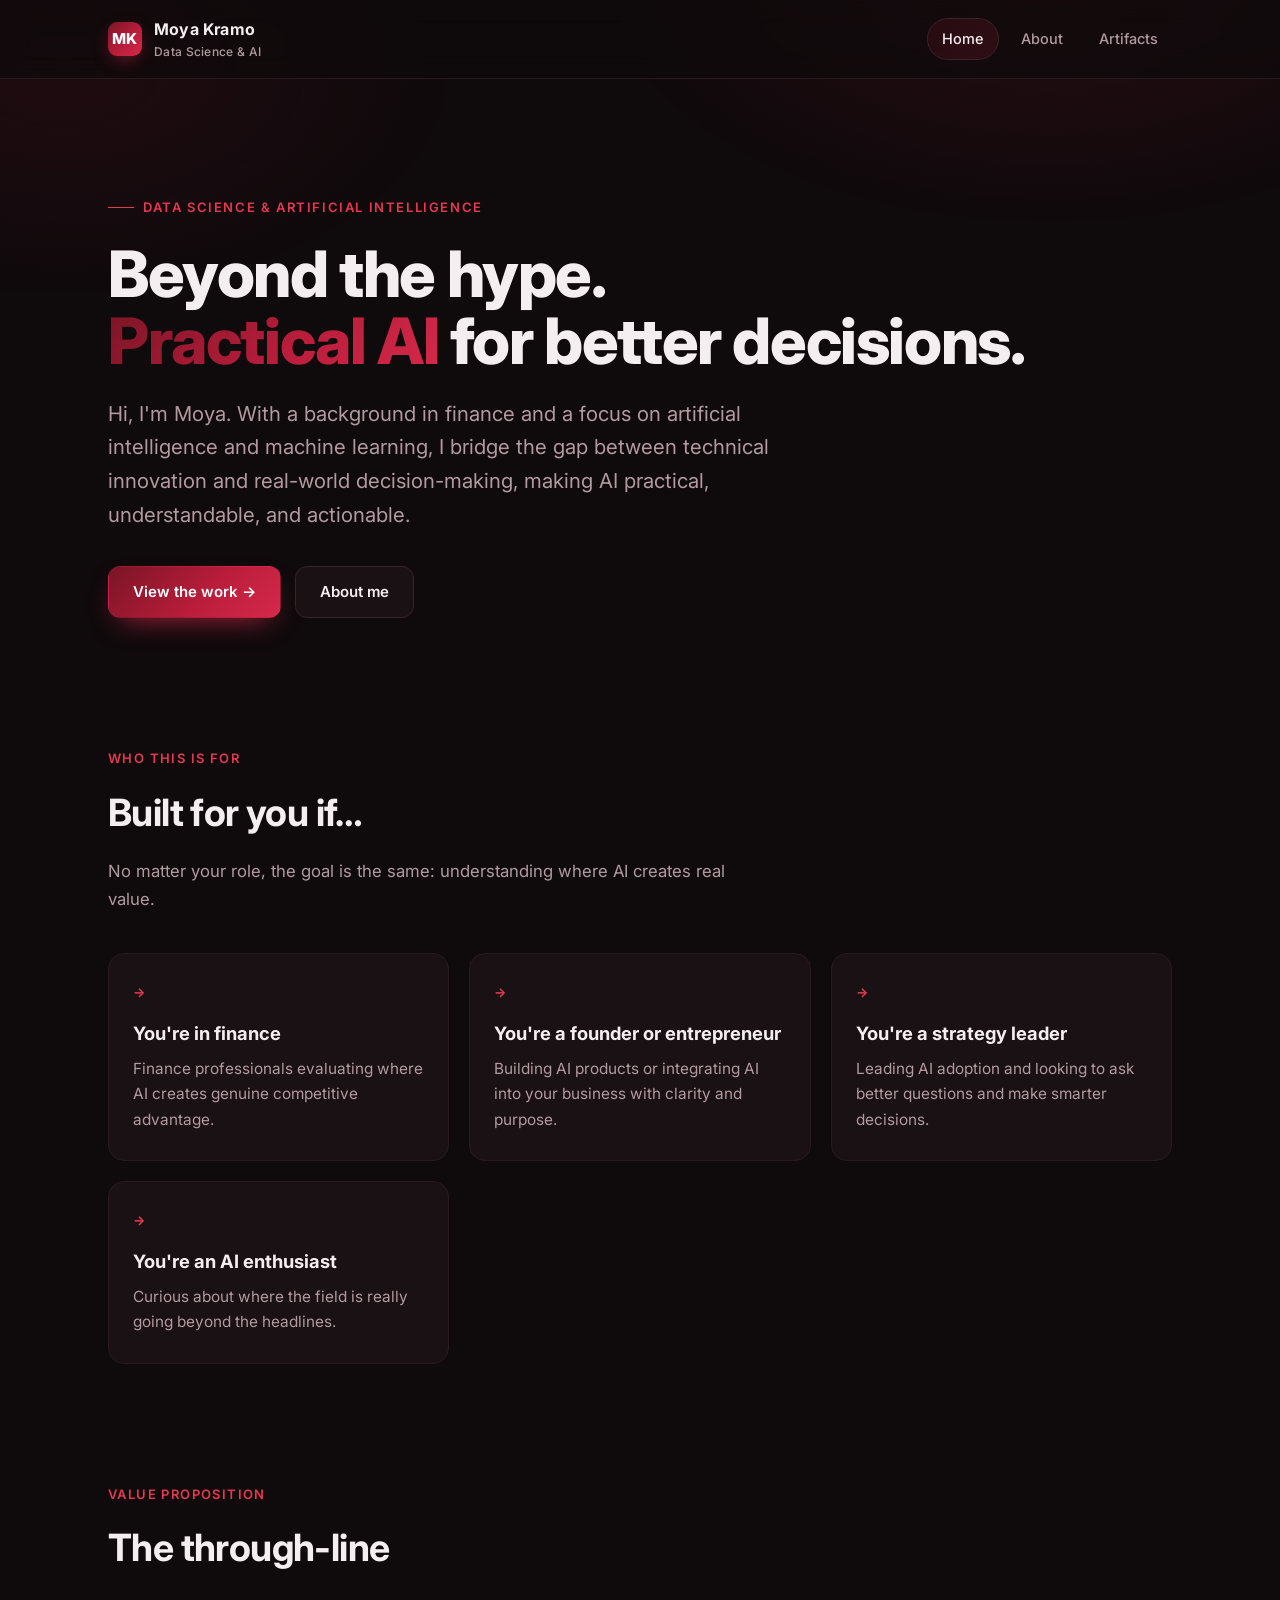
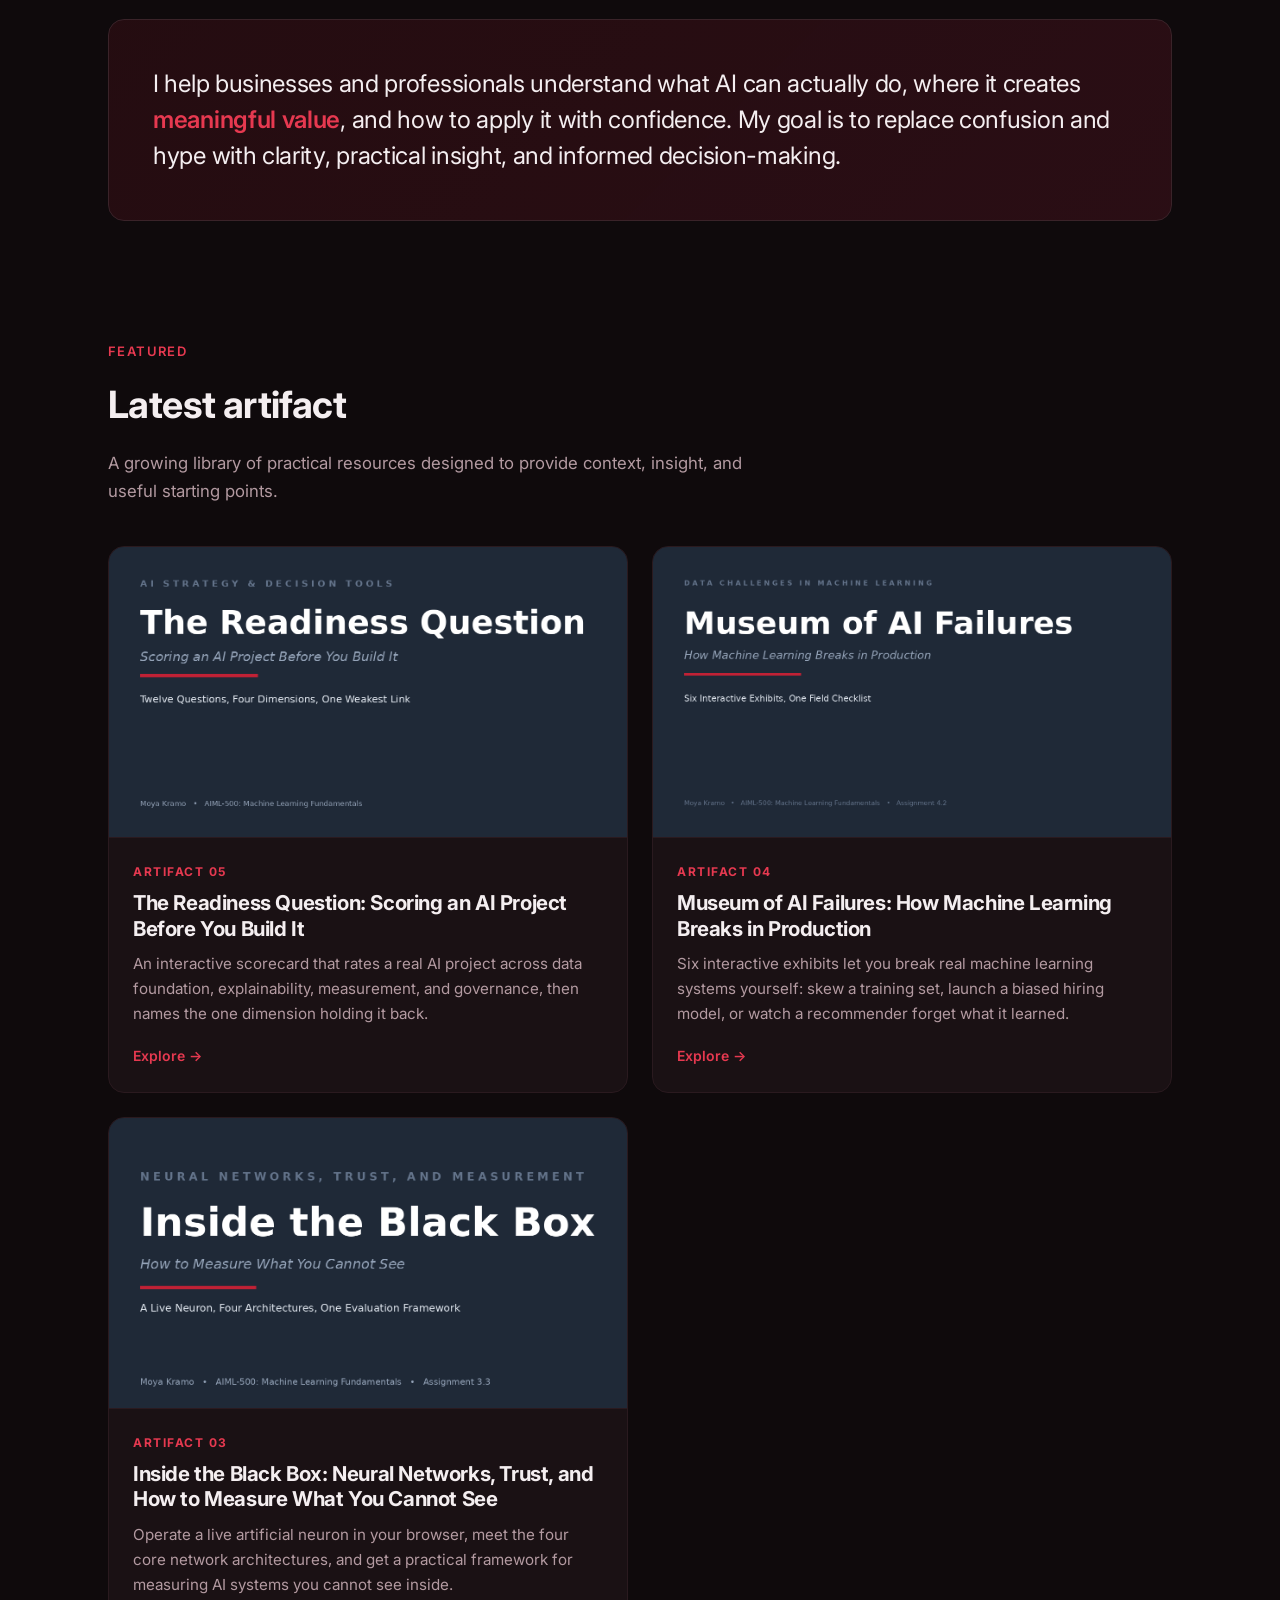
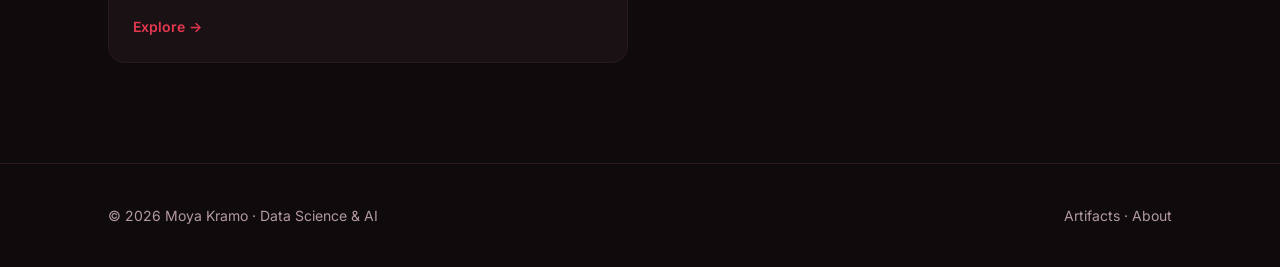
<file: index.html>
<!DOCTYPE html>
<html lang="en">
<head>
  <meta charset="UTF-8" />
  <meta name="viewport" content="width=device-width, initial-scale=1.0" />
  <title>Moya Kramo · AI / ML Portfolio</title>
  <meta name="description" content="Moya Kramo, Data Science & AI. Practical AI for better decisions." />
  <link rel="preconnect" href="https://fonts.googleapis.com" />
  <link rel="preconnect" href="https://fonts.gstatic.com" crossorigin />
  <link href="https://fonts.googleapis.com/css2?family=Inter:wght@400;500;600;700;800&display=swap" rel="stylesheet" />
  <link rel="stylesheet" href="assets/style.css" />
</head>
<body>
  <header class="site-header">
    <nav class="nav">
      <a class="brand" href="index.html">
        <span class="mark">MK</span>
        <span>Moya Kramo<small>Data Science &amp; AI</small></span>
      </a>
      <button class="nav-toggle" aria-label="Menu">&#9776;</button>
      <div class="nav-links">
        <a href="index.html" class="active">Home</a>
        <a href="about.html">About</a>
        <a href="artifacts.html">Artifacts</a>
      </div>
    </nav>
  </header>

  <main>
    <!-- HERO -->
    <section class="hero">
      <div class="wrap">
        <span class="eyebrow">Data Science &amp; Artificial Intelligence</span>
        <h1>Beyond the hype.<br /><span class="accent">Practical AI</span> for better decisions.</h1>
        <p class="lead">
          Hi, I'm Moya. With a background in finance and a focus on artificial intelligence and machine
          learning, I bridge the gap between technical innovation and real-world decision-making, making AI
          practical, understandable, and actionable.
        </p>
        <div class="cta-row">
          <a class="btn btn-primary" href="artifacts.html">View the work &rarr;</a>
          <a class="btn btn-ghost" href="about.html">About me</a>
        </div>
      </div>
    </section>

    <!-- VALUE PROP -->
    <section class="section">
      <div class="wrap">
        <div class="section-head">
          <div class="kicker">Who this is for</div>
          <h2>Built for you if&hellip;</h2>
          <p>No matter your role, the goal is the same: understanding where AI creates real value.</p>
        </div>
        <div class="value-grid">
          <div class="value-card">
            <div class="num">&rarr;</div>
            <h3>You're in finance</h3>
            <p>Finance professionals evaluating where AI creates genuine competitive advantage.</p>
          </div>
          <div class="value-card">
            <div class="num">&rarr;</div>
            <h3>You're a founder or entrepreneur</h3>
            <p>Building AI products or integrating AI into your business with clarity and purpose.</p>
          </div>
          <div class="value-card">
            <div class="num">&rarr;</div>
            <h3>You're a strategy leader</h3>
            <p>Leading AI adoption and looking to ask better questions and make smarter decisions.</p>
          </div>
          <div class="value-card">
            <div class="num">&rarr;</div>
            <h3>You're an AI enthusiast</h3>
            <p>Curious about where the field is really going beyond the headlines.</p>
          </div>
        </div>
      </div>
    </section>

    <!-- STATEMENT -->
    <section class="section">
      <div class="wrap">
        <div class="section-head">
          <div class="kicker">Value proposition</div>
          <h2>The through-line</h2>
        </div>
        <div class="statement">
          <p>
            I help businesses and professionals understand what AI can actually do, where it creates
            <span class="accent">meaningful value</span>, and how to apply it with confidence. My goal is to
            replace confusion and hype with clarity, practical insight, and informed decision-making.
          </p>
        </div>
      </div>
    </section>

    <!-- FEATURED ARTIFACT -->
    <section class="section">
      <div class="wrap">
        <div class="section-head">
          <div class="kicker">Featured</div>
          <h2>Latest artifact</h2>
          <p>A growing library of practical resources designed to provide context, insight, and useful starting points.</p>
        </div>
        <div class="art-grid">
          <a class="art-card" href="artifact-05.html">
            <div class="art-thumb"><img src="assets/artifacts/artifact-05-cover.png" alt="The Readiness Question cover" /></div>
            <div class="art-body">
              <div class="art-index">ARTIFACT 05</div>
              <h3>The Readiness Question: Scoring an AI Project Before You Build It</h3>
              <p>An interactive scorecard that rates a real AI project across data foundation, explainability, measurement, and governance, then names the one dimension holding it back.</p>
              <span class="art-more">Explore &rarr;</span>
            </div>
          </a>
          <a class="art-card" href="artifact-04.html">
            <div class="art-thumb"><img src="assets/artifacts/artifact-04-cover.png" alt="Museum of AI Failures cover" /></div>
            <div class="art-body">
              <div class="art-index">ARTIFACT 04</div>
              <h3>Museum of AI Failures: How Machine Learning Breaks in Production</h3>
              <p>Six interactive exhibits let you break real machine learning systems yourself: skew a training set, launch a biased hiring model, or watch a recommender forget what it learned.</p>
              <span class="art-more">Explore &rarr;</span>
            </div>
          </a>
          <a class="art-card" href="artifact-03.html">
            <div class="art-thumb"><img src="assets/artifacts/artifact-03-cover.png" alt="Inside the Black Box cover" /></div>
            <div class="art-body">
              <div class="art-index">ARTIFACT 03</div>
              <h3>Inside the Black Box: Neural Networks, Trust, and How to Measure What You Cannot See</h3>
              <p>Operate a live artificial neuron in your browser, meet the four core network architectures, and get a practical framework for measuring AI systems you cannot see inside.</p>
              <span class="art-more">Explore &rarr;</span>
            </div>
          </a>
        </div>
      </div>
    </section>
  </main>

  <footer class="site-footer">
    <div class="wrap">
      <div>&copy; 2026 Moya Kramo · Data Science &amp; AI</div>
      <div><a href="artifacts.html">Artifacts</a> · <a href="about.html">About</a></div>
    </div>
  </footer>

  <script src="assets/main.js"></script>
</body>
</html>
</file>
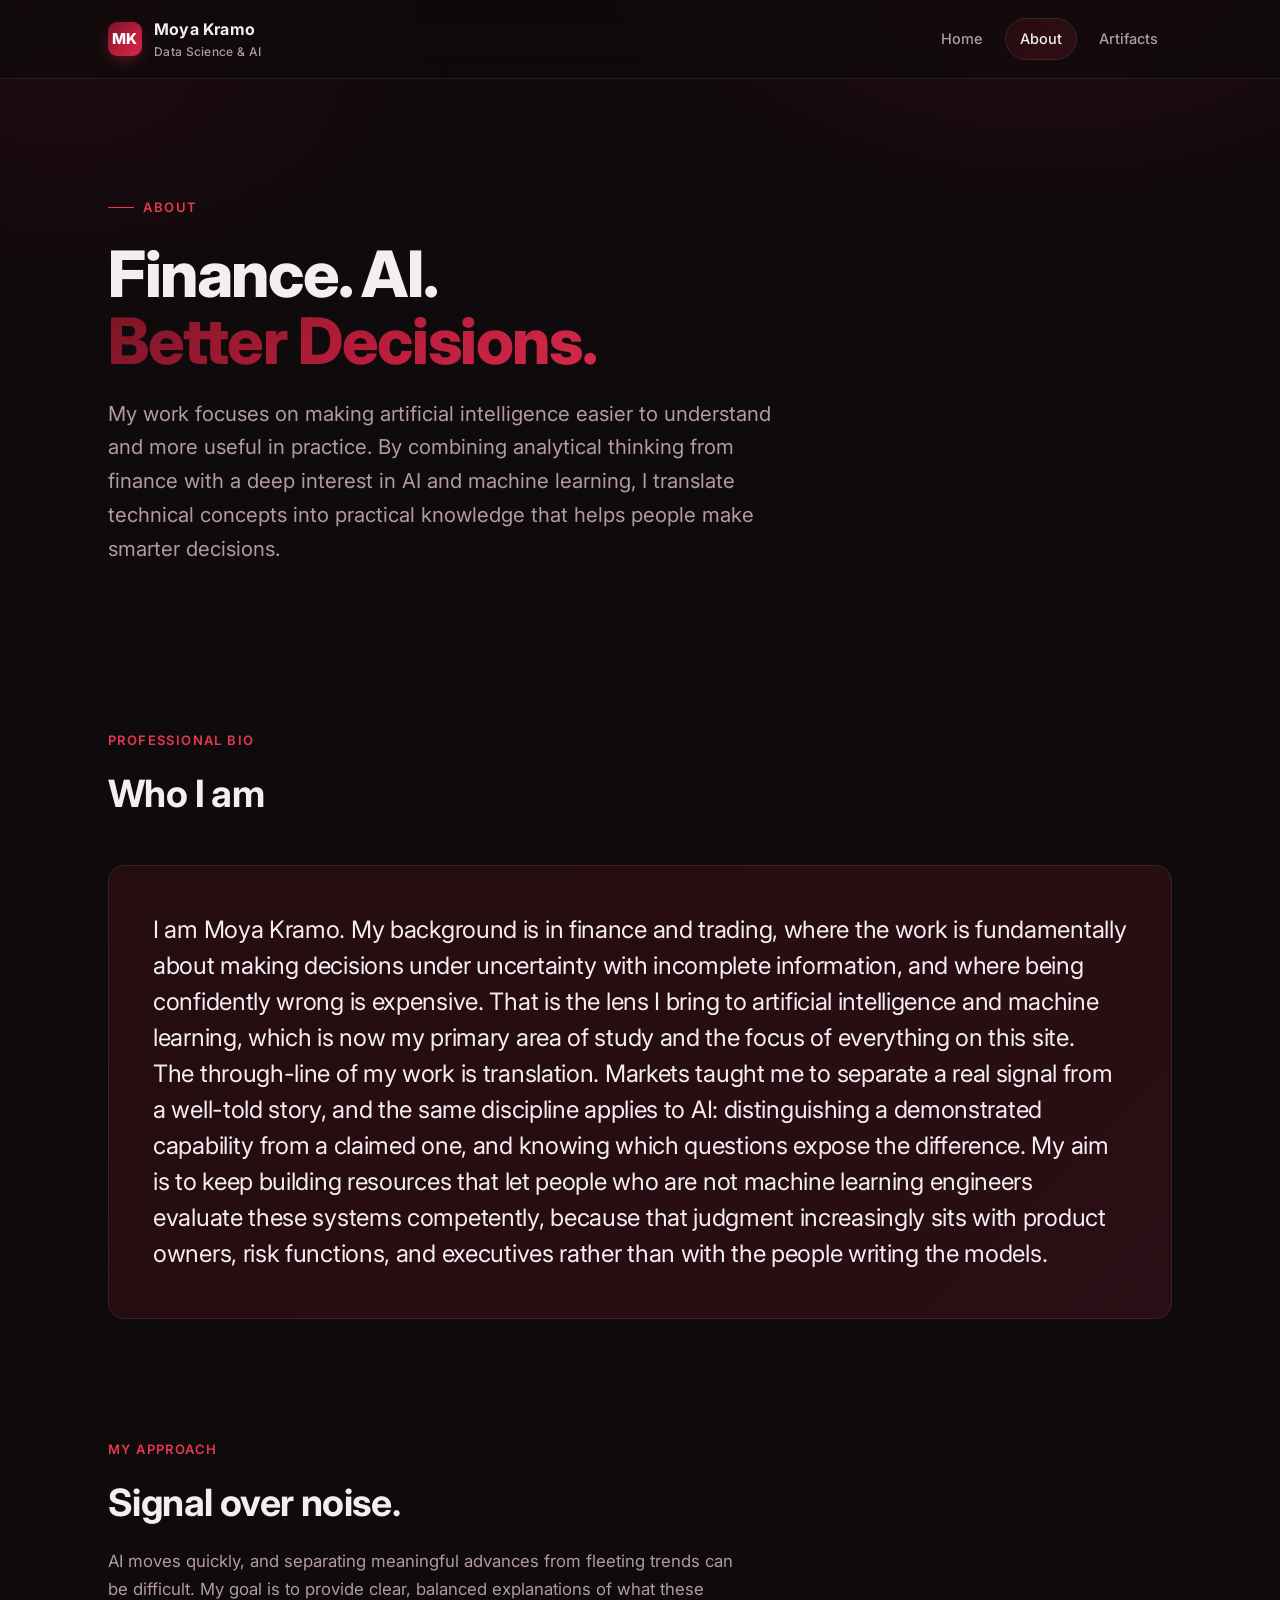
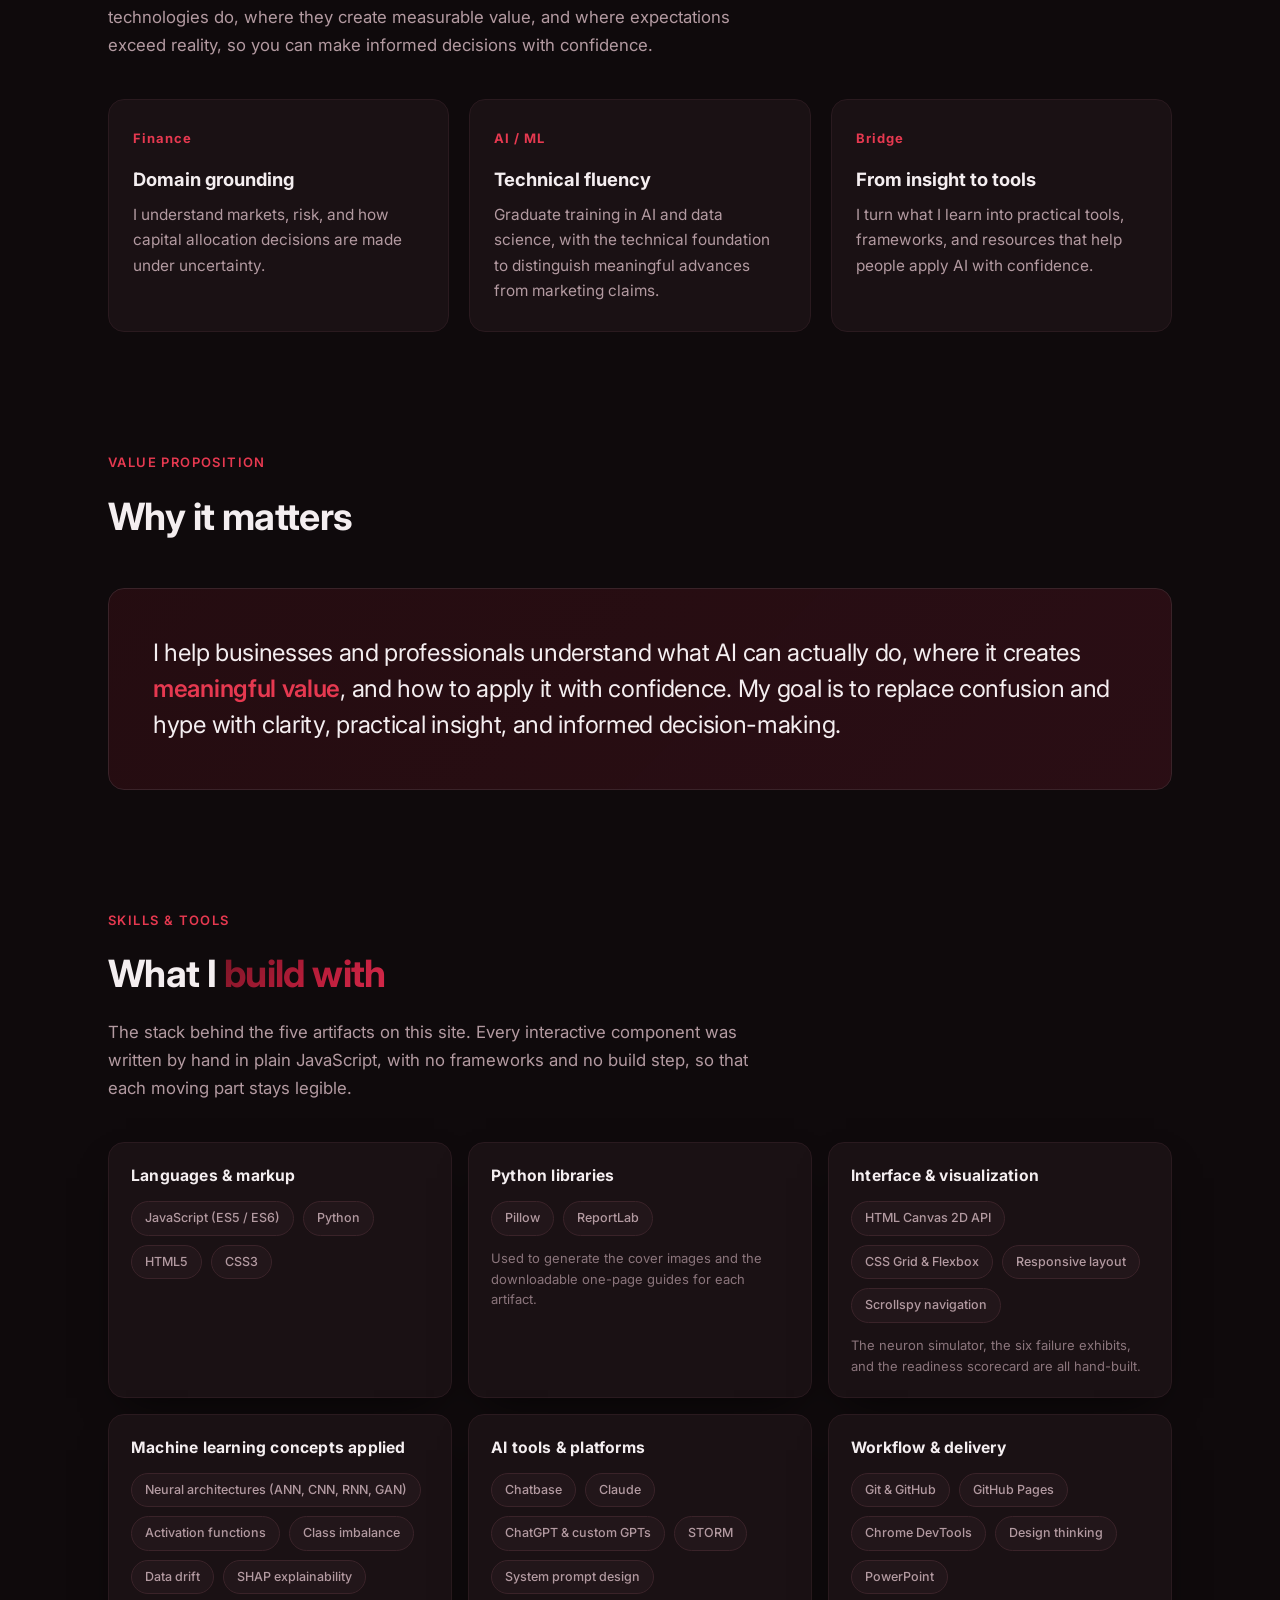
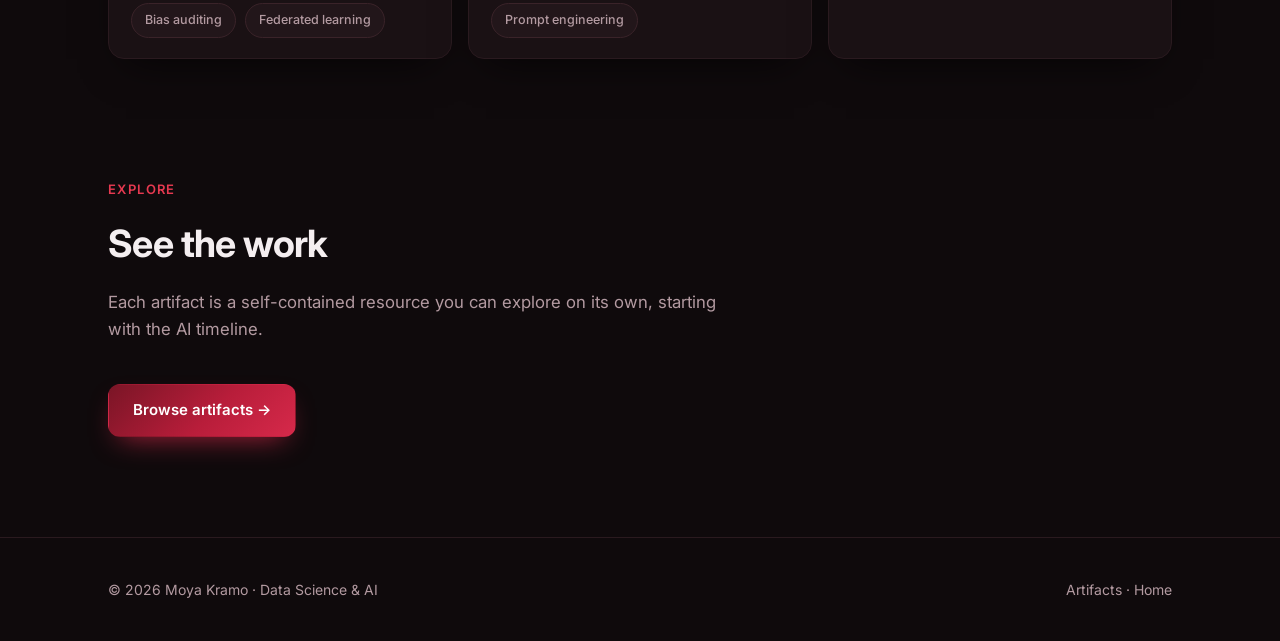
<file: about.html>
<!DOCTYPE html>
<html lang="en">
<head>
  <meta charset="UTF-8" />
  <meta name="viewport" content="width=device-width, initial-scale=1.0" />
  <title>About · Moya Kramo</title>
  <meta name="description" content="About Moya Kramo, Data Science & AI. Finance, AI, and better decisions." />
  <link rel="preconnect" href="https://fonts.googleapis.com" />
  <link rel="preconnect" href="https://fonts.gstatic.com" crossorigin />
  <link href="https://fonts.googleapis.com/css2?family=Inter:wght@400;500;600;700;800&display=swap" rel="stylesheet" />
  <link rel="stylesheet" href="assets/style.css" />
  <style>
    /* Scoped styles for the Skills & Tools grid. Uses the site's design tokens. */
    .skill-grid {
      display: grid; grid-template-columns: repeat(3, 1fr); gap: 16px;
    }
    @media (max-width: 980px) { .skill-grid { grid-template-columns: repeat(2, 1fr); } }
    @media (max-width: 640px) { .skill-grid { grid-template-columns: 1fr; } }
    .skill-card {
      background: var(--surface); border: 1px solid var(--border-soft);
      border-radius: var(--radius); padding: 20px 22px; box-shadow: var(--shadow);
    }
    .skill-card h3 {
      margin: 0 0 12px; font-size: .98rem; color: var(--text); letter-spacing: .2px;
    }
    .skill-card .pills { margin-bottom: 0; }
    .skill-card p {
      margin: 12px 0 0; font-size: 13px; color: var(--muted-2); line-height: 1.6;
    }
    .section-head h2 .accent {
      background: var(--grad);
      -webkit-background-clip: text; background-clip: text; color: transparent;
    }
  </style>
</head>
<body>
  <header class="site-header">
    <nav class="nav">
      <a class="brand" href="index.html">
        <span class="mark">MK</span>
        <span>Moya Kramo<small>Data Science &amp; AI</small></span>
      </a>
      <button class="nav-toggle" aria-label="Menu">&#9776;</button>
      <div class="nav-links">
        <a href="index.html">Home</a>
        <a href="about.html" class="active">About</a>
        <a href="artifacts.html">Artifacts</a>
      </div>
    </nav>
  </header>

  <main>
    <section class="hero">
      <div class="wrap">
        <span class="eyebrow">About</span>
        <h1>Finance. AI.<br /><span class="accent">Better Decisions.</span></h1>
        <p class="lead">
          My work focuses on making artificial intelligence easier to understand and more useful in practice.
          By combining analytical thinking from finance with a deep interest in AI and machine learning, I
          translate technical concepts into practical knowledge that helps people make smarter decisions.
        </p>
      </div>
    </section>

    <section class="section">
      <div class="wrap">
        <div class="section-head">
          <div class="kicker">Professional bio</div>
          <h2>Who I am</h2>
        </div>
        <div class="statement">
          <p>
            I am Moya Kramo. My background is in finance and trading, where the work is fundamentally about
            making decisions under uncertainty with incomplete information, and where being confidently wrong
            is expensive. That is the lens I bring to artificial intelligence and machine learning, which is
            now my primary area of study and the focus of everything on this site.
          </p>
          <p>
            The through-line of my work is translation. Markets taught me to separate a real signal from a
            well-told story, and the same discipline applies to AI: distinguishing a demonstrated capability
            from a claimed one, and knowing which questions expose the difference. My aim is to keep building
            resources that let people who are not machine learning engineers evaluate these systems
            competently, because that judgment increasingly sits with product owners, risk functions, and
            executives rather than with the people writing the models.
          </p>
        </div>
      </div>
    </section>

    <section class="section">
      <div class="wrap">
        <div class="section-head">
          <div class="kicker">My Approach</div>
          <h2>Signal over noise.</h2>
          <p>
            AI moves quickly, and separating meaningful advances from fleeting trends can be difficult. My goal
            is to provide clear, balanced explanations of what these technologies do, where they create
            measurable value, and where expectations exceed reality, so you can make informed decisions with
            confidence.
          </p>
        </div>
        <div class="value-grid">
          <div class="value-card">
            <div class="num">Finance</div>
            <h3>Domain grounding</h3>
            <p>I understand markets, risk, and how capital allocation decisions are made under uncertainty.</p>
          </div>
          <div class="value-card">
            <div class="num">AI / ML</div>
            <h3>Technical fluency</h3>
            <p>Graduate training in AI and data science, with the technical foundation to distinguish meaningful advances from marketing claims.</p>
          </div>
          <div class="value-card">
            <div class="num">Bridge</div>
            <h3>From insight to tools</h3>
            <p>I turn what I learn into practical tools, frameworks, and resources that help people apply AI with confidence.</p>
          </div>
        </div>
      </div>
    </section>

    <section class="section">
      <div class="wrap">
        <div class="section-head">
          <div class="kicker">Value proposition</div>
          <h2>Why it matters</h2>
        </div>
        <div class="statement">
          <p>
            I help businesses and professionals understand what AI can actually do, where it creates
            <span class="accent">meaningful value</span>, and how to apply it with confidence. My goal is to
            replace confusion and hype with clarity, practical insight, and informed decision-making.
          </p>
        </div>
      </div>
    </section>

    <section class="section">
      <div class="wrap">
        <div class="section-head">
          <div class="kicker">Skills &amp; tools</div>
          <h2>What I <span class="accent">build with</span></h2>
          <p>
            The stack behind the five artifacts on this site. Every interactive component was written by hand
            in plain JavaScript, with no frameworks and no build step, so that each moving part stays legible.
          </p>
        </div>
        <div class="skill-grid">
          <div class="skill-card">
            <h3>Languages &amp; markup</h3>
            <div class="pills">
              <span class="pill">JavaScript (ES5 / ES6)</span>
              <span class="pill">Python</span>
              <span class="pill">HTML5</span>
              <span class="pill">CSS3</span>
            </div>
          </div>
          <div class="skill-card">
            <h3>Python libraries</h3>
            <div class="pills">
              <span class="pill">Pillow</span>
              <span class="pill">ReportLab</span>
            </div>
            <p>Used to generate the cover images and the downloadable one-page guides for each artifact.</p>
          </div>
          <div class="skill-card">
            <h3>Interface &amp; visualization</h3>
            <div class="pills">
              <span class="pill">HTML Canvas 2D API</span>
              <span class="pill">CSS Grid &amp; Flexbox</span>
              <span class="pill">Responsive layout</span>
              <span class="pill">Scrollspy navigation</span>
            </div>
            <p>The neuron simulator, the six failure exhibits, and the readiness scorecard are all hand-built.</p>
          </div>
          <div class="skill-card">
            <h3>Machine learning concepts applied</h3>
            <div class="pills">
              <span class="pill">Neural architectures (ANN, CNN, RNN, GAN)</span>
              <span class="pill">Activation functions</span>
              <span class="pill">Class imbalance</span>
              <span class="pill">Data drift</span>
              <span class="pill">SHAP explainability</span>
              <span class="pill">Bias auditing</span>
              <span class="pill">Federated learning</span>
            </div>
          </div>
          <div class="skill-card">
            <h3>AI tools &amp; platforms</h3>
            <div class="pills">
              <span class="pill">Chatbase</span>
              <span class="pill">Claude</span>
              <span class="pill">ChatGPT &amp; custom GPTs</span>
              <span class="pill">STORM</span>
              <span class="pill">System prompt design</span>
              <span class="pill">Prompt engineering</span>
            </div>
          </div>
          <div class="skill-card">
            <h3>Workflow &amp; delivery</h3>
            <div class="pills">
              <span class="pill">Git &amp; GitHub</span>
              <span class="pill">GitHub Pages</span>
              <span class="pill">Chrome DevTools</span>
              <span class="pill">Design thinking</span>
              <span class="pill">PowerPoint</span>
            </div>
          </div>
        </div>
      </div>
    </section>

    <section class="section">
      <div class="wrap">
        <div class="section-head">
          <div class="kicker">Explore</div>
          <h2>See the work</h2>
          <p>Each artifact is a self-contained resource you can explore on its own, starting with the AI timeline.</p>
        </div>
        <div class="cta-row">
          <a class="btn btn-primary" href="artifacts.html">Browse artifacts &rarr;</a>
        </div>
      </div>
    </section>
  </main>

  <footer class="site-footer">
    <div class="wrap">
      <div>&copy; 2026 Moya Kramo · Data Science &amp; AI</div>
      <div><a href="artifacts.html">Artifacts</a> · <a href="index.html">Home</a></div>
    </div>
  </footer>

  <script src="assets/main.js"></script>
</body>
</html>
</file>
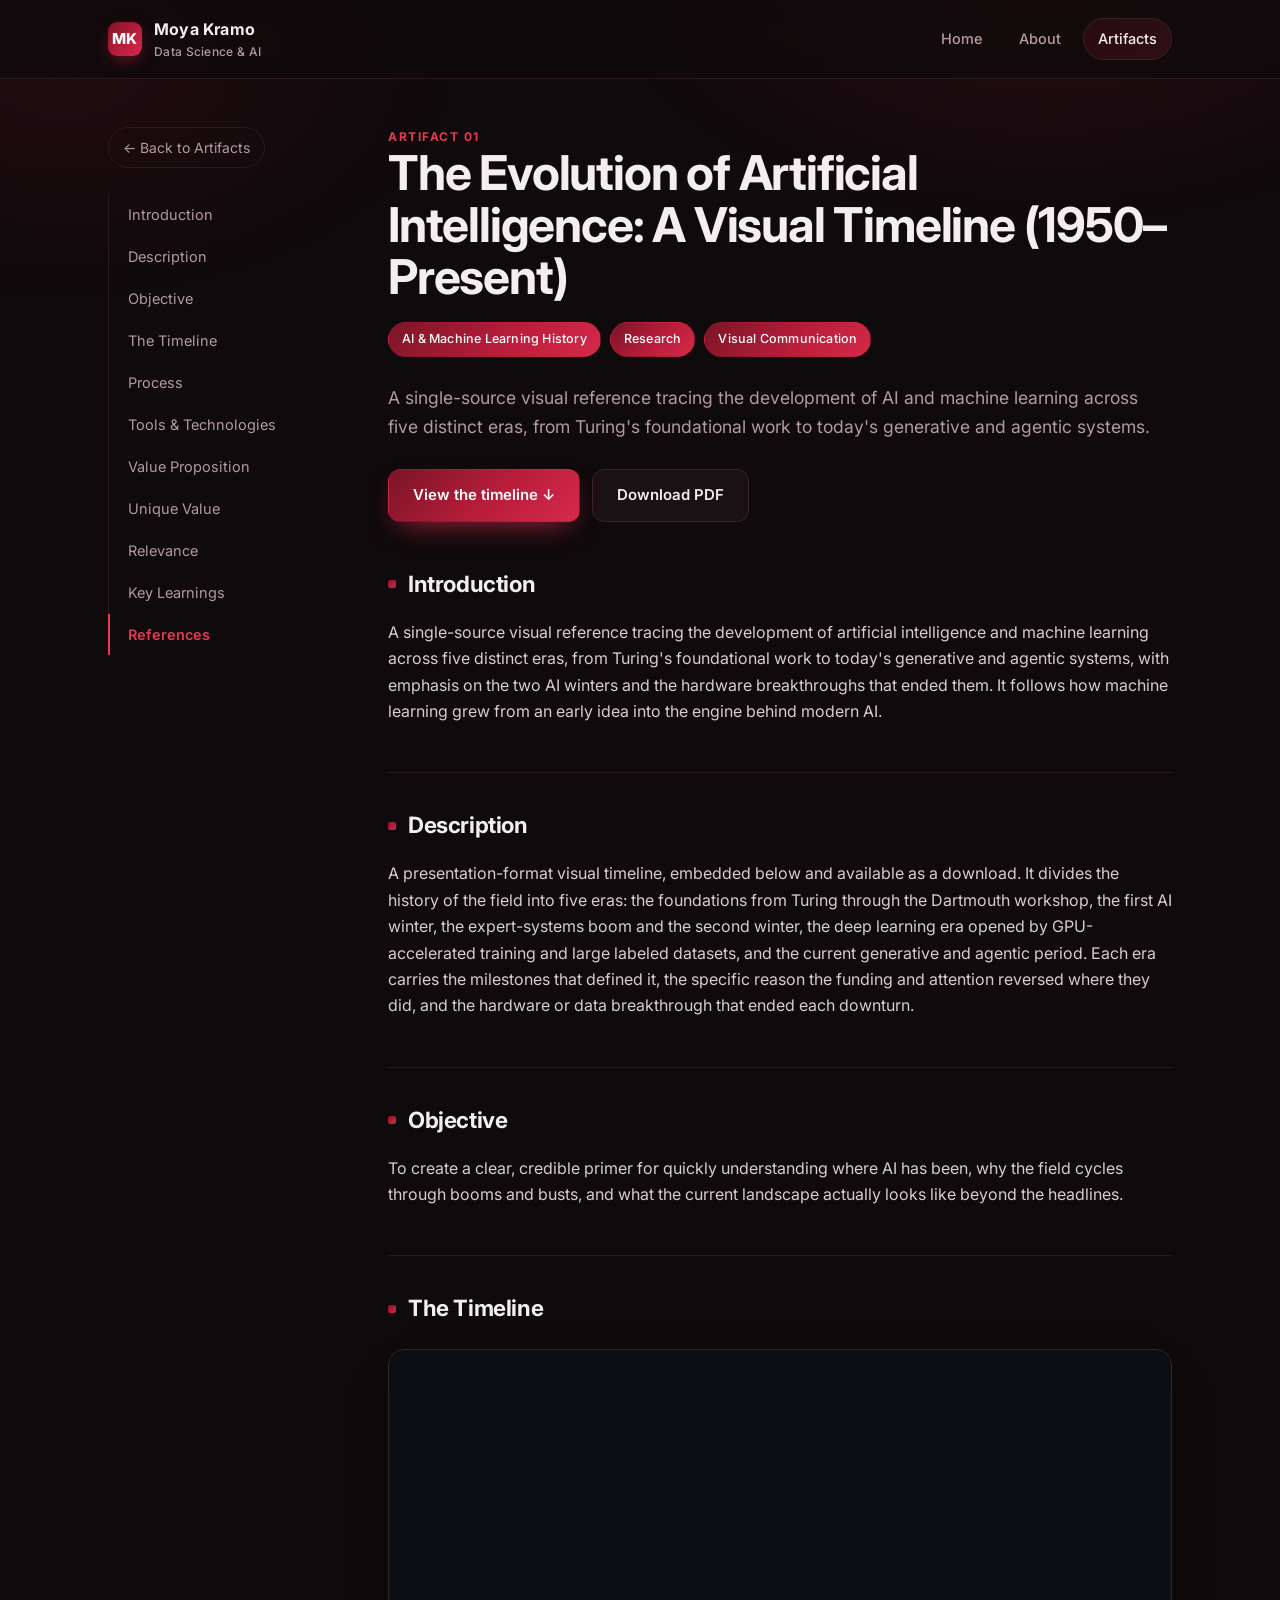
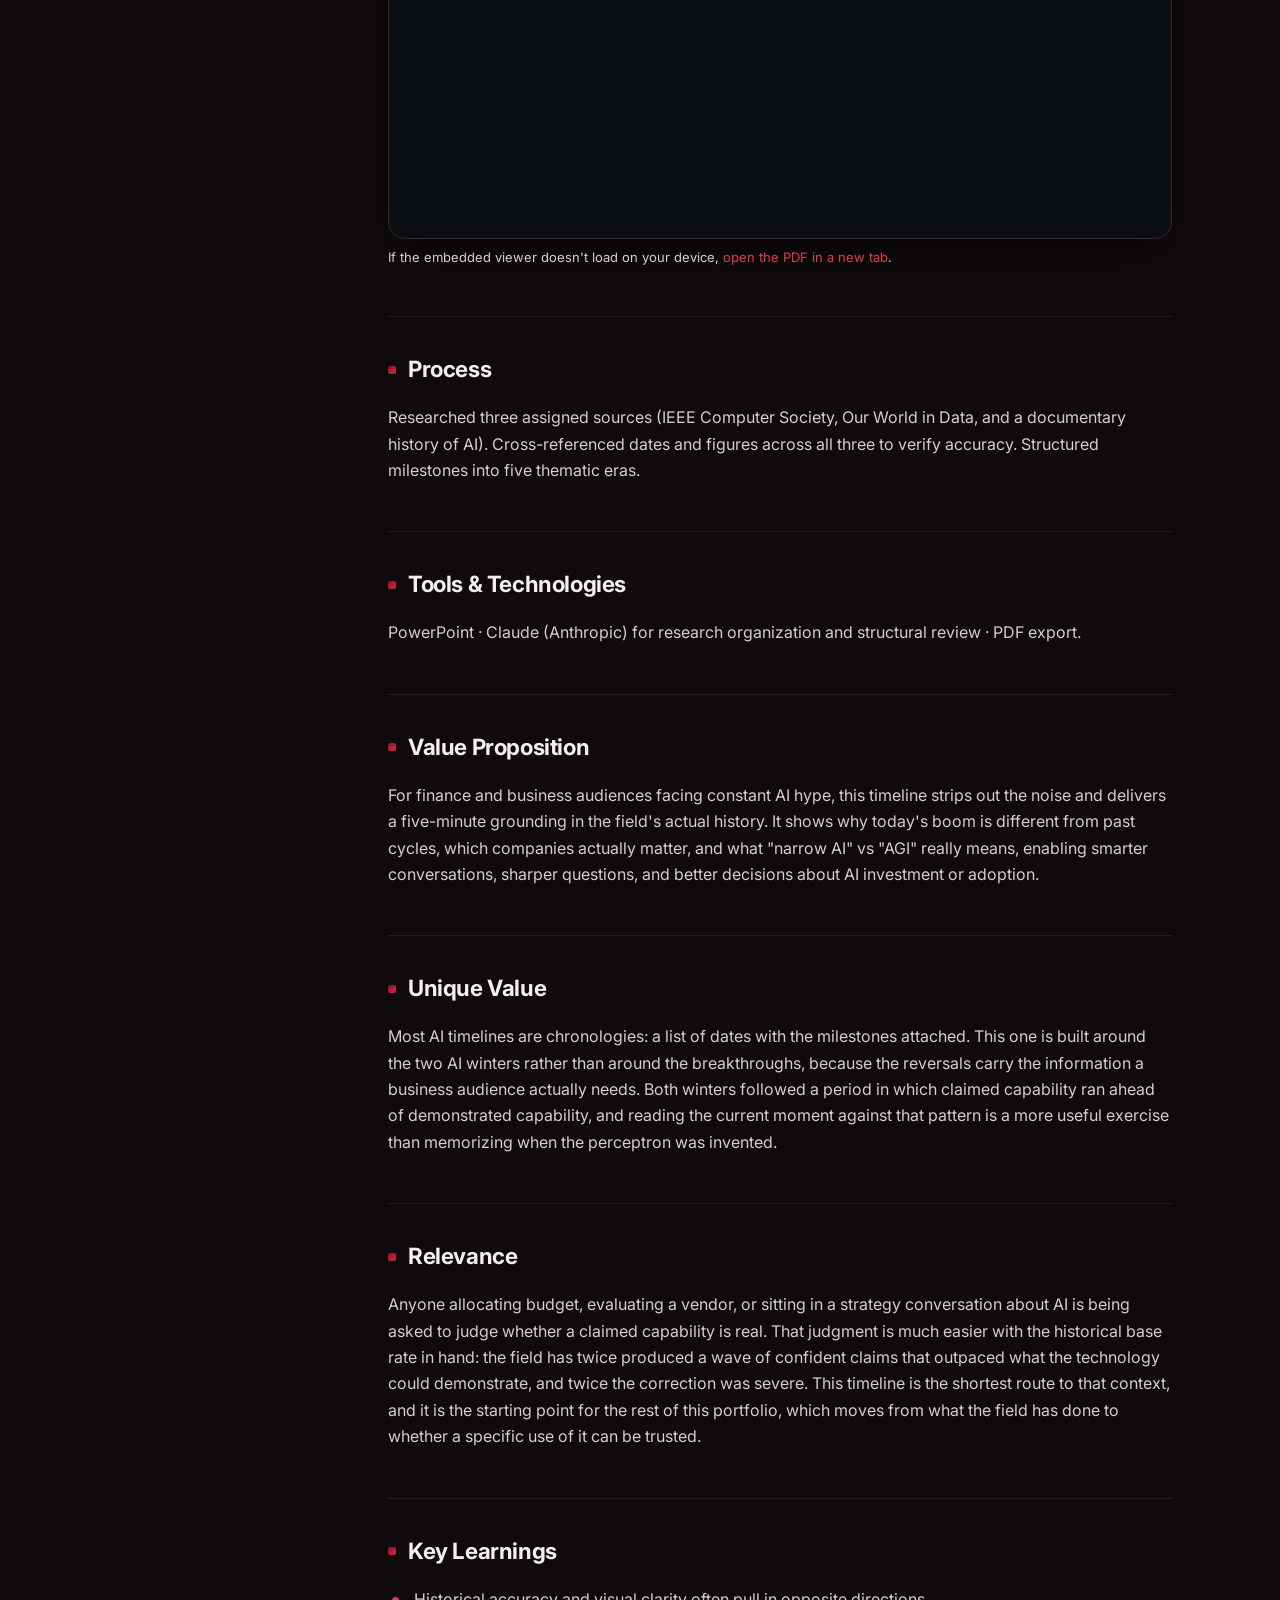
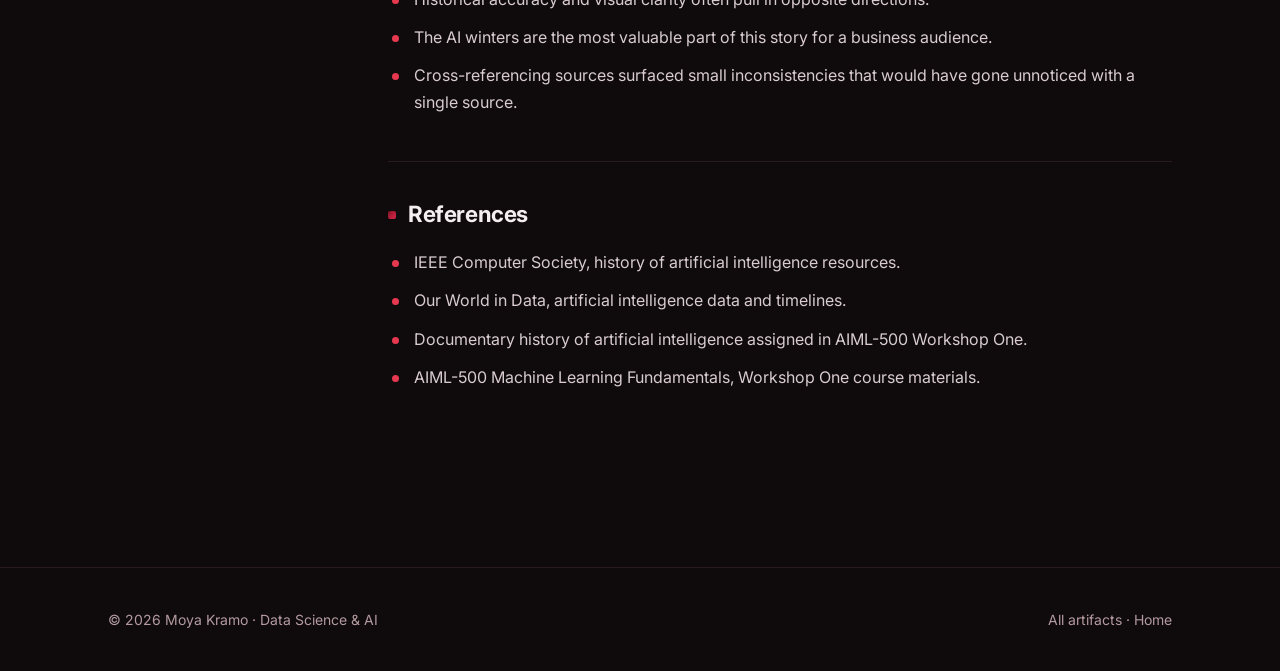
<file: artifact-01.html>
<!DOCTYPE html>
<html lang="en">
<head>
  <meta charset="UTF-8" />
  <meta name="viewport" content="width=device-width, initial-scale=1.0" />
  <title>The Evolution of AI: A Visual Timeline · Moya Kramo</title>
  <meta name="description" content="A single-source visual reference tracing AI's development across five eras, from Turing's foundational work to today's generative and agentic systems." />
  <link rel="preconnect" href="https://fonts.googleapis.com" />
  <link rel="preconnect" href="https://fonts.gstatic.com" crossorigin />
  <link href="https://fonts.googleapis.com/css2?family=Inter:wght@400;500;600;700;800&display=swap" rel="stylesheet" />
  <link rel="stylesheet" href="assets/style.css" />
</head>
<body>
  <header class="site-header">
    <nav class="nav">
      <a class="brand" href="index.html">
        <span class="mark">MK</span>
        <span>Moya Kramo<small>Data Science &amp; AI</small></span>
      </a>
      <button class="nav-toggle" aria-label="Menu">&#9776;</button>
      <div class="nav-links">
        <a href="index.html">Home</a>
        <a href="about.html">About</a>
        <a href="artifacts.html" class="active">Artifacts</a>
      </div>
    </nav>
  </header>

  <div class="wrap">
    <div class="detail">
      <!-- SIDEBAR -->
      <aside class="side-nav">
        <a class="back" href="artifacts.html">&larr; Back to Artifacts</a>
        <ul>
          <li><a href="#introduction" class="active">Introduction</a></li>
          <li><a href="#description">Description</a></li>
          <li><a href="#objective">Objective</a></li>
          <li><a href="#document">The Timeline</a></li>
          <li><a href="#process">Process</a></li>
          <li><a href="#tools">Tools &amp; Technologies</a></li>
          <li><a href="#value">Value Proposition</a></li>
          <li><a href="#unique">Unique Value</a></li>
          <li><a href="#relevance">Relevance</a></li>
          <li><a href="#learnings">Key Learnings</a></li>
          <li><a href="#references">References</a></li>
        </ul>
      </aside>

      <!-- MAIN -->
      <div class="detail-main">
        <header class="detail-header">
          <div class="art-index">ARTIFACT 01</div>
          <h1>The Evolution of Artificial Intelligence: A Visual Timeline (1950–Present)</h1>
          <div class="pills">
            <span class="pill brand">AI &amp; Machine Learning History</span>
            <span class="pill brand">Research</span>
            <span class="pill brand">Visual Communication</span>
          </div>
          <p class="sub">
            A single-source visual reference tracing the development of AI and machine learning across five
            distinct eras, from Turing's foundational work to today's generative and agentic systems.
          </p>
          <div class="doc-actions">
            <a class="btn btn-primary" href="#document">View the timeline &darr;</a>
            <a class="btn btn-ghost" href="assets/artifacts/AIML500_1.3_AI_Timeline_Kramo.pdf" download>Download PDF</a>
          </div>
        </header>

        <section class="art-section" id="introduction">
          <h2>Introduction</h2>
          <p>
            A single-source visual reference tracing the development of artificial intelligence and machine
            learning across five distinct eras, from Turing's foundational work to today's generative and
            agentic systems, with emphasis on the two AI winters and the hardware breakthroughs that ended
            them. It follows how machine learning grew from an early idea into the engine behind modern AI.
          </p>
        </section>

        <section class="art-section" id="description">
          <h2>Description</h2>
          <p>
            A presentation-format visual timeline, embedded below and available as a download. It divides the
            history of the field into five eras: the foundations from Turing through the Dartmouth workshop,
            the first AI winter, the expert-systems boom and the second winter, the deep learning era opened by
            GPU-accelerated training and large labeled datasets, and the current generative and agentic period.
            Each era carries the milestones that defined it, the specific reason the funding and attention
            reversed where they did, and the hardware or data breakthrough that ended each downturn.
          </p>
        </section>

        <section class="art-section" id="objective">
          <h2>Objective</h2>
          <p>
            To create a clear, credible primer for quickly understanding where AI has been, why the field
            cycles through booms and busts, and what the current landscape actually looks like beyond the
            headlines.
          </p>
        </section>

        <section class="art-section" id="document">
          <h2>The Timeline</h2>
          <iframe class="pdf-frame" src="assets/artifacts/AIML500_1.3_AI_Timeline_Kramo.pdf#view=FitH" title="The Evolution of AI Visual Timeline"></iframe>
          <p class="pdf-note">
            If the embedded viewer doesn't load on your device,
            <a href="assets/artifacts/AIML500_1.3_AI_Timeline_Kramo.pdf" style="color:var(--red-bright)">open the PDF in a new tab</a>.
          </p>
        </section>

        <section class="art-section" id="process">
          <h2>Process</h2>
          <p>
            Researched three assigned sources (IEEE Computer Society, Our World in Data, and a documentary history
            of AI). Cross-referenced dates and figures across all three to verify accuracy. Structured milestones
            into five thematic eras.
          </p>
        </section>

        <section class="art-section" id="tools">
          <h2>Tools &amp; Technologies</h2>
          <p>
            PowerPoint · Claude (Anthropic) for research organization and structural review · PDF export.
          </p>
        </section>

        <section class="art-section" id="value">
          <h2>Value Proposition</h2>
          <p>
            For finance and business audiences facing constant AI hype, this timeline strips out the noise and
            delivers a five-minute grounding in the field's actual history. It shows why today's boom is different
            from past cycles, which companies actually matter, and what "narrow AI" vs "AGI" really means, enabling
            smarter conversations, sharper questions, and better decisions about AI investment or adoption.
          </p>
        </section>

        <section class="art-section" id="unique">
          <h2>Unique Value</h2>
          <p>
            Most AI timelines are chronologies: a list of dates with the milestones attached. This one is built
            around the two AI winters rather than around the breakthroughs, because the reversals carry the
            information a business audience actually needs. Both winters followed a period in which claimed
            capability ran ahead of demonstrated capability, and reading the current moment against that
            pattern is a more useful exercise than memorizing when the perceptron was invented.
          </p>
        </section>

        <section class="art-section" id="relevance">
          <h2>Relevance</h2>
          <p>
            Anyone allocating budget, evaluating a vendor, or sitting in a strategy conversation about AI is
            being asked to judge whether a claimed capability is real. That judgment is much easier with the
            historical base rate in hand: the field has twice produced a wave of confident claims that
            outpaced what the technology could demonstrate, and twice the correction was severe. This timeline
            is the shortest route to that context, and it is the starting point for the rest of this
            portfolio, which moves from what the field has done to whether a specific use of it can be trusted.
          </p>
        </section>

        <section class="art-section" id="learnings">
          <h2>Key Learnings</h2>
          <ul>
            <li>Historical accuracy and visual clarity often pull in opposite directions.</li>
            <li>The AI winters are the most valuable part of this story for a business audience.</li>
            <li>Cross-referencing sources surfaced small inconsistencies that would have gone unnoticed with a single source.</li>
          </ul>
        </section>

        <section class="art-section" id="references">
          <h2>References</h2>
          <ul>
            <li>IEEE Computer Society, history of artificial intelligence resources.</li>
            <li>Our World in Data, artificial intelligence data and timelines.</li>
            <li>Documentary history of artificial intelligence assigned in AIML-500 Workshop One.</li>
            <li>AIML-500 Machine Learning Fundamentals, Workshop One course materials.</li>
          </ul>
        </section>
      </div>
    </div>
  </div>

  <footer class="site-footer">
    <div class="wrap">
      <div>&copy; 2026 Moya Kramo · Data Science &amp; AI</div>
      <div><a href="artifacts.html">All artifacts</a> · <a href="index.html">Home</a></div>
    </div>
  </footer>

  <script src="assets/main.js"></script>
</body>
</html>
</file>
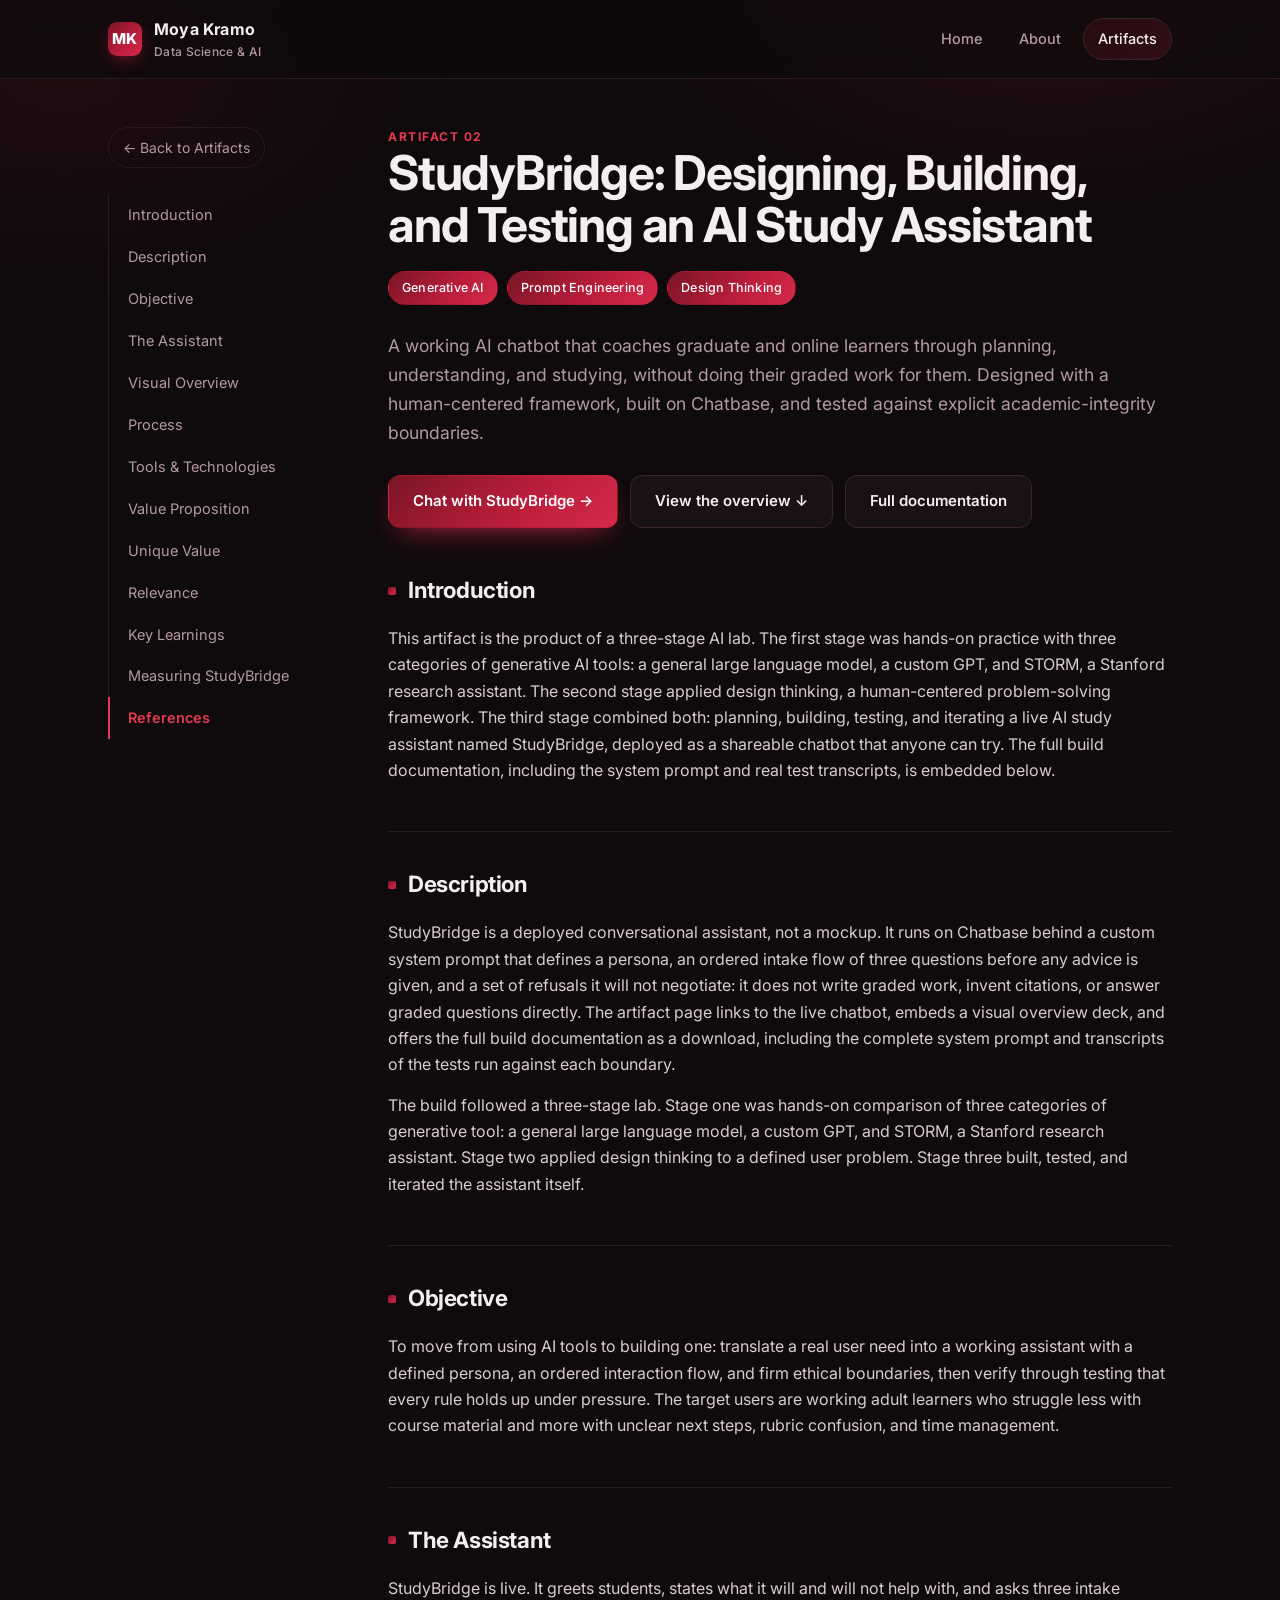
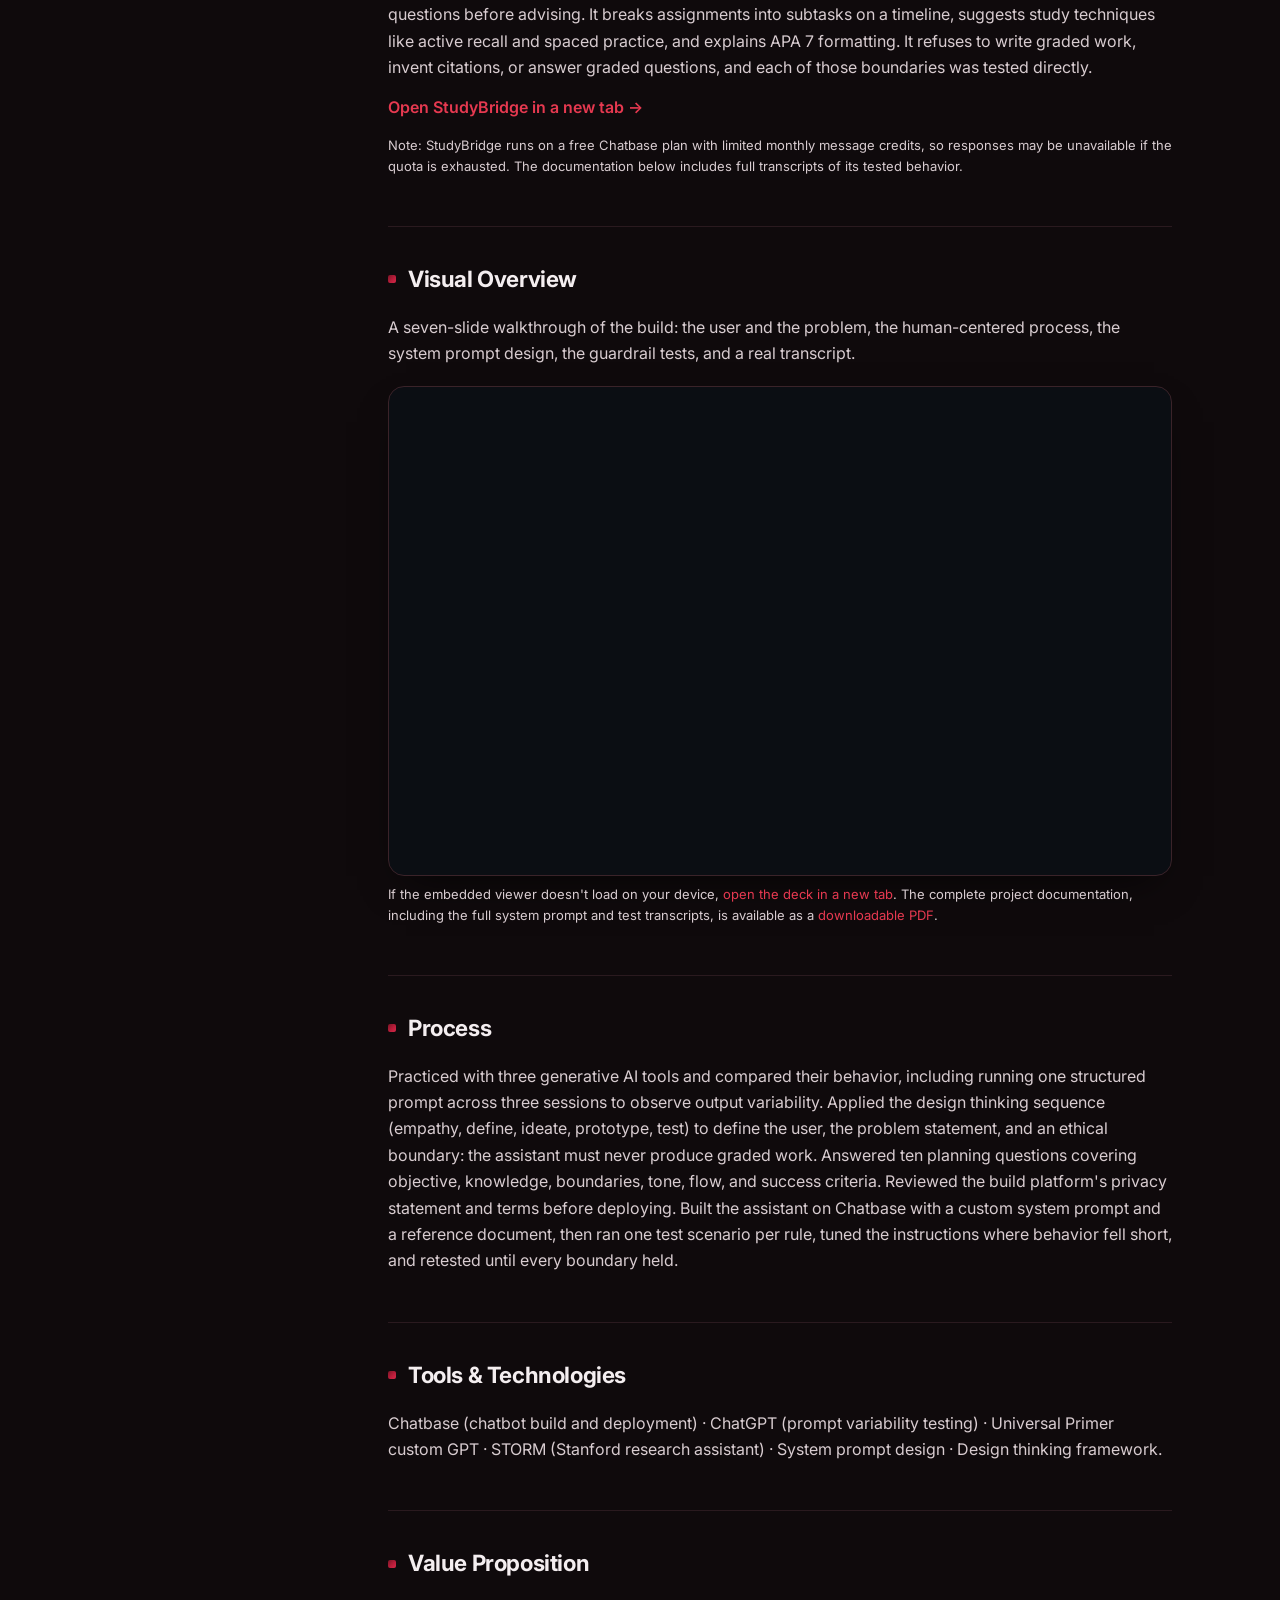
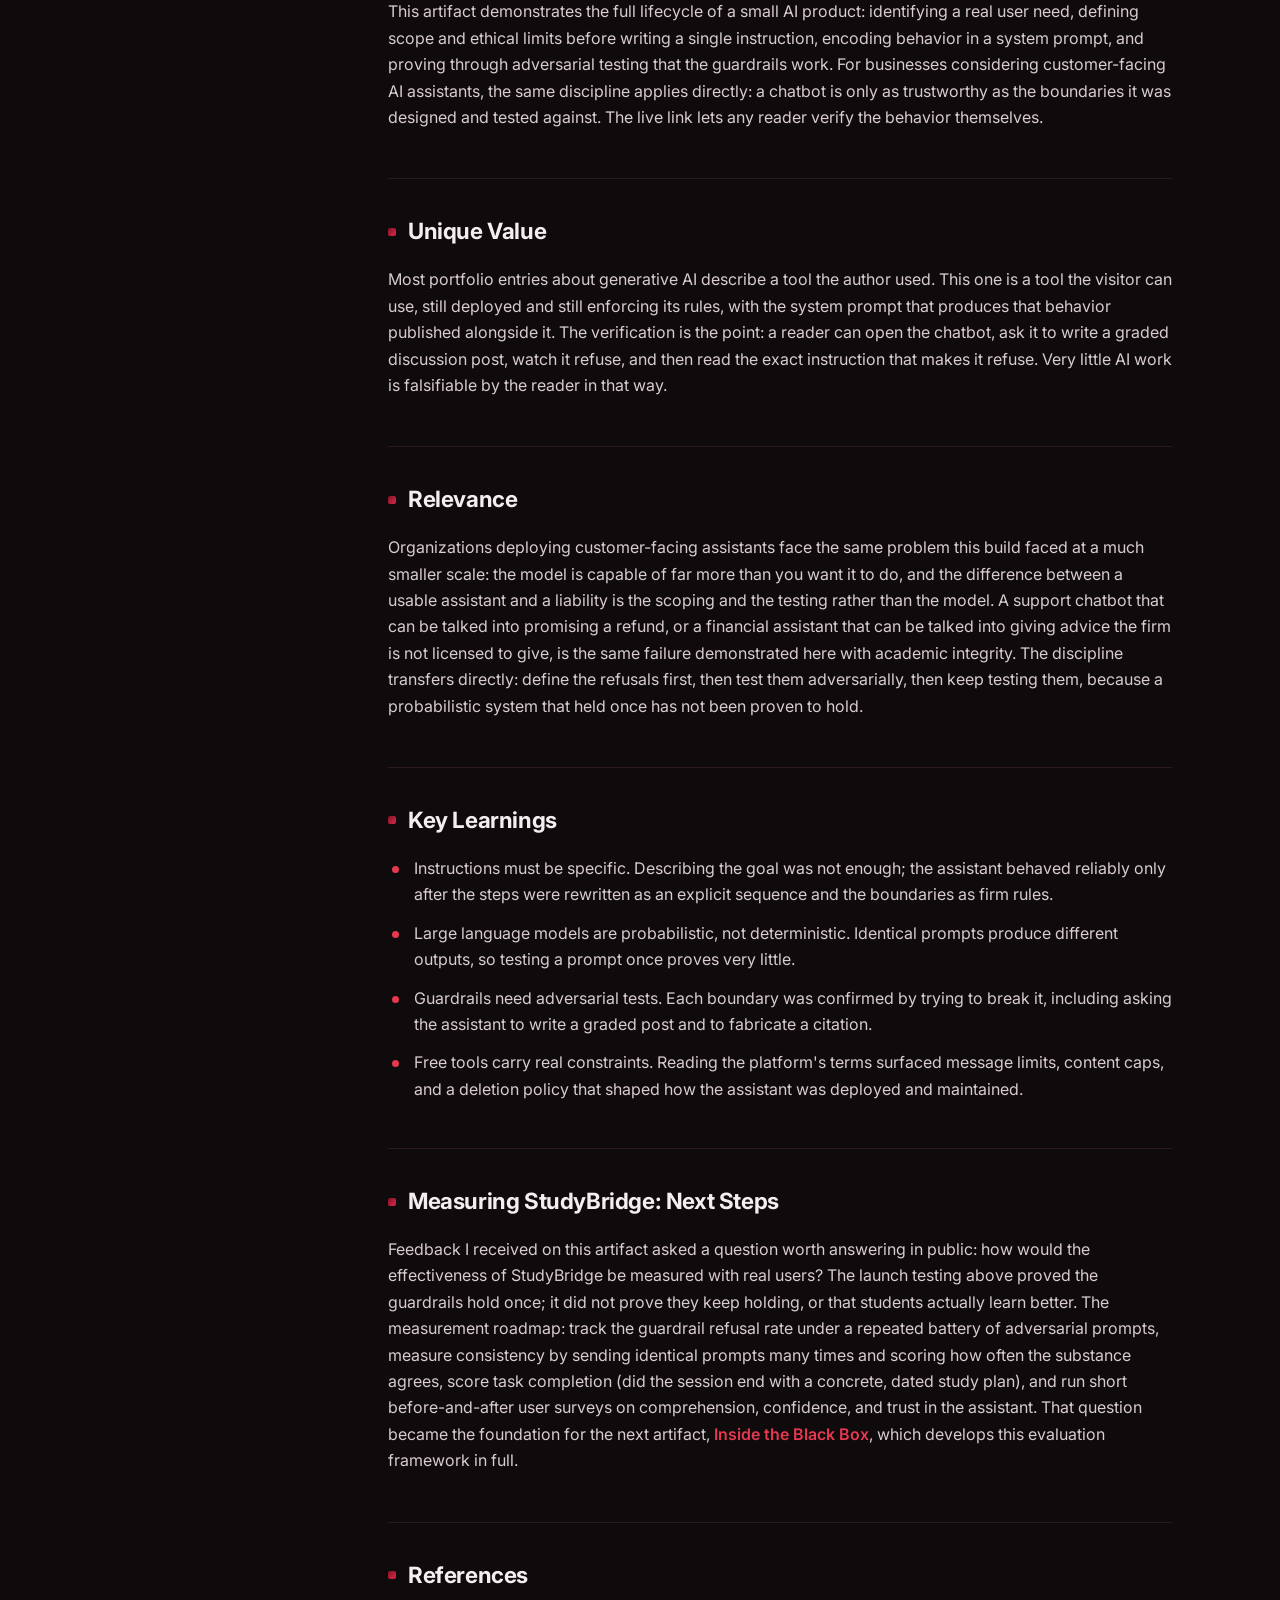
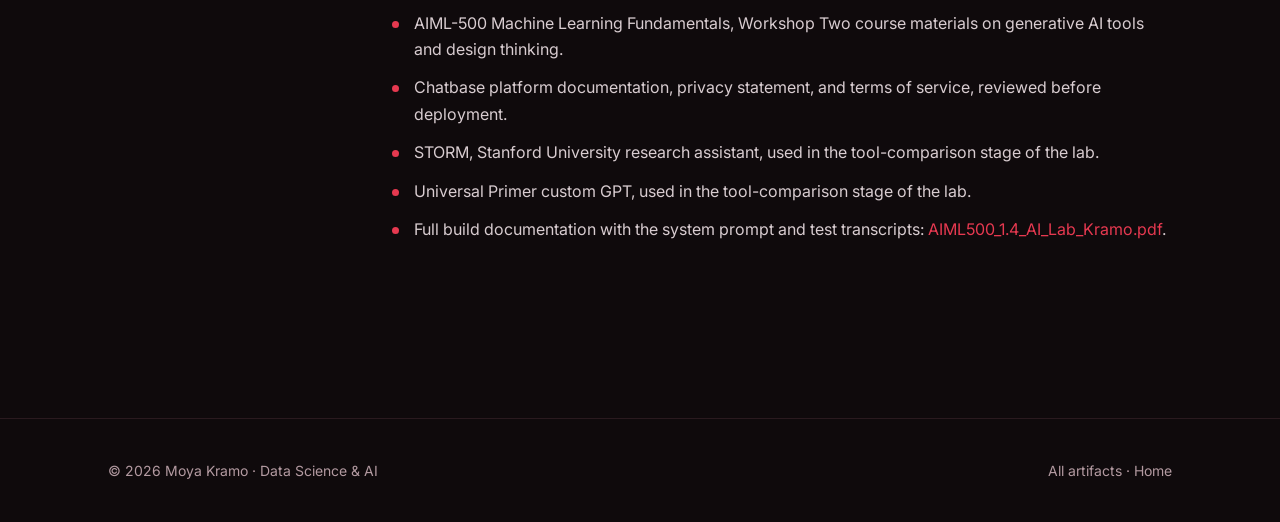
<file: artifact-02.html>
<!DOCTYPE html>
<html lang="en">
<head>
  <meta charset="UTF-8" />
  <meta name="viewport" content="width=device-width, initial-scale=1.0" />
  <title>StudyBridge: Building an AI Study Assistant · Moya Kramo</title>
  <meta name="description" content="A working AI study assistant for graduate and online learners, designed with a human-centered framework, built on Chatbase, and tested against explicit academic-integrity boundaries." />
  <link rel="preconnect" href="https://fonts.googleapis.com" />
  <link rel="preconnect" href="https://fonts.gstatic.com" crossorigin />
  <link href="https://fonts.googleapis.com/css2?family=Inter:wght@400;500;600;700;800&display=swap" rel="stylesheet" />
  <link rel="stylesheet" href="assets/style.css" />
</head>
<body>
  <header class="site-header">
    <nav class="nav">
      <a class="brand" href="index.html">
        <span class="mark">MK</span>
        <span>Moya Kramo<small>Data Science &amp; AI</small></span>
      </a>
      <button class="nav-toggle" aria-label="Menu">&#9776;</button>
      <div class="nav-links">
        <a href="index.html">Home</a>
        <a href="about.html">About</a>
        <a href="artifacts.html" class="active">Artifacts</a>
      </div>
    </nav>
  </header>

  <div class="wrap">
    <div class="detail">
      <!-- SIDEBAR -->
      <aside class="side-nav">
        <a class="back" href="artifacts.html">&larr; Back to Artifacts</a>
        <ul>
          <li><a href="#introduction" class="active">Introduction</a></li>
          <li><a href="#description">Description</a></li>
          <li><a href="#objective">Objective</a></li>
          <li><a href="#assistant">The Assistant</a></li>
          <li><a href="#document">Visual Overview</a></li>
          <li><a href="#process">Process</a></li>
          <li><a href="#tools">Tools &amp; Technologies</a></li>
          <li><a href="#value">Value Proposition</a></li>
          <li><a href="#unique">Unique Value</a></li>
          <li><a href="#relevance">Relevance</a></li>
          <li><a href="#learnings">Key Learnings</a></li>
          <li><a href="#measurement">Measuring StudyBridge</a></li>
          <li><a href="#references">References</a></li>
        </ul>
      </aside>

      <!-- MAIN -->
      <div class="detail-main">
        <header class="detail-header">
          <div class="art-index">ARTIFACT 02</div>
          <h1>StudyBridge: Designing, Building, and Testing an AI Study Assistant</h1>
          <div class="pills">
            <span class="pill brand">Generative AI</span>
            <span class="pill brand">Prompt Engineering</span>
            <span class="pill brand">Design Thinking</span>
          </div>
          <p class="sub">
            A working AI chatbot that coaches graduate and online learners through planning, understanding,
            and studying, without doing their graded work for them. Designed with a human-centered framework,
            built on Chatbase, and tested against explicit academic-integrity boundaries.
          </p>
          <div class="doc-actions">
            <a class="btn btn-primary" href="https://www.chatbase.co/W1hpFMcUQwDGH7E_cpqnx/help" target="_blank" rel="noopener">Chat with StudyBridge &rarr;</a>
            <a class="btn btn-ghost" href="#document">View the overview &darr;</a>
            <a class="btn btn-ghost" href="assets/artifacts/AIML500_1.4_AI_Lab_Kramo.pdf" download>Full documentation</a>
          </div>
        </header>

        <section class="art-section" id="introduction">
          <h2>Introduction</h2>
          <p>
            This artifact is the product of a three-stage AI lab. The first stage was hands-on practice with
            three categories of generative AI tools: a general large language model, a custom GPT, and STORM,
            a Stanford research assistant. The second stage applied design thinking, a human-centered
            problem-solving framework. The third stage combined both: planning, building, testing, and
            iterating a live AI study assistant named StudyBridge, deployed as a shareable chatbot that
            anyone can try. The full build documentation, including the system prompt and real test
            transcripts, is embedded below.
          </p>
        </section>

        <section class="art-section" id="description">
          <h2>Description</h2>
          <p>
            StudyBridge is a deployed conversational assistant, not a mockup. It runs on Chatbase behind a
            custom system prompt that defines a persona, an ordered intake flow of three questions before any
            advice is given, and a set of refusals it will not negotiate: it does not write graded work,
            invent citations, or answer graded questions directly. The artifact page links to the live
            chatbot, embeds a visual overview deck, and offers the full build documentation as a download,
            including the complete system prompt and transcripts of the tests run against each boundary.
          </p>
          <p>
            The build followed a three-stage lab. Stage one was hands-on comparison of three categories of
            generative tool: a general large language model, a custom GPT, and STORM, a Stanford research
            assistant. Stage two applied design thinking to a defined user problem. Stage three built, tested,
            and iterated the assistant itself.
          </p>
        </section>

        <section class="art-section" id="objective">
          <h2>Objective</h2>
          <p>
            To move from using AI tools to building one: translate a real user need into a working assistant
            with a defined persona, an ordered interaction flow, and firm ethical boundaries, then verify
            through testing that every rule holds up under pressure. The target users are working adult
            learners who struggle less with course material and more with unclear next steps, rubric
            confusion, and time management.
          </p>
        </section>

        <section class="art-section" id="assistant">
          <h2>The Assistant</h2>
          <p>
            StudyBridge is live. It greets students, states what it will and will not help with, and asks
            three intake questions before advising. It breaks assignments into subtasks on a timeline,
            suggests study techniques like active recall and spaced practice, and explains APA 7 formatting.
            It refuses to write graded work, invent citations, or answer graded questions, and each of those
            boundaries was tested directly.
          </p>
          <p>
            <a href="https://www.chatbase.co/W1hpFMcUQwDGH7E_cpqnx/help" target="_blank" rel="noopener" style="color:var(--red-bright); font-weight:600;">Open StudyBridge in a new tab &rarr;</a>
          </p>
          <p class="pdf-note">
            Note: StudyBridge runs on a free Chatbase plan with limited monthly message credits, so responses
            may be unavailable if the quota is exhausted. The documentation below includes full transcripts of
            its tested behavior.
          </p>
        </section>

        <section class="art-section" id="document">
          <h2>Visual Overview</h2>
          <p>
            A seven-slide walkthrough of the build: the user and the problem, the human-centered process,
            the system prompt design, the guardrail tests, and a real transcript.
          </p>
          <iframe class="pdf-frame" src="assets/artifacts/AIML500_1.4_StudyBridge_Kramo.pdf#view=FitH" title="StudyBridge visual overview deck"></iframe>
          <p class="pdf-note">
            If the embedded viewer doesn't load on your device,
            <a href="assets/artifacts/AIML500_1.4_StudyBridge_Kramo.pdf" style="color:var(--red-bright)">open the deck in a new tab</a>.
            The complete project documentation, including the full system prompt and test transcripts, is available as a
            <a href="assets/artifacts/AIML500_1.4_AI_Lab_Kramo.pdf" style="color:var(--red-bright)">downloadable PDF</a>.
          </p>
        </section>

        <section class="art-section" id="process">
          <h2>Process</h2>
          <p>
            Practiced with three generative AI tools and compared their behavior, including running one
            structured prompt across three sessions to observe output variability. Applied the design
            thinking sequence (empathy, define, ideate, prototype, test) to define the user, the problem
            statement, and an ethical boundary: the assistant must never produce graded work. Answered ten
            planning questions covering objective, knowledge, boundaries, tone, flow, and success criteria.
            Reviewed the build platform's privacy statement and terms before deploying. Built the assistant
            on Chatbase with a custom system prompt and a reference document, then ran one test scenario per
            rule, tuned the instructions where behavior fell short, and retested until every boundary held.
          </p>
        </section>

        <section class="art-section" id="tools">
          <h2>Tools &amp; Technologies</h2>
          <p>
            Chatbase (chatbot build and deployment) · ChatGPT (prompt variability testing) · Universal Primer
            custom GPT · STORM (Stanford research assistant) · System prompt design · Design thinking framework.
          </p>
        </section>

        <section class="art-section" id="value">
          <h2>Value Proposition</h2>
          <p>
            This artifact demonstrates the full lifecycle of a small AI product: identifying a real user need,
            defining scope and ethical limits before writing a single instruction, encoding behavior in a
            system prompt, and proving through adversarial testing that the guardrails work. For businesses
            considering customer-facing AI assistants, the same discipline applies directly: a chatbot is only
            as trustworthy as the boundaries it was designed and tested against. The live link lets any reader
            verify the behavior themselves.
          </p>
        </section>

        <section class="art-section" id="unique">
          <h2>Unique Value</h2>
          <p>
            Most portfolio entries about generative AI describe a tool the author used. This one is a tool the
            visitor can use, still deployed and still enforcing its rules, with the system prompt that produces
            that behavior published alongside it. The verification is the point: a reader can open the chatbot,
            ask it to write a graded discussion post, watch it refuse, and then read the exact instruction that
            makes it refuse. Very little AI work is falsifiable by the reader in that way.
          </p>
        </section>

        <section class="art-section" id="relevance">
          <h2>Relevance</h2>
          <p>
            Organizations deploying customer-facing assistants face the same problem this build faced at a much
            smaller scale: the model is capable of far more than you want it to do, and the difference between a
            usable assistant and a liability is the scoping and the testing rather than the model. A support
            chatbot that can be talked into promising a refund, or a financial assistant that can be talked into
            giving advice the firm is not licensed to give, is the same failure demonstrated here with academic
            integrity. The discipline transfers directly: define the refusals first, then test them adversarially,
            then keep testing them, because a probabilistic system that held once has not been proven to hold.
          </p>
        </section>

        <section class="art-section" id="learnings">
          <h2>Key Learnings</h2>
          <ul>
            <li>Instructions must be specific. Describing the goal was not enough; the assistant behaved reliably only after the steps were rewritten as an explicit sequence and the boundaries as firm rules.</li>
            <li>Large language models are probabilistic, not deterministic. Identical prompts produce different outputs, so testing a prompt once proves very little.</li>
            <li>Guardrails need adversarial tests. Each boundary was confirmed by trying to break it, including asking the assistant to write a graded post and to fabricate a citation.</li>
            <li>Free tools carry real constraints. Reading the platform's terms surfaced message limits, content caps, and a deletion policy that shaped how the assistant was deployed and maintained.</li>
          </ul>
        </section>

        <section class="art-section" id="measurement">
          <h2>Measuring StudyBridge: Next Steps</h2>
          <p>
            Feedback I received on this artifact asked a question worth answering in public: how would the
            effectiveness of StudyBridge be measured with real users? The launch testing above proved the
            guardrails hold once; it did not prove they keep holding, or that students actually learn better.
            The measurement roadmap: track the guardrail refusal rate under a repeated battery of adversarial
            prompts, measure consistency by sending identical prompts many times and scoring how often the
            substance agrees, score task completion (did the session end with a concrete, dated study plan),
            and run short before-and-after user surveys on comprehension, confidence, and trust in the
            assistant. That question became the foundation for the next artifact,
            <a href="artifact-03.html" style="color:var(--red-bright); font-weight:600;">Inside the Black Box</a>,
            which develops this evaluation framework in full.
          </p>
        </section>

        <section class="art-section" id="references">
          <h2>References</h2>
          <ul>
            <li>AIML-500 Machine Learning Fundamentals, Workshop Two course materials on generative AI tools and design thinking.</li>
            <li>Chatbase platform documentation, privacy statement, and terms of service, reviewed before deployment.</li>
            <li>STORM, Stanford University research assistant, used in the tool-comparison stage of the lab.</li>
            <li>Universal Primer custom GPT, used in the tool-comparison stage of the lab.</li>
            <li>Full build documentation with the system prompt and test transcripts:
              <a href="assets/artifacts/AIML500_1.4_AI_Lab_Kramo.pdf" style="color:var(--red-bright)">AIML500_1.4_AI_Lab_Kramo.pdf</a>.</li>
          </ul>
        </section>
      </div>
    </div>
  </div>

  <footer class="site-footer">
    <div class="wrap">
      <div>&copy; 2026 Moya Kramo · Data Science &amp; AI</div>
      <div><a href="artifacts.html">All artifacts</a> · <a href="index.html">Home</a></div>
    </div>
  </footer>

  <script src="assets/main.js"></script>
</body>
</html>
</file>
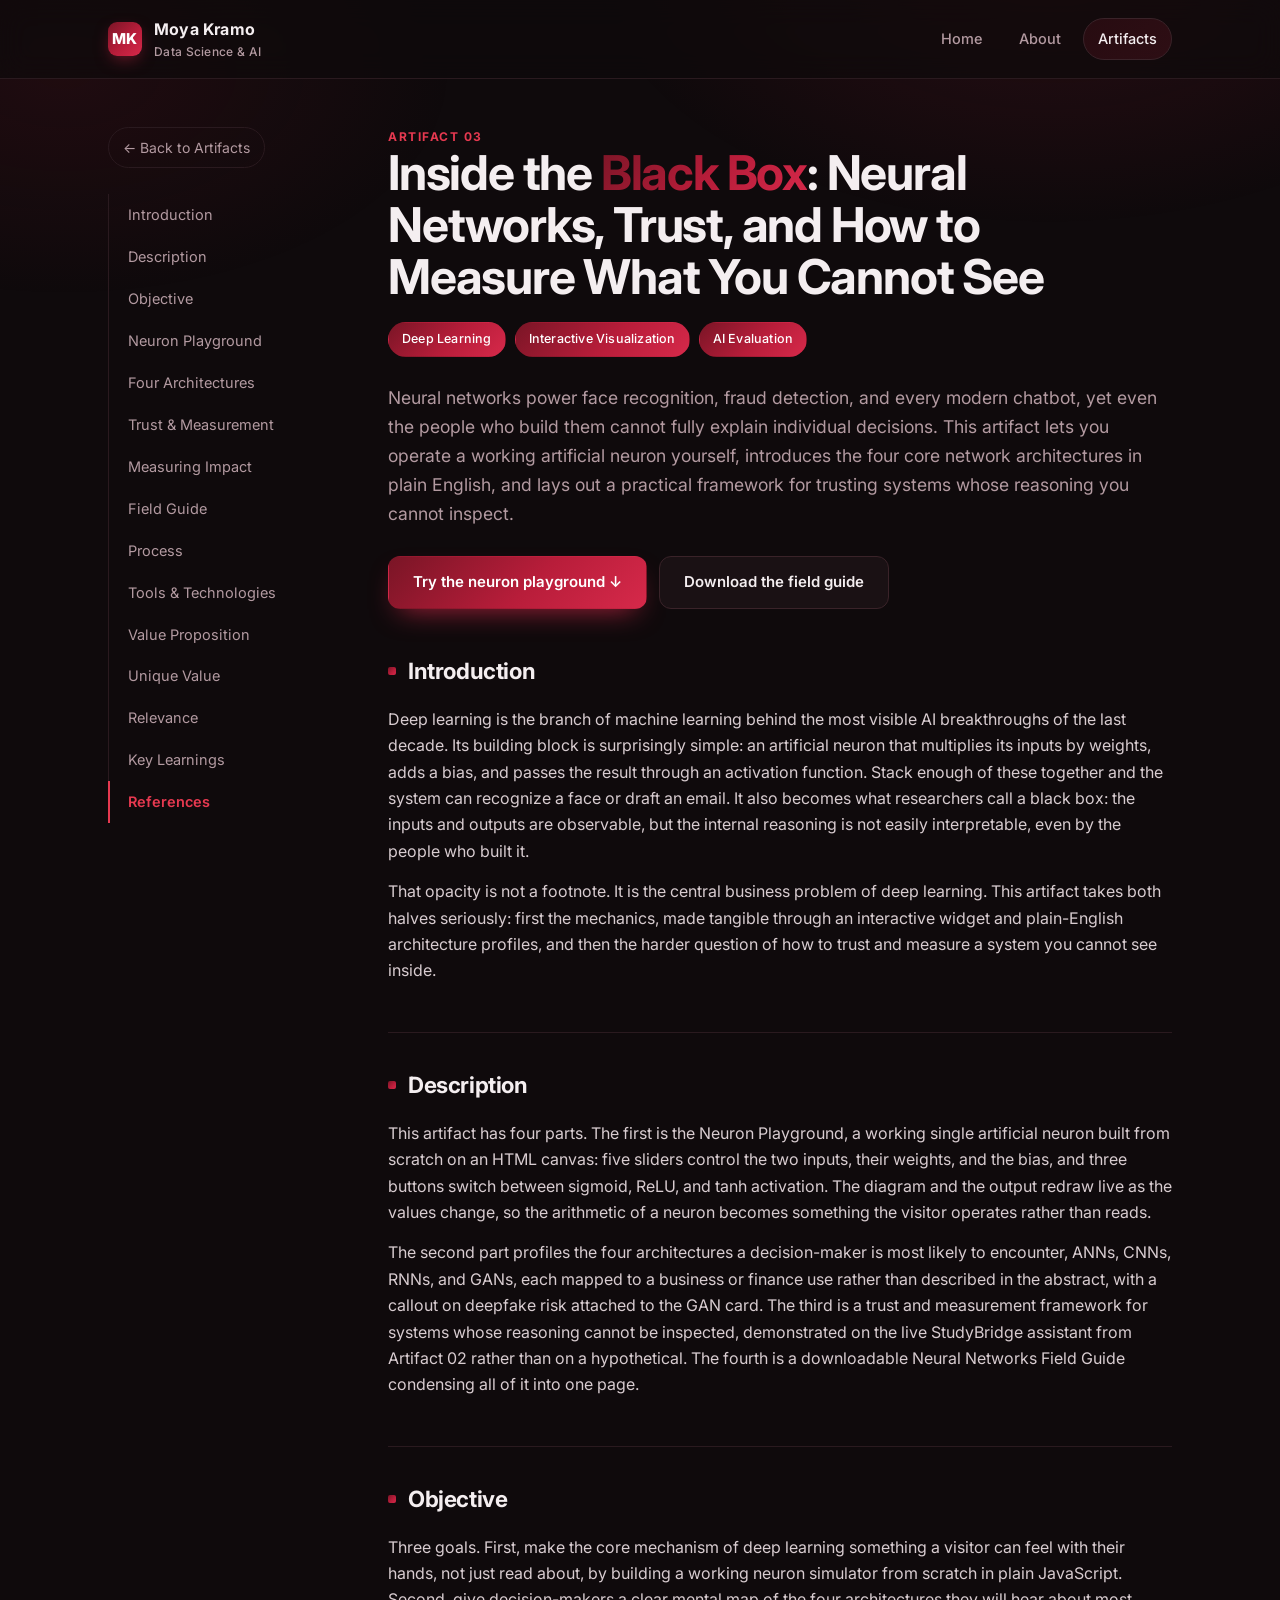
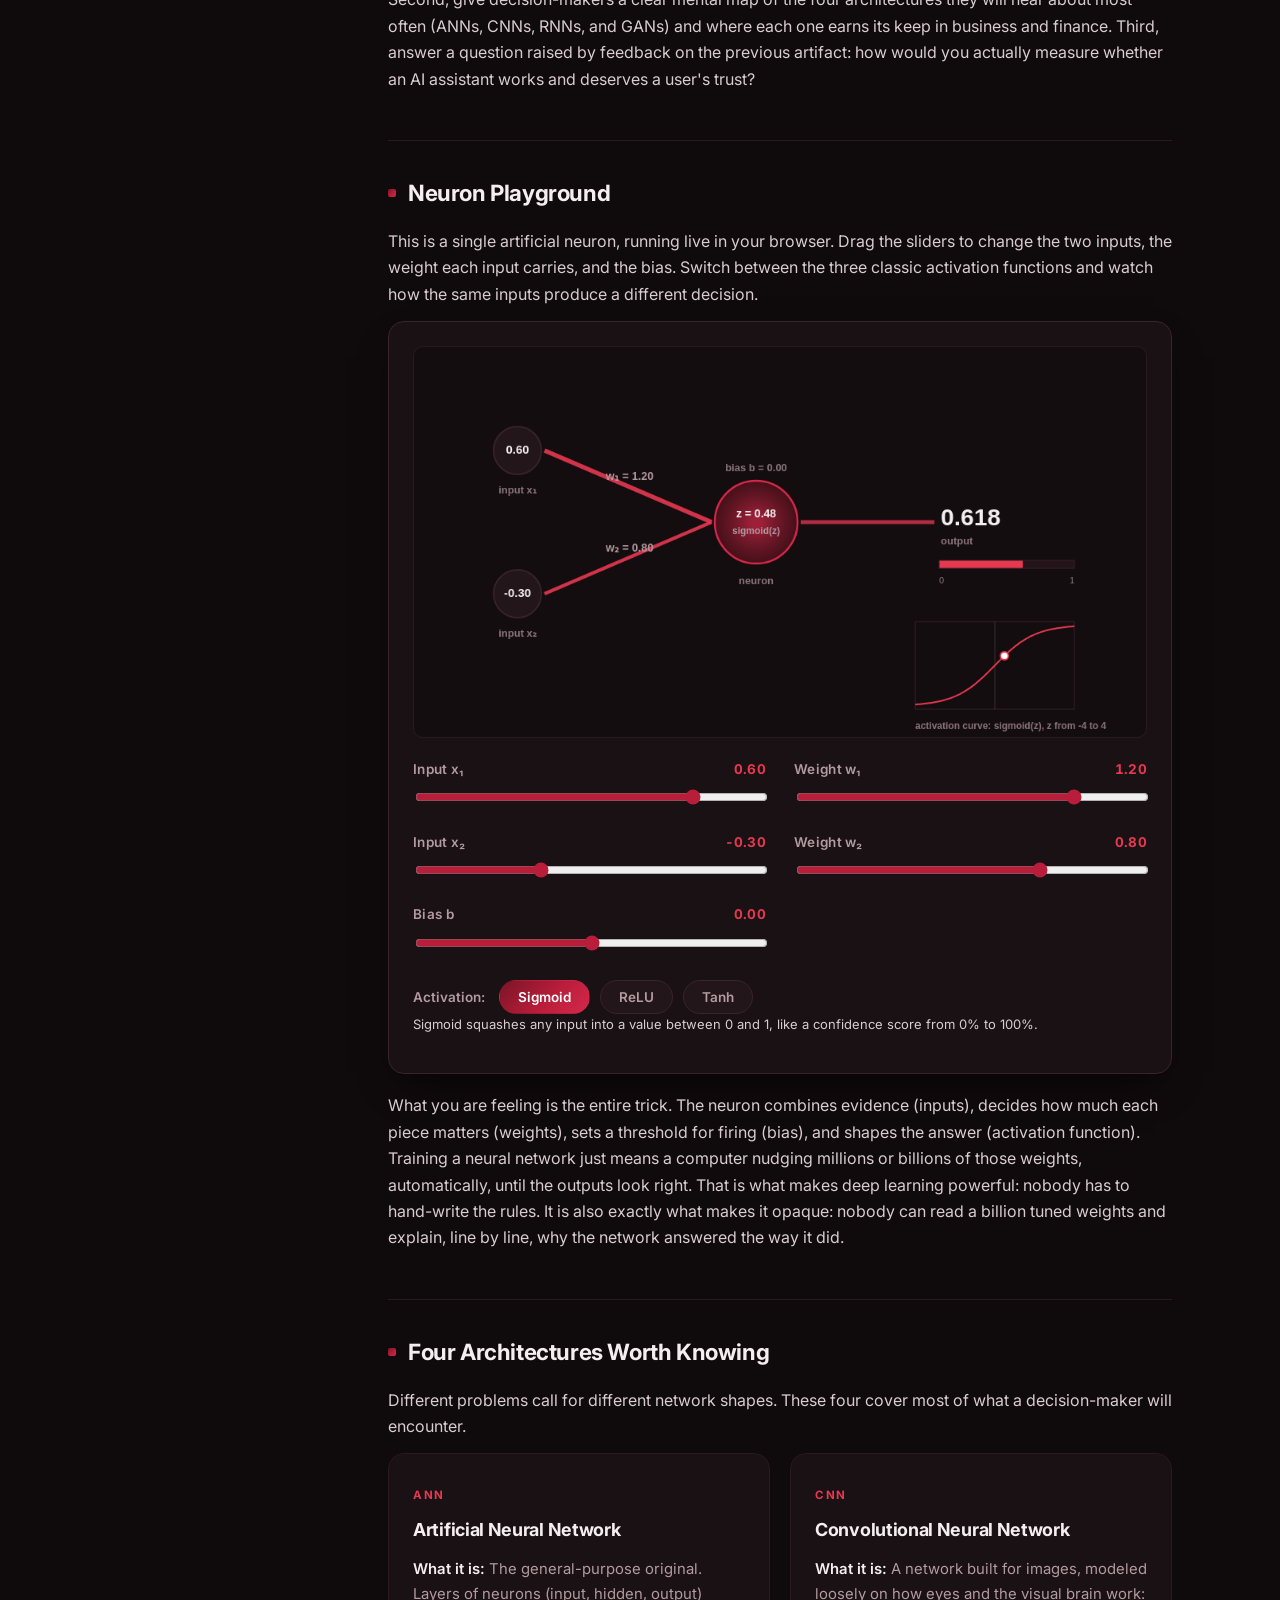
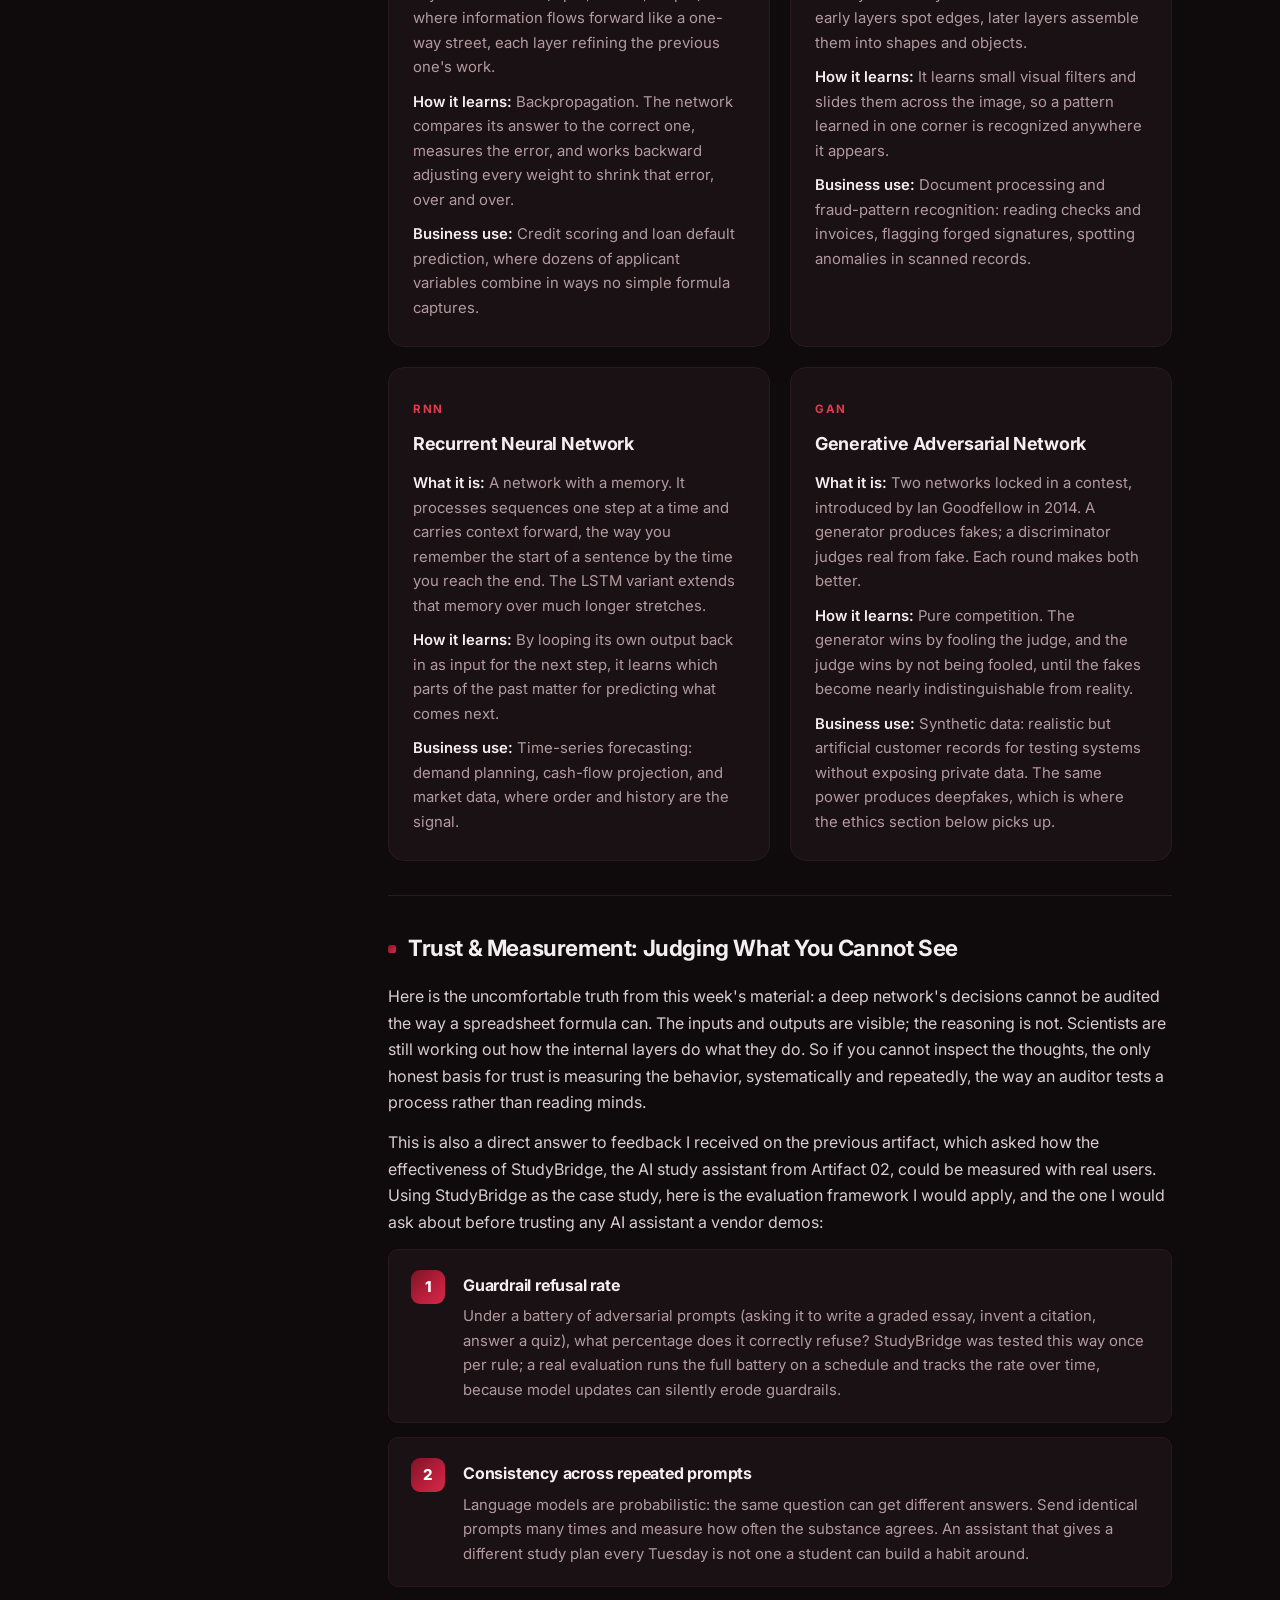
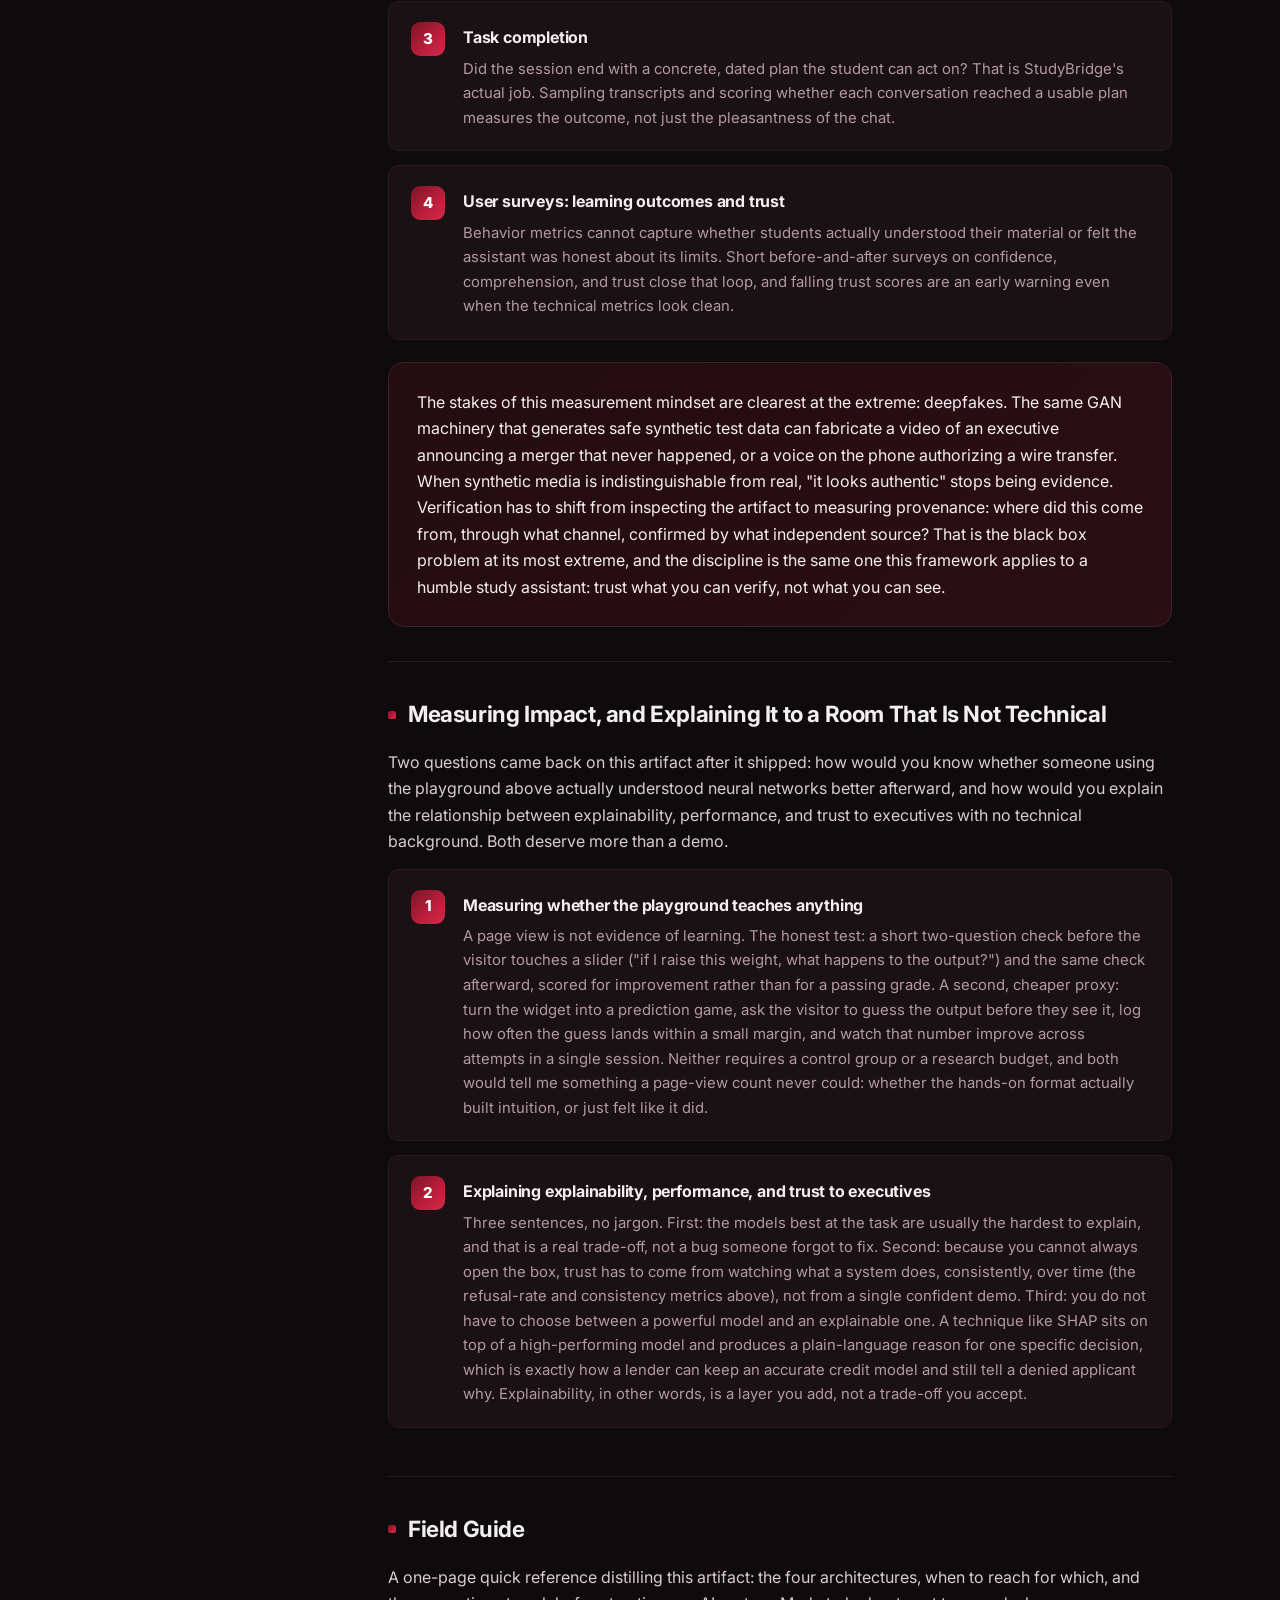
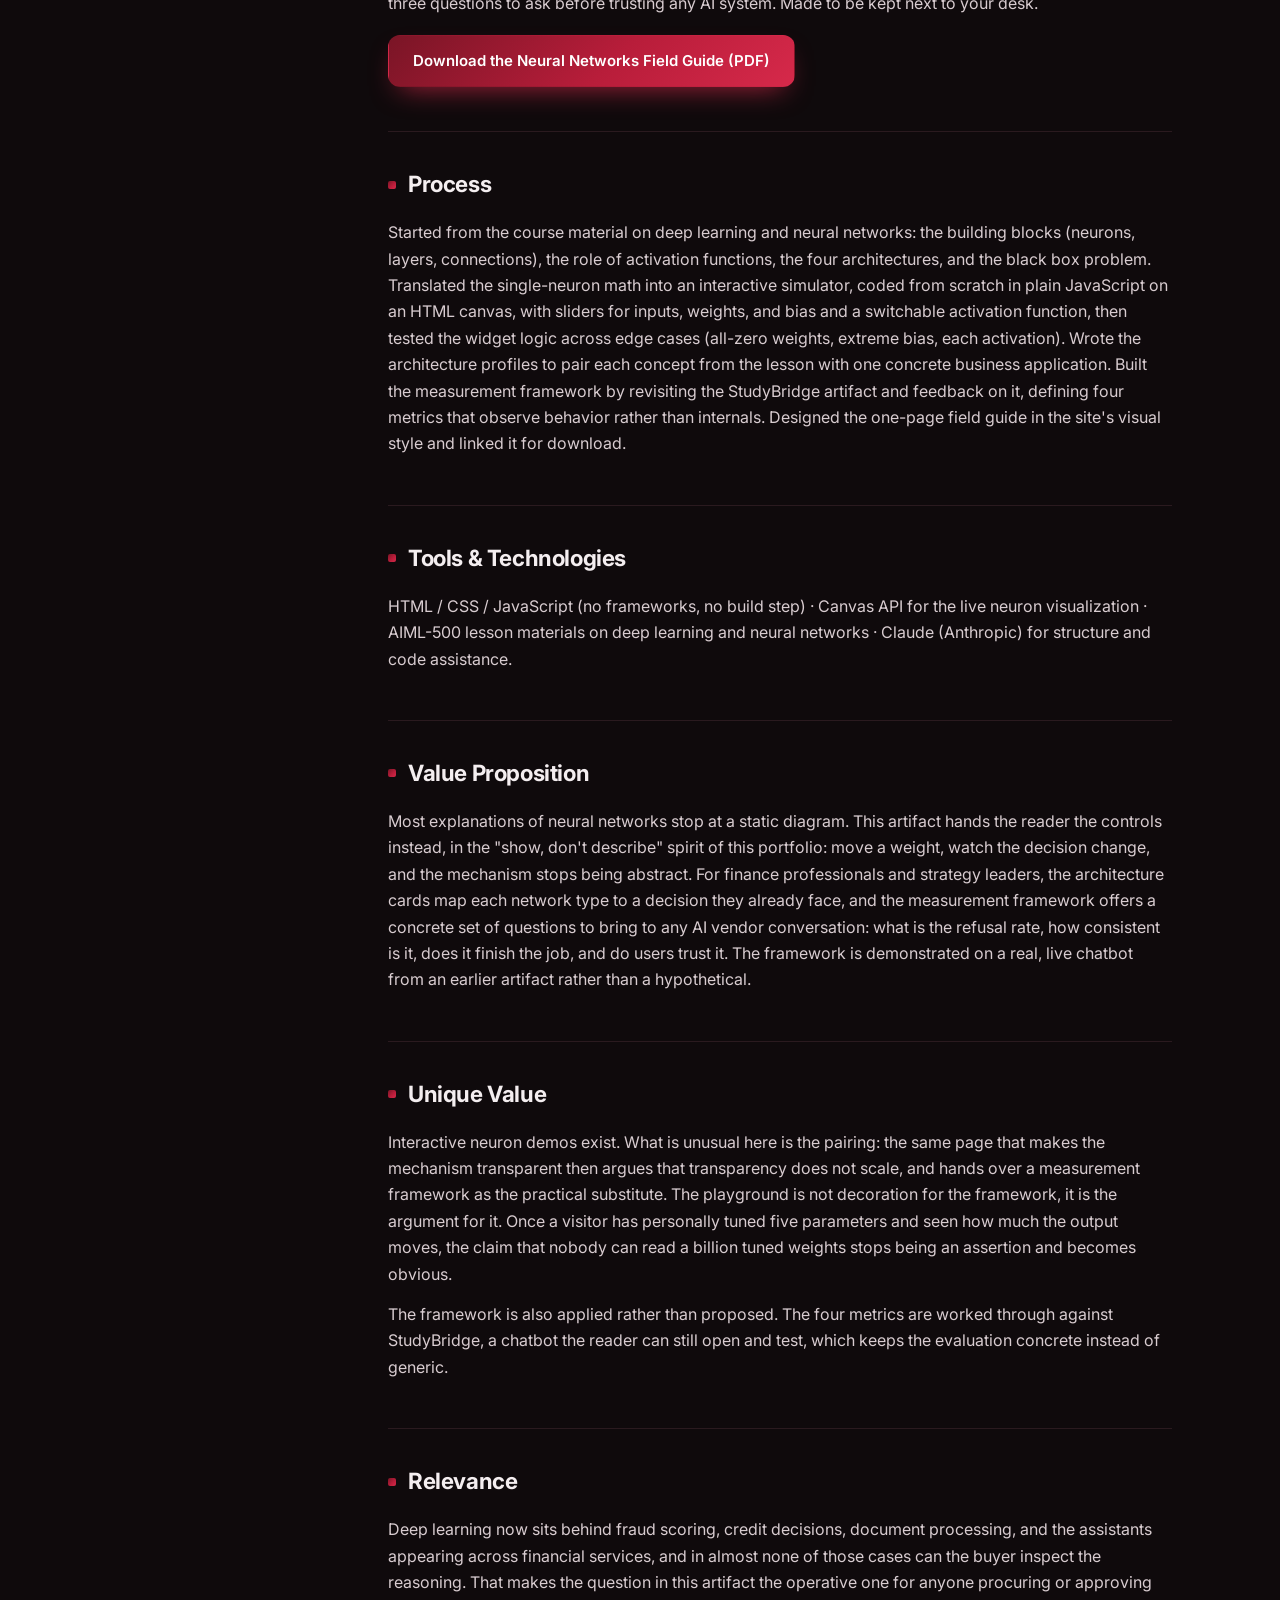
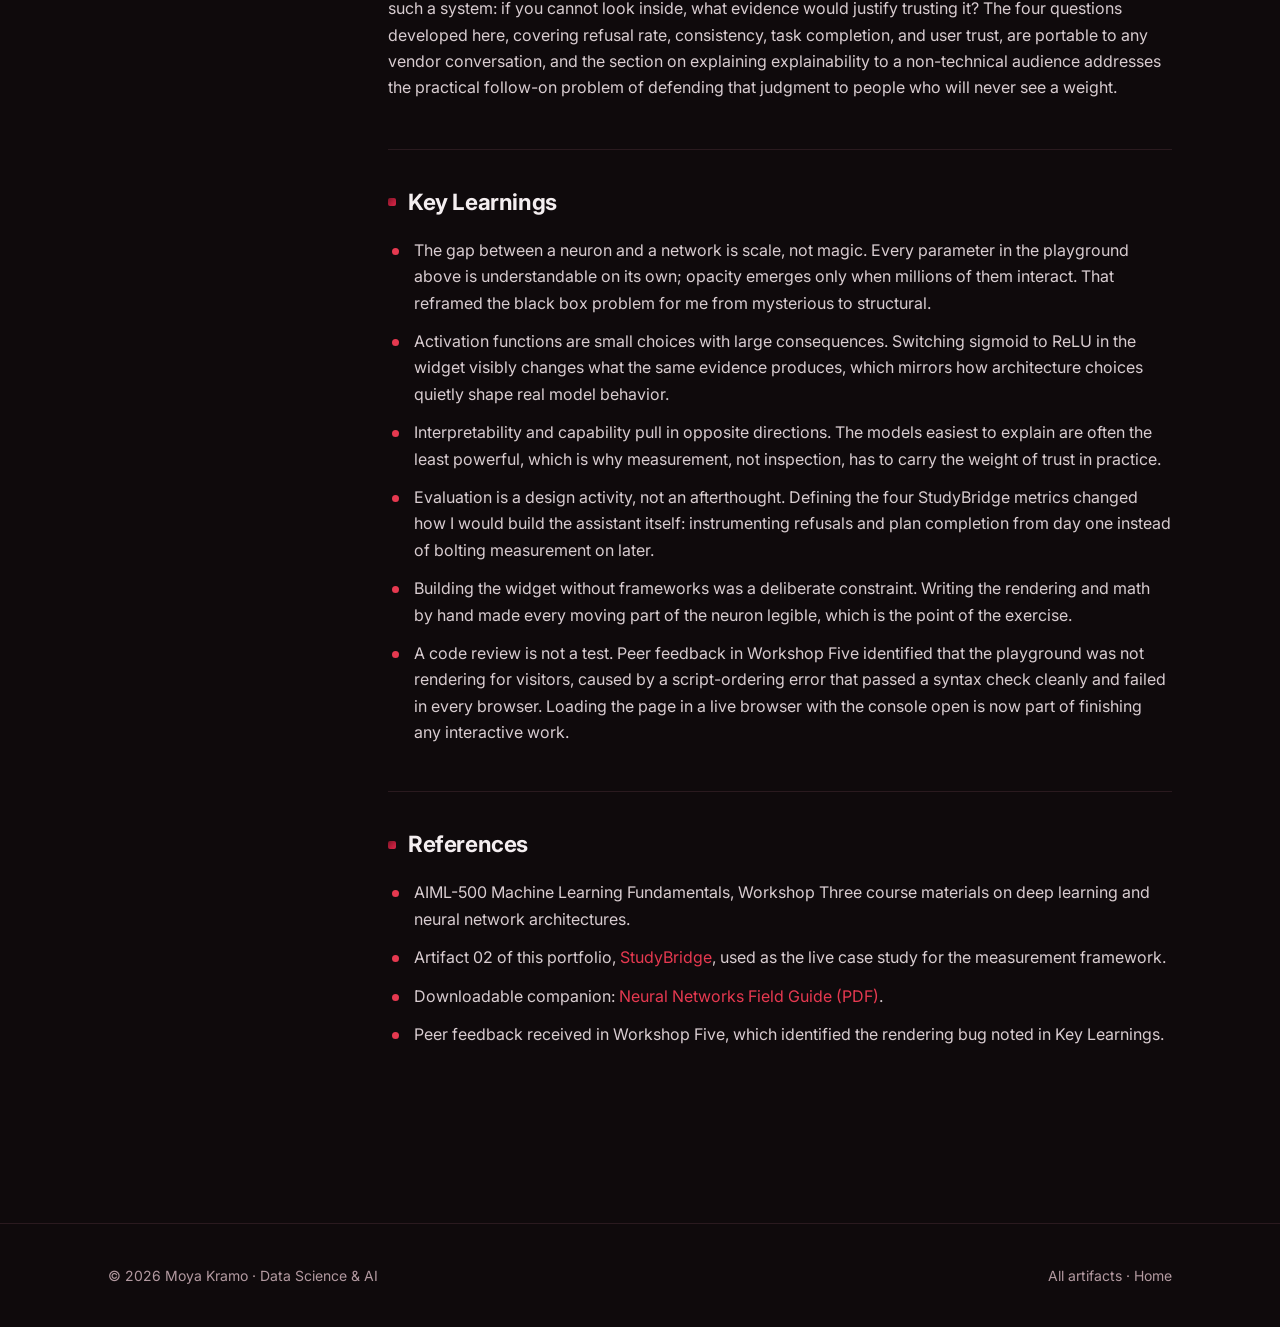
<file: artifact-03.html>
<!DOCTYPE html>
<html lang="en">
<head>
  <meta charset="UTF-8" />
  <meta name="viewport" content="width=device-width, initial-scale=1.0" />
  <title>Inside the Black Box: Neural Networks, Trust, and Measurement · Moya Kramo</title>
  <meta name="description" content="An interactive tour of how neural networks make decisions: play with a working artificial neuron, meet the four core architectures, and see a practical framework for measuring AI systems you cannot see inside." />
  <link rel="preconnect" href="https://fonts.googleapis.com" />
  <link rel="preconnect" href="https://fonts.gstatic.com" crossorigin />
  <link href="https://fonts.googleapis.com/css2?family=Inter:wght@400;500;600;700;800&display=swap" rel="stylesheet" />
  <link rel="stylesheet" href="assets/style.css" />
  <style>
    /* Scoped styles for this artifact's components. Uses the site's design tokens. */
    .detail-header h1 .accent {
      background: var(--grad);
      -webkit-background-clip: text; background-clip: text; color: transparent;
    }

    /* --- neuron playground --- */
    .playground {
      background: var(--surface); border: 1px solid var(--border);
      border-radius: var(--radius); padding: 24px; margin-top: 10px;
      box-shadow: var(--shadow);
    }
    .playground canvas {
      width: 100%; height: auto; display: block;
      background: var(--bg-alt); border: 1px solid var(--border-soft);
      border-radius: var(--radius-sm);
    }
    .pg-controls { display: grid; grid-template-columns: repeat(2, 1fr); gap: 18px 28px; margin-top: 20px; }
    .pg-control label {
      display: flex; justify-content: space-between; align-items: baseline;
      font-size: 13.5px; font-weight: 600; color: var(--muted); margin-bottom: 6px;
      letter-spacing: .3px;
    }
    .pg-control label .pg-val { color: var(--red-bright); font-variant-numeric: tabular-nums; font-weight: 700; }
    .pg-control input[type="range"] {
      width: 100%; accent-color: var(--accent); cursor: pointer;
    }
    .pg-activations { display: flex; gap: 10px; flex-wrap: wrap; margin-top: 22px; align-items: center; }
    .pg-activations .pg-lbl { font-size: 13.5px; font-weight: 600; color: var(--muted); margin-right: 4px; }
    .pg-act-btn {
      padding: 8px 18px; border-radius: 999px; font-size: 13.5px; font-weight: 600;
      background: var(--surface-2); border: 1px solid var(--border); color: var(--muted);
      cursor: pointer; transition: .18s; font-family: var(--font);
    }
    .pg-act-btn:hover { color: var(--text); border-color: var(--accent); }
    .pg-act-btn.active { background: var(--grad); color: #fff; border-color: transparent; }
    .pg-act-desc { color: var(--muted-2); font-size: 13px; margin: 14px 0 0; }

    /* --- architecture cards --- */
    .arch-grid { display: grid; grid-template-columns: repeat(2, 1fr); gap: 20px; margin-top: 10px; }
    .arch-card {
      background: var(--surface); border: 1px solid var(--border-soft);
      border-radius: var(--radius); padding: 26px 24px; transition: .2s;
    }
    .arch-card:hover { border-color: var(--border); transform: translateY(-3px); box-shadow: var(--shadow); }
    .arch-card .arch-tag {
      display: inline-block; font-size: 11.5px; font-weight: 700; letter-spacing: 1.6px;
      color: var(--red-bright); text-transform: uppercase; margin-bottom: 10px;
    }
    .arch-card h3 { margin: 0 0 12px; font-size: 1.12rem; letter-spacing: -.3px; }
    .arch-card p { color: var(--muted); font-size: .93rem; margin: 0 0 10px; }
    .arch-card p strong { color: var(--text); font-weight: 600; }
    .arch-card p:last-child { margin-bottom: 0; }

    /* --- measurement framework --- */
    .metric-list { counter-reset: metric; margin-top: 6px; }
    .metric {
      display: flex; gap: 18px; align-items: flex-start;
      background: var(--surface); border: 1px solid var(--border-soft);
      border-radius: var(--radius-sm); padding: 20px 22px; margin-bottom: 14px;
    }
    .metric .m-num {
      counter-increment: metric; flex: none;
      width: 34px; height: 34px; border-radius: 9px; background: var(--grad);
      display: grid; place-items: center; font-weight: 800; font-size: 15px; color: #fff;
    }
    .metric .m-num::before { content: counter(metric); }
    .metric h4 { margin: 2px 0 6px; font-size: 1rem; letter-spacing: -.2px; }
    .metric p { color: var(--muted); font-size: .93rem; margin: 0; }

    .callout {
      background: var(--grad-soft); border: 1px solid var(--border);
      border-radius: var(--radius); padding: 26px 28px; margin-top: 22px;
    }
    .callout p { margin: 0; color: var(--text); font-size: 1rem; }

    @media (max-width: 860px) {
      .pg-controls { grid-template-columns: 1fr; }
      .arch-grid { grid-template-columns: 1fr; }
    }
  </style>
</head>
<body>
  <header class="site-header">
    <nav class="nav">
      <a class="brand" href="index.html">
        <span class="mark">MK</span>
        <span>Moya Kramo<small>Data Science &amp; AI</small></span>
      </a>
      <button class="nav-toggle" aria-label="Menu">&#9776;</button>
      <div class="nav-links">
        <a href="index.html">Home</a>
        <a href="about.html">About</a>
        <a href="artifacts.html" class="active">Artifacts</a>
      </div>
    </nav>
  </header>

  <div class="wrap">
    <div class="detail">
      <!-- SIDEBAR -->
      <aside class="side-nav">
        <a class="back" href="artifacts.html">&larr; Back to Artifacts</a>
        <ul>
          <li><a href="#introduction" class="active">Introduction</a></li>
          <li><a href="#description">Description</a></li>
          <li><a href="#objective">Objective</a></li>
          <li><a href="#playground">Neuron Playground</a></li>
          <li><a href="#architectures">Four Architectures</a></li>
          <li><a href="#trust">Trust &amp; Measurement</a></li>
          <li><a href="#feedback-response">Measuring Impact</a></li>
          <li><a href="#fieldguide">Field Guide</a></li>
          <li><a href="#process">Process</a></li>
          <li><a href="#tools">Tools &amp; Technologies</a></li>
          <li><a href="#value">Value Proposition</a></li>
          <li><a href="#unique">Unique Value</a></li>
          <li><a href="#relevance">Relevance</a></li>
          <li><a href="#learnings">Key Learnings</a></li>
          <li><a href="#references">References</a></li>
        </ul>
      </aside>

      <!-- MAIN -->
      <div class="detail-main">
        <header class="detail-header">
          <div class="art-index">ARTIFACT 03</div>
          <h1>Inside the <span class="accent">Black Box</span>: Neural Networks, Trust, and How to Measure What You Cannot See</h1>
          <div class="pills">
            <span class="pill brand">Deep Learning</span>
            <span class="pill brand">Interactive Visualization</span>
            <span class="pill brand">AI Evaluation</span>
          </div>
          <p class="sub">
            Neural networks power face recognition, fraud detection, and every modern chatbot, yet even the
            people who build them cannot fully explain individual decisions. This artifact lets you operate
            a working artificial neuron yourself, introduces the four core network architectures in plain
            English, and lays out a practical framework for trusting systems whose reasoning you cannot inspect.
          </p>
          <div class="doc-actions">
            <a class="btn btn-primary" href="#playground">Try the neuron playground &darr;</a>
            <a class="btn btn-ghost" href="assets/artifacts/neural-networks-field-guide.pdf" download>Download the field guide</a>
          </div>
        </header>

        <section class="art-section" id="introduction">
          <h2>Introduction</h2>
          <p>
            Deep learning is the branch of machine learning behind the most visible AI breakthroughs of the
            last decade. Its building block is surprisingly simple: an artificial neuron that multiplies its
            inputs by weights, adds a bias, and passes the result through an activation function. Stack enough
            of these together and the system can recognize a face or draft an email. It also becomes what
            researchers call a black box: the inputs and outputs are observable, but the internal reasoning is
            not easily interpretable, even by the people who built it.
          </p>
          <p>
            That opacity is not a footnote. It is the central business problem of deep learning. This artifact
            takes both halves seriously: first the mechanics, made tangible through an interactive widget and
            plain-English architecture profiles, and then the harder question of how to trust and measure a
            system you cannot see inside.
          </p>
        </section>

        <section class="art-section" id="description">
          <h2>Description</h2>
          <p>
            This artifact has four parts. The first is the Neuron Playground, a working single artificial
            neuron built from scratch on an HTML canvas: five sliders control the two inputs, their weights,
            and the bias, and three buttons switch between sigmoid, ReLU, and tanh activation. The diagram and
            the output redraw live as the values change, so the arithmetic of a neuron becomes something the
            visitor operates rather than reads.
          </p>
          <p>
            The second part profiles the four architectures a decision-maker is most likely to encounter,
            ANNs, CNNs, RNNs, and GANs, each mapped to a business or finance use rather than described in the
            abstract, with a callout on deepfake risk attached to the GAN card. The third is a trust and
            measurement framework for systems whose reasoning cannot be inspected, demonstrated on the live
            StudyBridge assistant from Artifact 02 rather than on a hypothetical. The fourth is a downloadable
            Neural Networks Field Guide condensing all of it into one page.
          </p>
        </section>

        <section class="art-section" id="objective">
          <h2>Objective</h2>
          <p>
            Three goals. First, make the core mechanism of deep learning something a visitor can feel with
            their hands, not just read about, by building a working neuron simulator from scratch in plain
            JavaScript. Second, give decision-makers a clear mental map of the four architectures they will
            hear about most often (ANNs, CNNs, RNNs, and GANs) and where each one earns its keep in business
            and finance. Third, answer a question raised by feedback on the previous artifact: how would you
            actually measure whether an AI assistant works and deserves a user's trust?
          </p>
        </section>

        <section class="art-section" id="playground">
          <h2>Neuron Playground</h2>
          <p>
            This is a single artificial neuron, running live in your browser. Drag the sliders to change the
            two inputs, the weight each input carries, and the bias. Switch between the three classic
            activation functions and watch how the same inputs produce a different decision.
          </p>

          <div class="playground">
            <canvas id="neuronCanvas" width="920" height="490" aria-label="Live diagram of an artificial neuron responding to the slider controls"></canvas>

            <div class="pg-controls">
              <div class="pg-control">
                <label>Input x&#8321; <span class="pg-val" id="val-x1">0.60</span></label>
                <input type="range" id="ctl-x1" min="-1" max="1" step="0.01" value="0.6" />
              </div>
              <div class="pg-control">
                <label>Weight w&#8321; <span class="pg-val" id="val-w1">1.20</span></label>
                <input type="range" id="ctl-w1" min="-2" max="2" step="0.01" value="1.2" />
              </div>
              <div class="pg-control">
                <label>Input x&#8322; <span class="pg-val" id="val-x2">-0.30</span></label>
                <input type="range" id="ctl-x2" min="-1" max="1" step="0.01" value="-0.3" />
              </div>
              <div class="pg-control">
                <label>Weight w&#8322; <span class="pg-val" id="val-w2">0.80</span></label>
                <input type="range" id="ctl-w2" min="-2" max="2" step="0.01" value="0.8" />
              </div>
              <div class="pg-control">
                <label>Bias b <span class="pg-val" id="val-b">0.00</span></label>
                <input type="range" id="ctl-b" min="-2" max="2" step="0.01" value="0" />
              </div>
            </div>

            <div class="pg-activations">
              <span class="pg-lbl">Activation:</span>
              <button type="button" class="pg-act-btn active" data-act="sigmoid">Sigmoid</button>
              <button type="button" class="pg-act-btn" data-act="relu">ReLU</button>
              <button type="button" class="pg-act-btn" data-act="tanh">Tanh</button>
            </div>
            <p class="pg-act-desc" id="act-desc">
              Sigmoid squashes any input into a value between 0 and 1, like a confidence score from 0% to 100%.
            </p>
          </div>

          <p style="margin-top:18px;">
            What you are feeling is the entire trick. The neuron combines evidence (inputs), decides how much
            each piece matters (weights), sets a threshold for firing (bias), and shapes the answer
            (activation function). Training a neural network just means a computer nudging millions or
            billions of those weights, automatically, until the outputs look right. That is what makes deep
            learning powerful: nobody has to hand-write the rules. It is also exactly what makes it opaque:
            nobody can read a billion tuned weights and explain, line by line, why the network answered the
            way it did.
          </p>
        </section>

        <section class="art-section" id="architectures">
          <h2>Four Architectures Worth Knowing</h2>
          <p>
            Different problems call for different network shapes. These four cover most of what a
            decision-maker will encounter.
          </p>
          <div class="arch-grid">
            <div class="arch-card">
              <span class="arch-tag">ANN</span>
              <h3>Artificial Neural Network</h3>
              <p><strong>What it is:</strong> The general-purpose original. Layers of neurons (input, hidden, output) where information flows forward like a one-way street, each layer refining the previous one's work.</p>
              <p><strong>How it learns:</strong> Backpropagation. The network compares its answer to the correct one, measures the error, and works backward adjusting every weight to shrink that error, over and over.</p>
              <p><strong>Business use:</strong> Credit scoring and loan default prediction, where dozens of applicant variables combine in ways no simple formula captures.</p>
            </div>
            <div class="arch-card">
              <span class="arch-tag">CNN</span>
              <h3>Convolutional Neural Network</h3>
              <p><strong>What it is:</strong> A network built for images, modeled loosely on how eyes and the visual brain work: early layers spot edges, later layers assemble them into shapes and objects.</p>
              <p><strong>How it learns:</strong> It learns small visual filters and slides them across the image, so a pattern learned in one corner is recognized anywhere it appears.</p>
              <p><strong>Business use:</strong> Document processing and fraud-pattern recognition: reading checks and invoices, flagging forged signatures, spotting anomalies in scanned records.</p>
            </div>
            <div class="arch-card">
              <span class="arch-tag">RNN</span>
              <h3>Recurrent Neural Network</h3>
              <p><strong>What it is:</strong> A network with a memory. It processes sequences one step at a time and carries context forward, the way you remember the start of a sentence by the time you reach the end. The LSTM variant extends that memory over much longer stretches.</p>
              <p><strong>How it learns:</strong> By looping its own output back in as input for the next step, it learns which parts of the past matter for predicting what comes next.</p>
              <p><strong>Business use:</strong> Time-series forecasting: demand planning, cash-flow projection, and market data, where order and history are the signal.</p>
            </div>
            <div class="arch-card">
              <span class="arch-tag">GAN</span>
              <h3>Generative Adversarial Network</h3>
              <p><strong>What it is:</strong> Two networks locked in a contest, introduced by Ian Goodfellow in 2014. A generator produces fakes; a discriminator judges real from fake. Each round makes both better.</p>
              <p><strong>How it learns:</strong> Pure competition. The generator wins by fooling the judge, and the judge wins by not being fooled, until the fakes become nearly indistinguishable from reality.</p>
              <p><strong>Business use:</strong> Synthetic data: realistic but artificial customer records for testing systems without exposing private data. The same power produces deepfakes, which is where the ethics section below picks up.</p>
            </div>
          </div>
        </section>

        <section class="art-section" id="trust">
          <h2>Trust &amp; Measurement: Judging What You Cannot See</h2>
          <p>
            Here is the uncomfortable truth from this week's material: a deep network's decisions cannot be
            audited the way a spreadsheet formula can. The inputs and outputs are visible; the reasoning is
            not. Scientists are still working out how the internal layers do what they do. So if you cannot
            inspect the thoughts, the only honest basis for trust is measuring the behavior, systematically
            and repeatedly, the way an auditor tests a process rather than reading minds.
          </p>
          <p>
            This is also a direct answer to feedback I received on the previous artifact, which asked how the
            effectiveness of StudyBridge, the AI study assistant from Artifact 02, could be measured with real
            users. Using StudyBridge as the case study, here is the evaluation framework I would apply, and
            the one I would ask about before trusting any AI assistant a vendor demos:
          </p>
          <div class="metric-list">
            <div class="metric">
              <div class="m-num"></div>
              <div>
                <h4>Guardrail refusal rate</h4>
                <p>Under a battery of adversarial prompts (asking it to write a graded essay, invent a citation, answer a quiz), what percentage does it correctly refuse? StudyBridge was tested this way once per rule; a real evaluation runs the full battery on a schedule and tracks the rate over time, because model updates can silently erode guardrails.</p>
              </div>
            </div>
            <div class="metric">
              <div class="m-num"></div>
              <div>
                <h4>Consistency across repeated prompts</h4>
                <p>Language models are probabilistic: the same question can get different answers. Send identical prompts many times and measure how often the substance agrees. An assistant that gives a different study plan every Tuesday is not one a student can build a habit around.</p>
              </div>
            </div>
            <div class="metric">
              <div class="m-num"></div>
              <div>
                <h4>Task completion</h4>
                <p>Did the session end with a concrete, dated plan the student can act on? That is StudyBridge's actual job. Sampling transcripts and scoring whether each conversation reached a usable plan measures the outcome, not just the pleasantness of the chat.</p>
              </div>
            </div>
            <div class="metric">
              <div class="m-num"></div>
              <div>
                <h4>User surveys: learning outcomes and trust</h4>
                <p>Behavior metrics cannot capture whether students actually understood their material or felt the assistant was honest about its limits. Short before-and-after surveys on confidence, comprehension, and trust close that loop, and falling trust scores are an early warning even when the technical metrics look clean.</p>
              </div>
            </div>
          </div>
          <div class="callout">
            <p>
              The stakes of this measurement mindset are clearest at the extreme: deepfakes. The same GAN
              machinery that generates safe synthetic test data can fabricate a video of an executive
              announcing a merger that never happened, or a voice on the phone authorizing a wire transfer.
              When synthetic media is indistinguishable from real, "it looks authentic" stops being evidence.
              Verification has to shift from inspecting the artifact to measuring provenance: where did this
              come from, through what channel, confirmed by what independent source? That is the black box
              problem at its most extreme, and the discipline is the same one this framework applies to a
              humble study assistant: trust what you can verify, not what you can see.
            </p>
          </div>
        </section>

        <section class="art-section" id="feedback-response">
          <h2>Measuring Impact, and Explaining It to a Room That Is Not Technical</h2>
          <p>
            Two questions came back on this artifact after it shipped: how would you know whether someone
            using the playground above actually understood neural networks better afterward, and how would
            you explain the relationship between explainability, performance, and trust to executives with no
            technical background. Both deserve more than a demo.
          </p>
          <div class="metric-list">
            <div class="metric">
              <div class="m-num"></div>
              <div>
                <h4>Measuring whether the playground teaches anything</h4>
                <p>
                  A page view is not evidence of learning. The honest test: a short two-question check before
                  the visitor touches a slider ("if I raise this weight, what happens to the output?") and the
                  same check afterward, scored for improvement rather than for a passing grade. A second,
                  cheaper proxy: turn the widget into a prediction game, ask the visitor to guess the output
                  before they see it, log how often the guess lands within a small margin, and watch that
                  number improve across attempts in a single session. Neither requires a control group or a
                  research budget, and both would tell me something a page-view count never could: whether the
                  hands-on format actually built intuition, or just felt like it did.
                </p>
              </div>
            </div>
            <div class="metric">
              <div class="m-num"></div>
              <div>
                <h4>Explaining explainability, performance, and trust to executives</h4>
                <p>
                  Three sentences, no jargon. First: the models best at the task are usually the hardest to
                  explain, and that is a real trade-off, not a bug someone forgot to fix. Second: because you
                  cannot always open the box, trust has to come from watching what a system does, consistently,
                  over time (the refusal-rate and consistency metrics above), not from a single confident demo.
                  Third: you do not have to choose between a powerful model and an explainable one. A technique
                  like SHAP sits on top of a high-performing model and produces a plain-language reason for one
                  specific decision, which is exactly how a lender can keep an accurate credit model and still
                  tell a denied applicant why. Explainability, in other words, is a layer you add, not a
                  trade-off you accept.
                </p>
              </div>
            </div>
          </div>
        </section>

        <section class="art-section" id="fieldguide">
          <h2>Field Guide</h2>
          <p>
            A one-page quick reference distilling this artifact: the four architectures, when to reach for
            which, and three questions to ask before trusting any AI system. Made to be kept next to your desk.
          </p>
          <div class="doc-actions" style="margin-top:18px;">
            <a class="btn btn-primary" href="assets/artifacts/neural-networks-field-guide.pdf" download>Download the Neural Networks Field Guide (PDF)</a>
          </div>
        </section>

        <section class="art-section" id="process">
          <h2>Process</h2>
          <p>
            Started from the course material on deep learning and neural networks: the building blocks
            (neurons, layers, connections), the role of activation functions, the four architectures, and the
            black box problem. Translated the single-neuron math into an interactive simulator, coded from
            scratch in plain JavaScript on an HTML canvas, with sliders for inputs, weights, and bias and a
            switchable activation function, then tested the widget logic across edge cases (all-zero weights,
            extreme bias, each activation). Wrote the architecture profiles to pair each concept from the
            lesson with one concrete business application. Built the measurement framework by revisiting the
            StudyBridge artifact and feedback on it, defining four metrics that observe behavior rather than
            internals. Designed the one-page field guide in the site's visual style and linked it for download.
          </p>
        </section>

        <section class="art-section" id="tools">
          <h2>Tools &amp; Technologies</h2>
          <p>
            HTML / CSS / JavaScript (no frameworks, no build step) · Canvas API for the live neuron
            visualization · AIML-500 lesson materials on deep learning and neural networks · Claude
            (Anthropic) for structure and code assistance.
          </p>
        </section>

        <section class="art-section" id="value">
          <h2>Value Proposition</h2>
          <p>
            Most explanations of neural networks stop at a static diagram. This artifact hands the reader the
            controls instead, in the "show, don't describe" spirit of this portfolio: move a weight, watch the
            decision change, and the mechanism stops being abstract. For finance professionals and strategy
            leaders, the architecture cards map each network type to a decision they already face, and the
            measurement framework offers a concrete set of questions to bring to any AI vendor conversation:
            what is the refusal rate, how consistent is it, does it finish the job, and do users trust it. The
            framework is demonstrated on a real, live chatbot from an earlier artifact rather than a
            hypothetical.
          </p>
        </section>

        <section class="art-section" id="unique">
          <h2>Unique Value</h2>
          <p>
            Interactive neuron demos exist. What is unusual here is the pairing: the same page that makes the
            mechanism transparent then argues that transparency does not scale, and hands over a measurement
            framework as the practical substitute. The playground is not decoration for the framework, it is
            the argument for it. Once a visitor has personally tuned five parameters and seen how much the
            output moves, the claim that nobody can read a billion tuned weights stops being an assertion and
            becomes obvious.
          </p>
          <p>
            The framework is also applied rather than proposed. The four metrics are worked through against
            StudyBridge, a chatbot the reader can still open and test, which keeps the evaluation concrete
            instead of generic.
          </p>
        </section>

        <section class="art-section" id="relevance">
          <h2>Relevance</h2>
          <p>
            Deep learning now sits behind fraud scoring, credit decisions, document processing, and the
            assistants appearing across financial services, and in almost none of those cases can the buyer
            inspect the reasoning. That makes the question in this artifact the operative one for anyone
            procuring or approving such a system: if you cannot look inside, what evidence would justify
            trusting it? The four questions developed here, covering refusal rate, consistency, task
            completion, and user trust, are portable to any vendor conversation, and the section on explaining
            explainability to a non-technical audience addresses the practical follow-on problem of defending
            that judgment to people who will never see a weight.
          </p>
        </section>

        <section class="art-section" id="learnings">
          <h2>Key Learnings</h2>
          <ul>
            <li>The gap between a neuron and a network is scale, not magic. Every parameter in the playground above is understandable on its own; opacity emerges only when millions of them interact. That reframed the black box problem for me from mysterious to structural.</li>
            <li>Activation functions are small choices with large consequences. Switching sigmoid to ReLU in the widget visibly changes what the same evidence produces, which mirrors how architecture choices quietly shape real model behavior.</li>
            <li>Interpretability and capability pull in opposite directions. The models easiest to explain are often the least powerful, which is why measurement, not inspection, has to carry the weight of trust in practice.</li>
            <li>Evaluation is a design activity, not an afterthought. Defining the four StudyBridge metrics changed how I would build the assistant itself: instrumenting refusals and plan completion from day one instead of bolting measurement on later.</li>
            <li>Building the widget without frameworks was a deliberate constraint. Writing the rendering and math by hand made every moving part of the neuron legible, which is the point of the exercise.</li>
            <li>A code review is not a test. Peer feedback in Workshop Five identified that the playground was not rendering for visitors, caused by a script-ordering error that passed a syntax check cleanly and failed in every browser. Loading the page in a live browser with the console open is now part of finishing any interactive work.</li>
          </ul>
        </section>

        <section class="art-section" id="references">
          <h2>References</h2>
          <ul>
            <li>AIML-500 Machine Learning Fundamentals, Workshop Three course materials on deep learning and neural network architectures.</li>
            <li>Artifact 02 of this portfolio, <a href="artifact-02.html" style="color:var(--red-bright)">StudyBridge</a>, used as the live case study for the measurement framework.</li>
            <li>Downloadable companion:
              <a href="assets/artifacts/neural-networks-field-guide.pdf" style="color:var(--red-bright)">Neural Networks Field Guide (PDF)</a>.</li>
            <li>Peer feedback received in Workshop Five, which identified the rendering bug noted in Key Learnings.</li>
          </ul>
        </section>
      </div>
    </div>
  </div>

  <footer class="site-footer">
    <div class="wrap">
      <div>&copy; 2026 Moya Kramo · Data Science &amp; AI</div>
      <div><a href="artifacts.html">All artifacts</a> · <a href="index.html">Home</a></div>
    </div>
  </footer>

  <script src="assets/main.js"></script>
  <script>
  // ============================================================
  // Neuron Playground
  // A single artificial neuron: out = f(w1*x1 + w2*x2 + b)
  // Plain JavaScript, no libraries.
  // ============================================================
  (function () {
    var canvas = document.getElementById('neuronCanvas');
    if (!canvas || !canvas.getContext) return;
    var ctx = canvas.getContext('2d');

    // state
    var state = { x1: 0.6, x2: -0.3, w1: 1.2, w2: 0.8, b: 0, act: 'sigmoid' };

    var ACTS = {
      sigmoid: {
        fn: function (z) { return 1 / (1 + Math.exp(-z)); },
        range: [0, 1],
        desc: 'Sigmoid squashes any input into a value between 0 and 1, like a confidence score from 0% to 100%.'
      },
      relu: {
        fn: function (z) { return Math.max(0, z); },
        range: [0, 4.4], // max possible: 2*1 + 2*1 + 2 = 6? cap display below
        desc: 'ReLU passes positive signals through unchanged and silences negative ones, like attending only to evidence in favor.'
      },
      tanh: {
        fn: function (z) { return Math.tanh(z); },
        range: [-1, 1],
        desc: 'Tanh outputs values between -1 and 1, like a rating that runs from strongly against to strongly in favor.'
      }
    };

    // theme colors (match assets/style.css tokens)
    var C = {
      text: '#f4eef0', muted: '#b39aa1', muted2: '#8b757c',
      pos: '#e63950', neg: '#5f7ea0', node: '#22161a',
      border: '#3a2329', grad0: '#7a1526', grad1: '#d6294a'
    };

    // wire controls
    function bind(id, key) {
      var el = document.getElementById('ctl-' + id);
      var lab = document.getElementById('val-' + id);
      if (!el) return;
      var update = function () {
        state[key] = parseFloat(el.value);
        if (lab) lab.textContent = state[key].toFixed(2);
        draw();
      };
      el.addEventListener('input', update);
      update();
    }
    bind('x1', 'x1'); bind('x2', 'x2'); bind('w1', 'w1'); bind('w2', 'w2'); bind('b', 'b');

    var actButtons = document.querySelectorAll('.pg-act-btn');
    var actDesc = document.getElementById('act-desc');
    actButtons.forEach(function (btn) {
      btn.addEventListener('click', function () {
        actButtons.forEach(function (b) { b.classList.remove('active'); });
        btn.classList.add('active');
        state.act = btn.getAttribute('data-act');
        if (actDesc) actDesc.textContent = ACTS[state.act].desc;
        draw();
      });
    });

    function compute() {
      var z = state.w1 * state.x1 + state.w2 * state.x2 + state.b;
      var out = ACTS[state.act].fn(z);
      return { z: z, out: out };
    }

    // map an output to 0..1 intensity for the neuron fill
    function intensity(out) {
      var r = ACTS[state.act].range;
      var span = r[1] - r[0];
      var v = (Math.min(Math.max(out, r[0]), r[1]) - r[0]) / span;
      return Math.min(Math.max(v, 0), 1);
    }

    function connColor(w) { return w >= 0 ? C.pos : C.neg; }
    function connWidth(w) { return 1.5 + Math.min(Math.abs(w), 2) * 3.5; }

    function drawNode(x, y, r, fill, stroke, lw) {
      ctx.beginPath();
      ctx.arc(x, y, r, 0, Math.PI * 2);
      ctx.fillStyle = fill;
      ctx.fill();
      ctx.lineWidth = lw || 1.5;
      ctx.strokeStyle = stroke;
      ctx.stroke();
    }

    function draw() {
      var W = canvas.width, H = canvas.height;
      ctx.clearRect(0, 0, W, H);

      var res = compute();
      var inX = 130, in1Y = 130, in2Y = 310;
      var nX = 430, nY = 220, nR = 52;
      var outX = 700, outY = 220;

      // --- connections ---
      [[in1Y, state.w1, 'w₁'], [in2Y, state.w2, 'w₂']].forEach(function (row) {
        var y = row[0], w = row[1], lbl = row[2];
        ctx.beginPath();
        ctx.moveTo(inX + 34, y);
        ctx.lineTo(nX - nR - 4, nY);
        ctx.strokeStyle = connColor(w);
        ctx.lineWidth = connWidth(w);
        ctx.globalAlpha = 0.9;
        ctx.stroke();
        ctx.globalAlpha = 1;
        // weight label at midpoint
        var mx = (inX + 34 + nX - nR) / 2, my = (y + nY) / 2;
        ctx.fillStyle = C.muted;
        ctx.font = '600 14px Inter, sans-serif';
        ctx.textAlign = 'center';
        ctx.fillText(lbl + ' = ' + w.toFixed(2), mx, my - 12);
      });

      // connection neuron -> output
      ctx.beginPath();
      ctx.moveTo(nX + nR + 4, nY);
      ctx.lineTo(outX - 46, outY);
      ctx.strokeStyle = C.pos;
      ctx.lineWidth = 2 + intensity(res.out) * 5;
      ctx.globalAlpha = 0.35 + intensity(res.out) * 0.65;
      ctx.stroke();
      ctx.globalAlpha = 1;

      // --- input nodes ---
      [[in1Y, state.x1, 'x₁'], [in2Y, state.x2, 'x₂']].forEach(function (row) {
        var y = row[0], v = row[1], lbl = row[2];
        drawNode(inX, y, 30, C.node, C.border, 2);
        ctx.fillStyle = C.text;
        ctx.font = '700 15px Inter, sans-serif';
        ctx.textAlign = 'center';
        ctx.textBaseline = 'middle';
        ctx.fillText(v.toFixed(2), inX, y);
        ctx.fillStyle = C.muted2;
        ctx.font = '600 13px Inter, sans-serif';
        ctx.fillText('input ' + lbl, inX, y + 50);
      });

      // --- neuron body: fill intensity tracks output ---
      var t = intensity(res.out);
      var g = ctx.createRadialGradient(nX, nY, 6, nX, nY, nR);
      g.addColorStop(0, 'rgba(214,41,74,' + (0.25 + 0.75 * t) + ')');
      g.addColorStop(1, 'rgba(122,21,38,' + (0.15 + 0.55 * t) + ')');
      drawNode(nX, nY, nR, g, t > 0.55 ? C.grad1 : C.border, 2.5);

      ctx.fillStyle = C.text;
      ctx.font = '700 14px Inter, sans-serif';
      ctx.textAlign = 'center';
      ctx.textBaseline = 'middle';
      ctx.fillText('z = ' + res.z.toFixed(2), nX, nY - 10);
      ctx.fillStyle = C.muted;
      ctx.font = '600 12px Inter, sans-serif';
      ctx.fillText(state.act + '(z)', nX, nY + 12);
      ctx.fillStyle = C.muted2;
      ctx.font = '600 13px Inter, sans-serif';
      ctx.fillText('neuron', nX, nY + nR + 22);
      ctx.fillText('bias b = ' + state.b.toFixed(2), nX, nY - nR - 16);

      // --- output ---
      ctx.fillStyle = C.text;
      ctx.font = '800 30px Inter, sans-serif';
      ctx.textAlign = 'left';
      ctx.fillText(res.out.toFixed(3), outX - 38, outY - 4);
      ctx.fillStyle = C.muted2;
      ctx.font = '600 13px Inter, sans-serif';
      ctx.fillText('output', outX - 38, outY + 24);

      // output bar
      var r = ACTS[state.act].range;
      var barX = outX - 40, barY = outY + 48, barW = 170, barH = 10;
      ctx.fillStyle = '#241419';
      ctx.fillRect(barX, barY, barW, barH);
      ctx.fillStyle = C.pos;
      ctx.fillRect(barX, barY, barW * t, barH);
      ctx.strokeStyle = C.border;
      ctx.lineWidth = 1;
      ctx.strokeRect(barX, barY, barW, barH);
      ctx.fillStyle = C.muted2;
      ctx.font = '500 11px Inter, sans-serif';
      ctx.textAlign = 'left';
      ctx.fillText(r[0].toFixed(0), barX, barY + 26);
      ctx.textAlign = 'right';
      ctx.fillText(state.act === 'relu' ? 'high' : r[1].toFixed(0), barX + barW, barY + 26);

      // --- activation curve (small plot, bottom right) ---
      var px = 630, py = 455, pw = 200, ph = 110;
      var zMin = -4, zMax = 4;
      ctx.strokeStyle = C.border;
      ctx.lineWidth = 1;
      ctx.strokeRect(px, py - ph, pw, ph);
      // axis line (z = 0)
      ctx.beginPath();
      ctx.moveTo(px + pw / 2, py - ph);
      ctx.lineTo(px + pw / 2, py);
      ctx.strokeStyle = 'rgba(179,154,161,0.25)';
      ctx.stroke();

      function plotY(v) {
        var lo, hi;
        if (state.act === 'sigmoid') { lo = 0; hi = 1; }
        else if (state.act === 'tanh') { lo = -1; hi = 1; }
        else { lo = 0; hi = 4; }
        var clamped = Math.min(Math.max(v, lo), hi);
        return py - ((clamped - lo) / (hi - lo)) * (ph - 8) - 4;
      }

      ctx.beginPath();
      for (var i = 0; i <= 100; i++) {
        var zz = zMin + (zMax - zMin) * (i / 100);
        var vv = ACTS[state.act].fn(zz);
        var xx = px + (i / 100) * pw;
        var yy = plotY(vv);
        if (i === 0) ctx.moveTo(xx, yy); else ctx.lineTo(xx, yy);
      }
      ctx.strokeStyle = C.pos;
      ctx.lineWidth = 2;
      ctx.stroke();

      // current point on the curve
      var zClamped = Math.min(Math.max(res.z, zMin), zMax);
      var dotX = px + ((zClamped - zMin) / (zMax - zMin)) * pw;
      var dotY = plotY(ACTS[state.act].fn(zClamped));
      drawNode(dotX, dotY, 5, '#fff', C.pos, 2);

      ctx.fillStyle = C.muted2;
      ctx.font = '600 12px Inter, sans-serif';
      ctx.textAlign = 'left';
      ctx.fillText('activation curve: ' + state.act + '(z), z from -4 to 4', px, py + 22);
    }

    draw();
  })();
  </script>
</body>
</html>
</file>
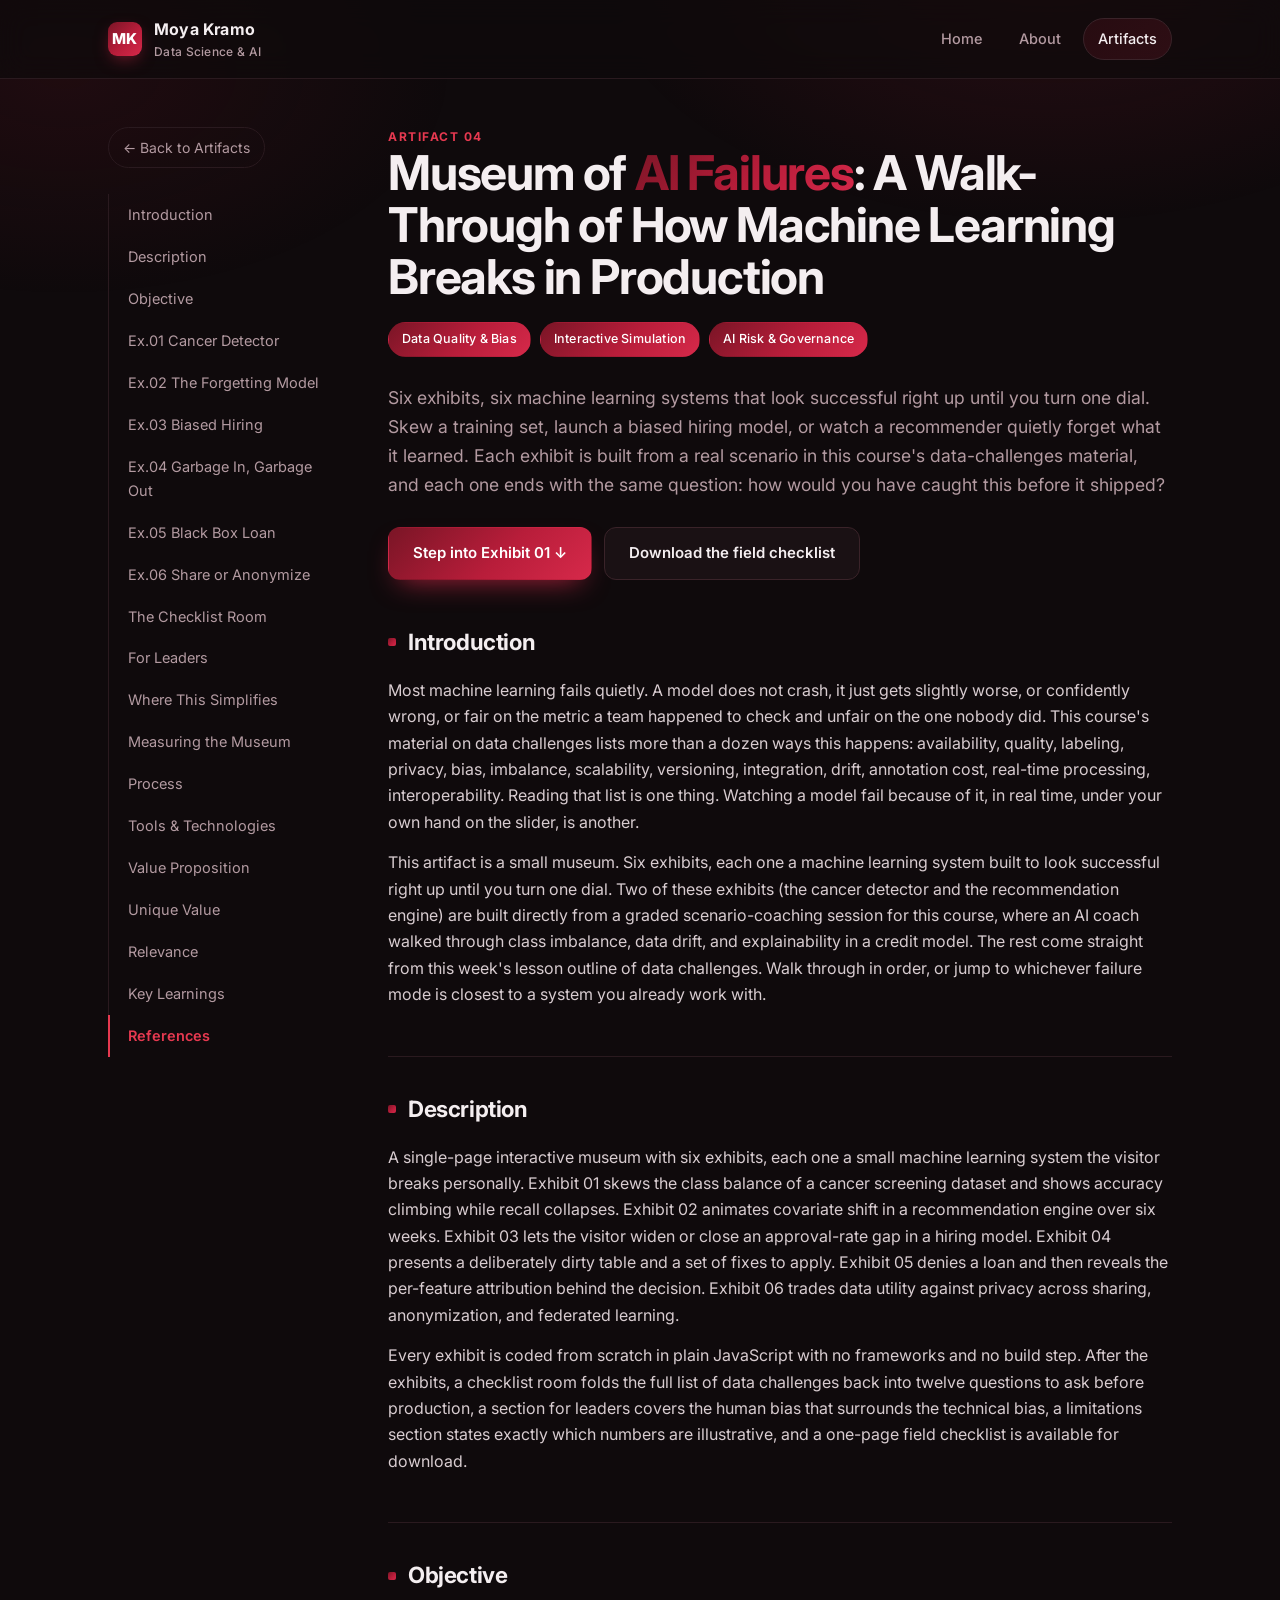
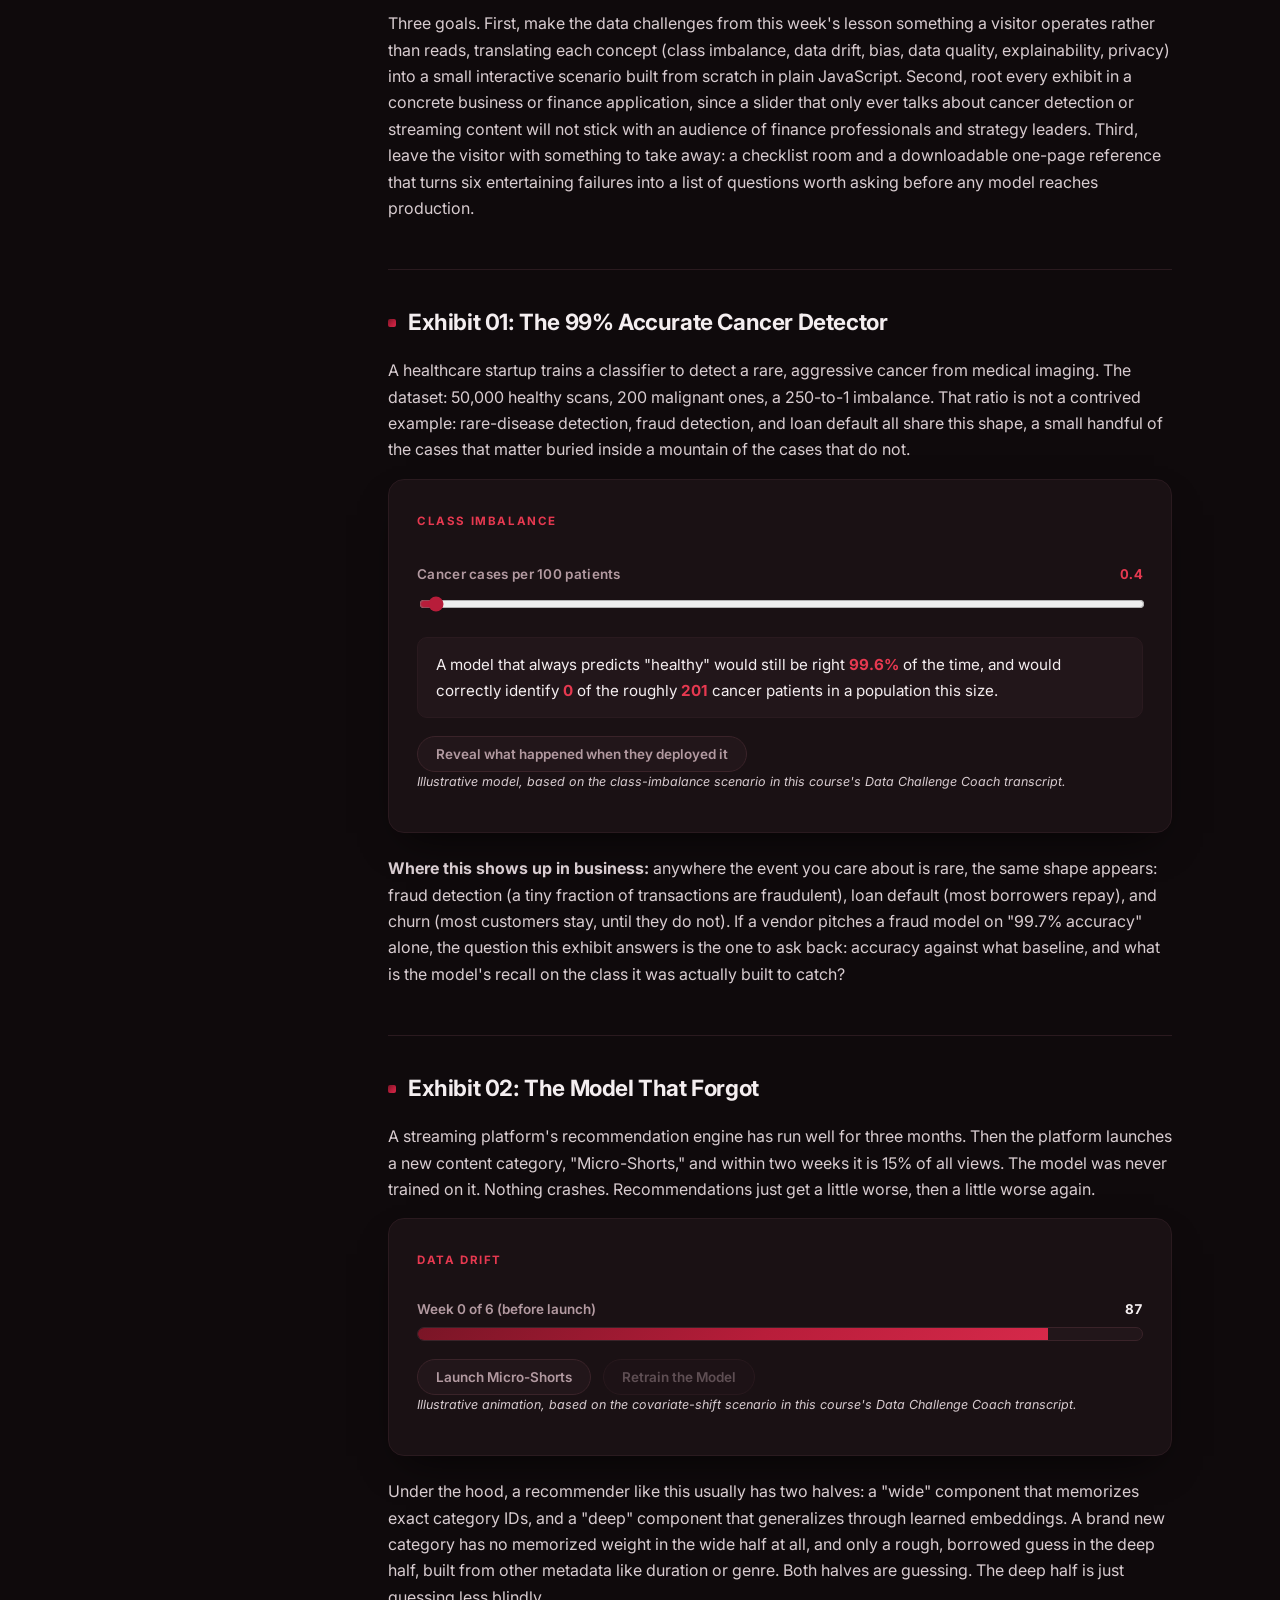
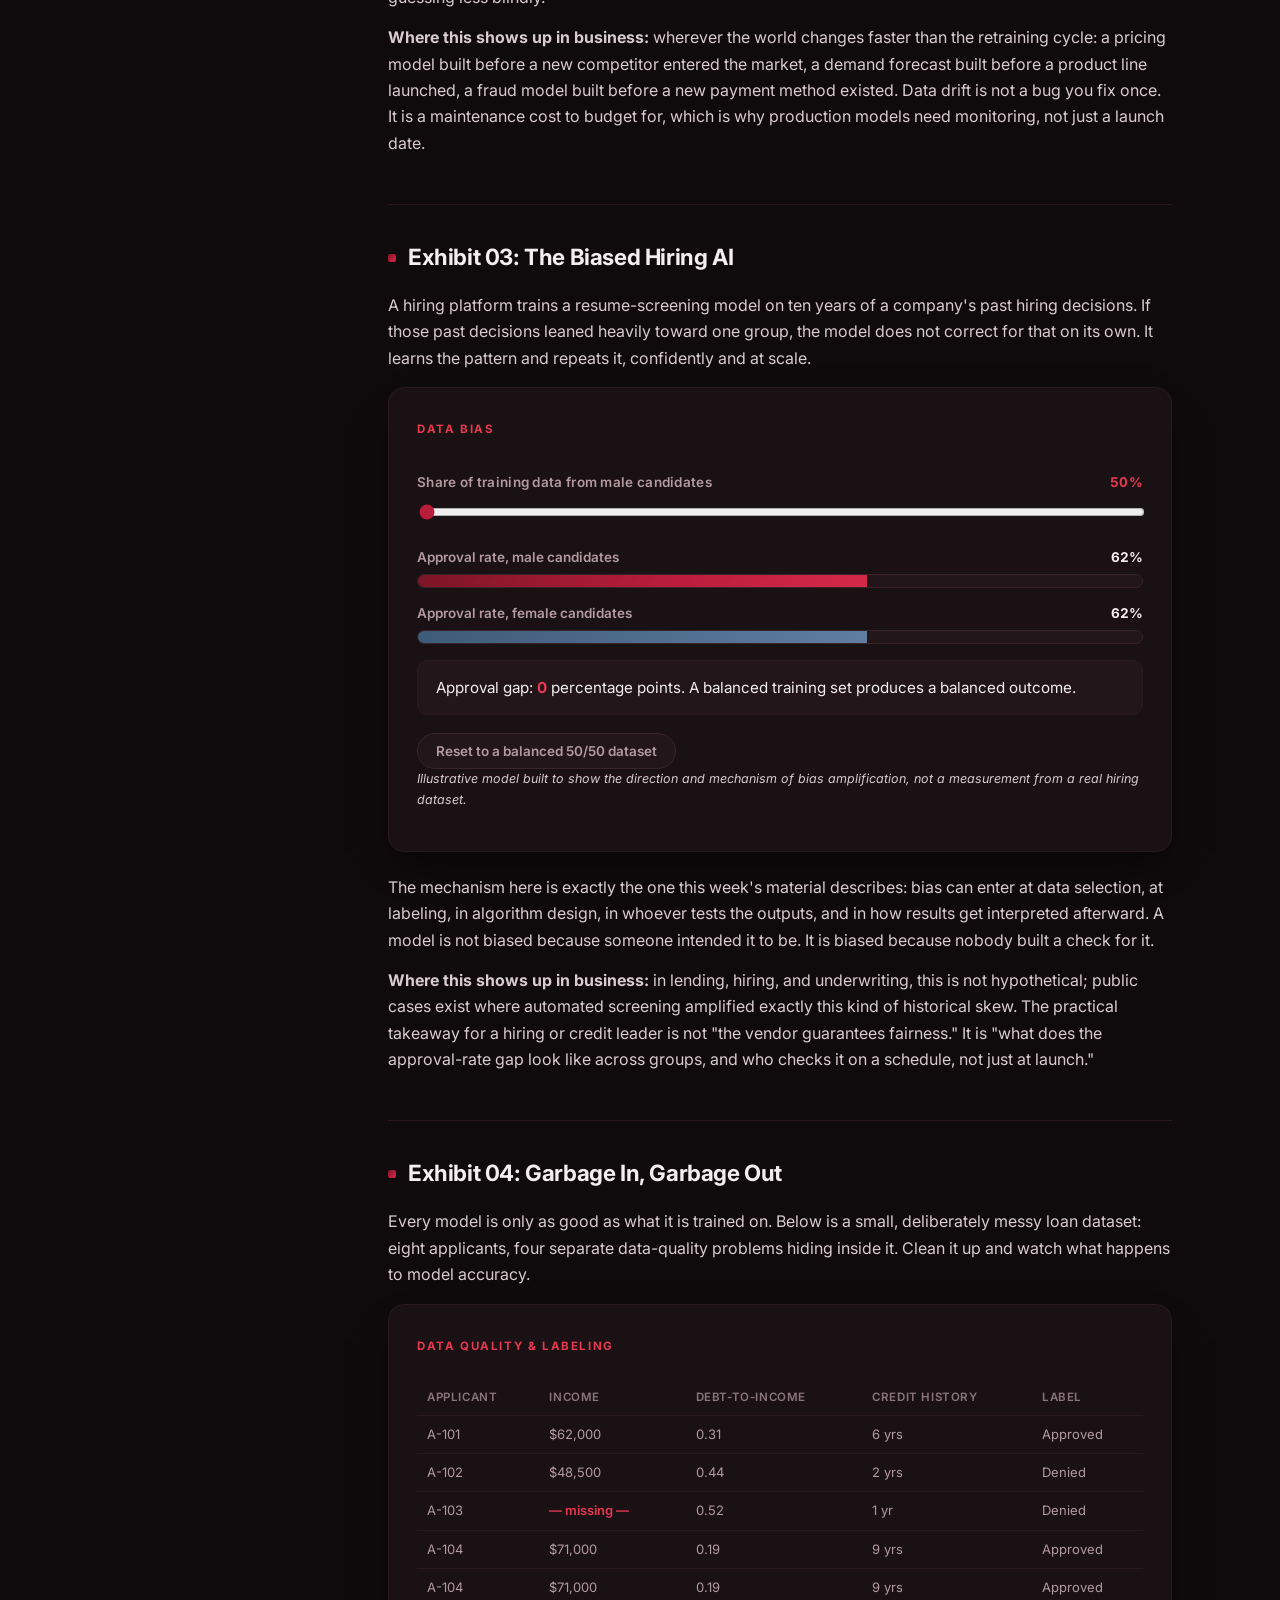
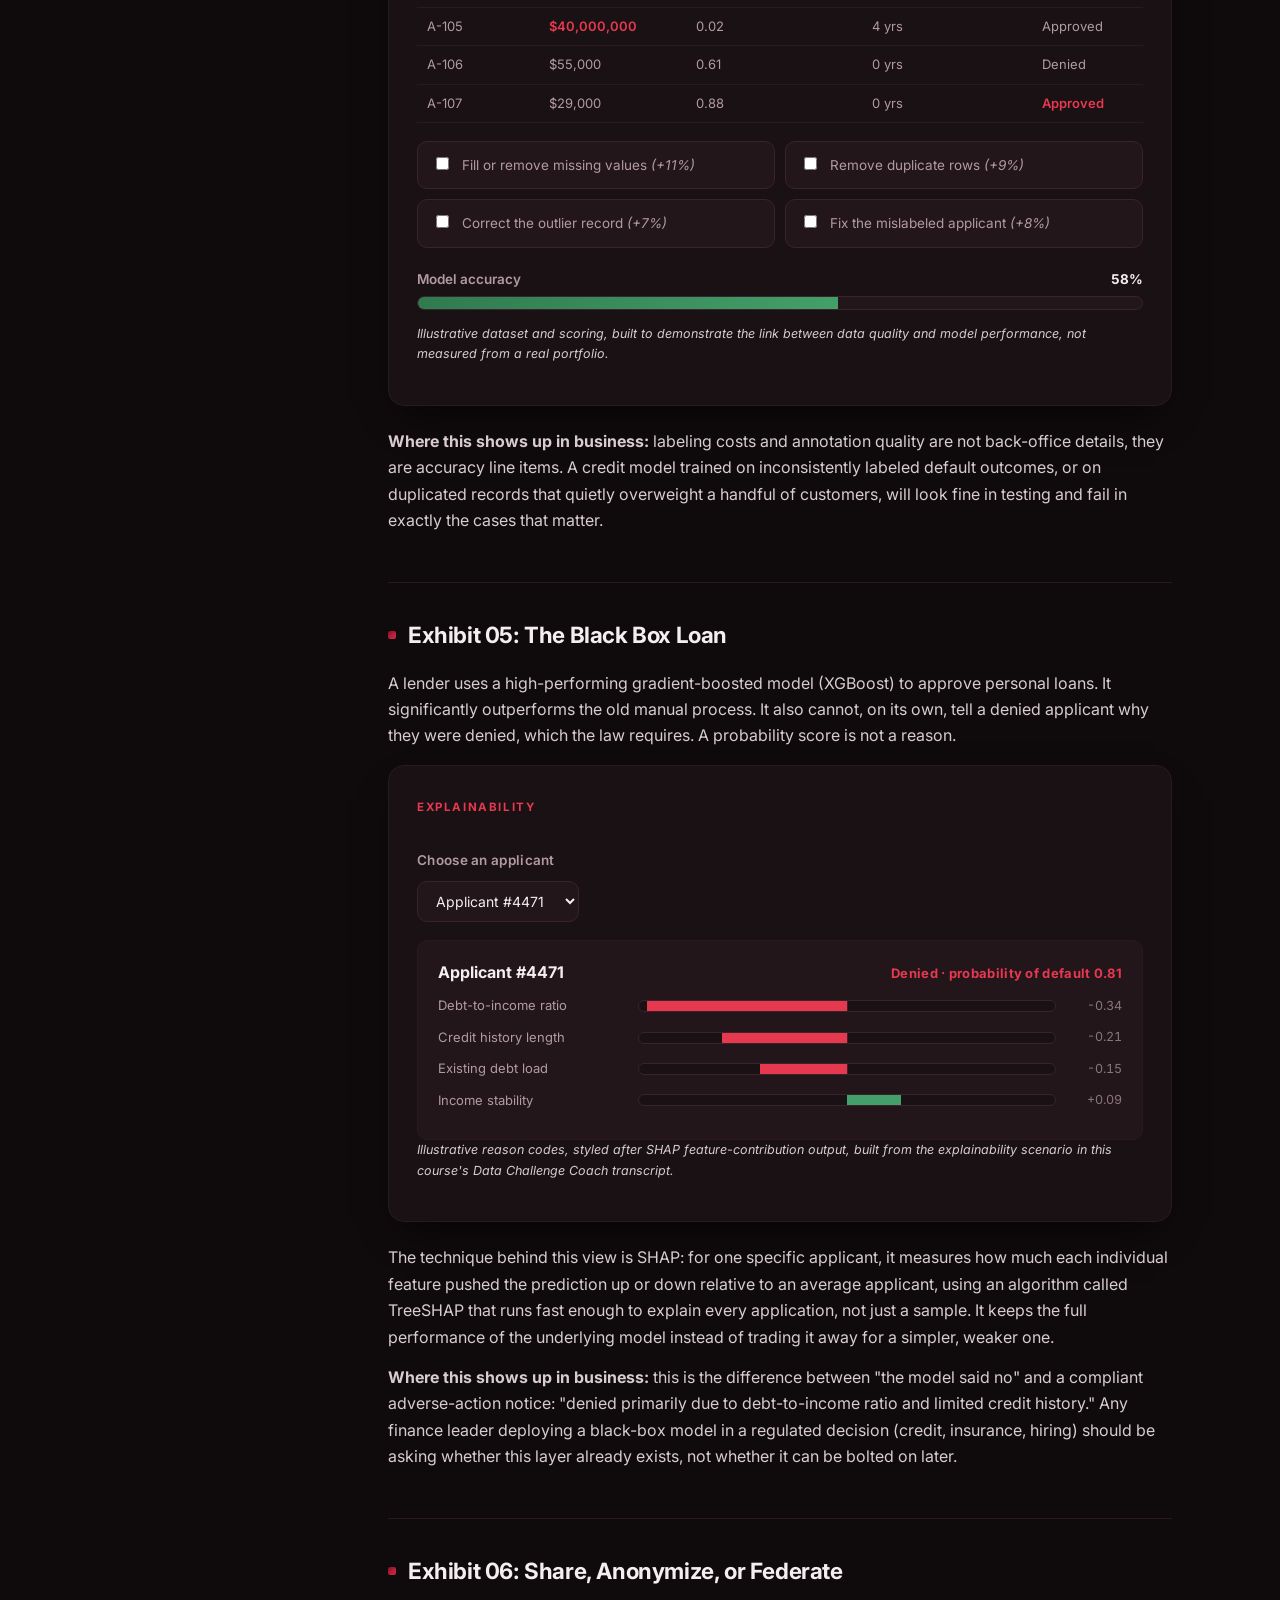
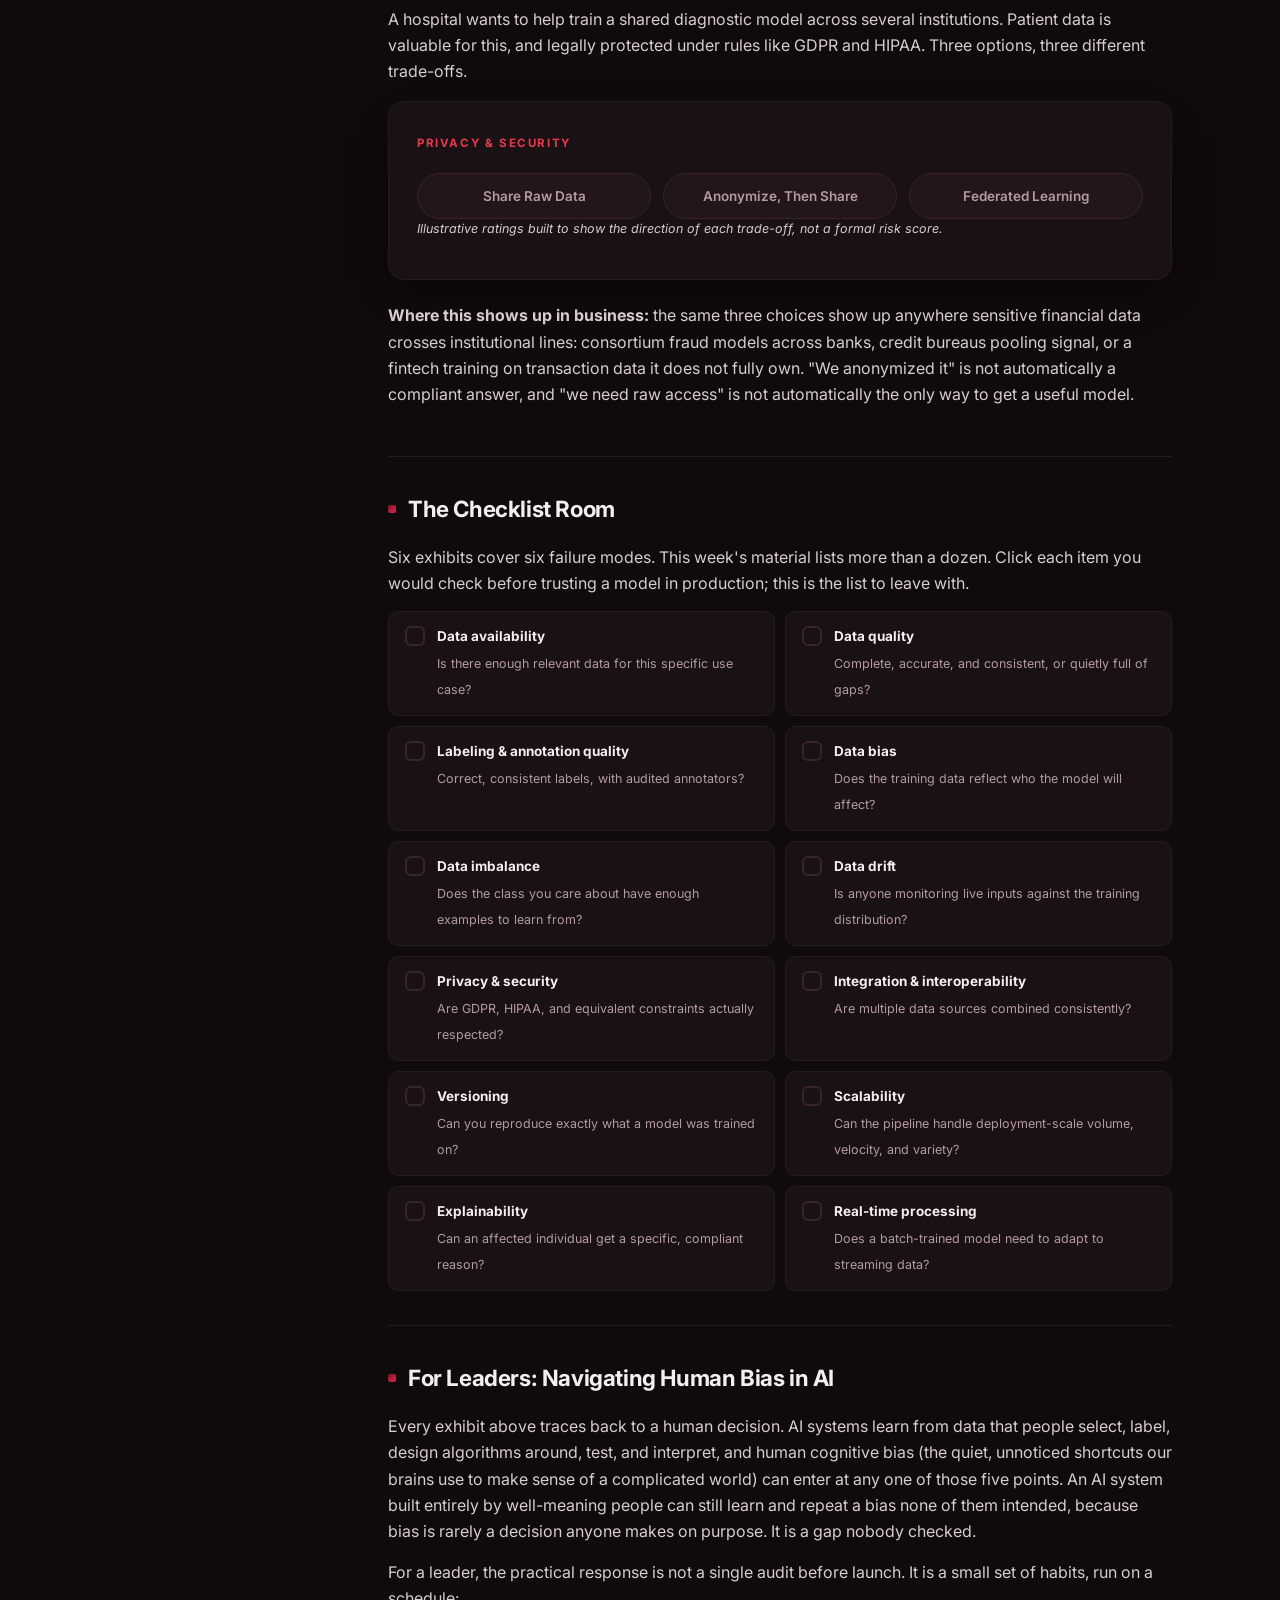
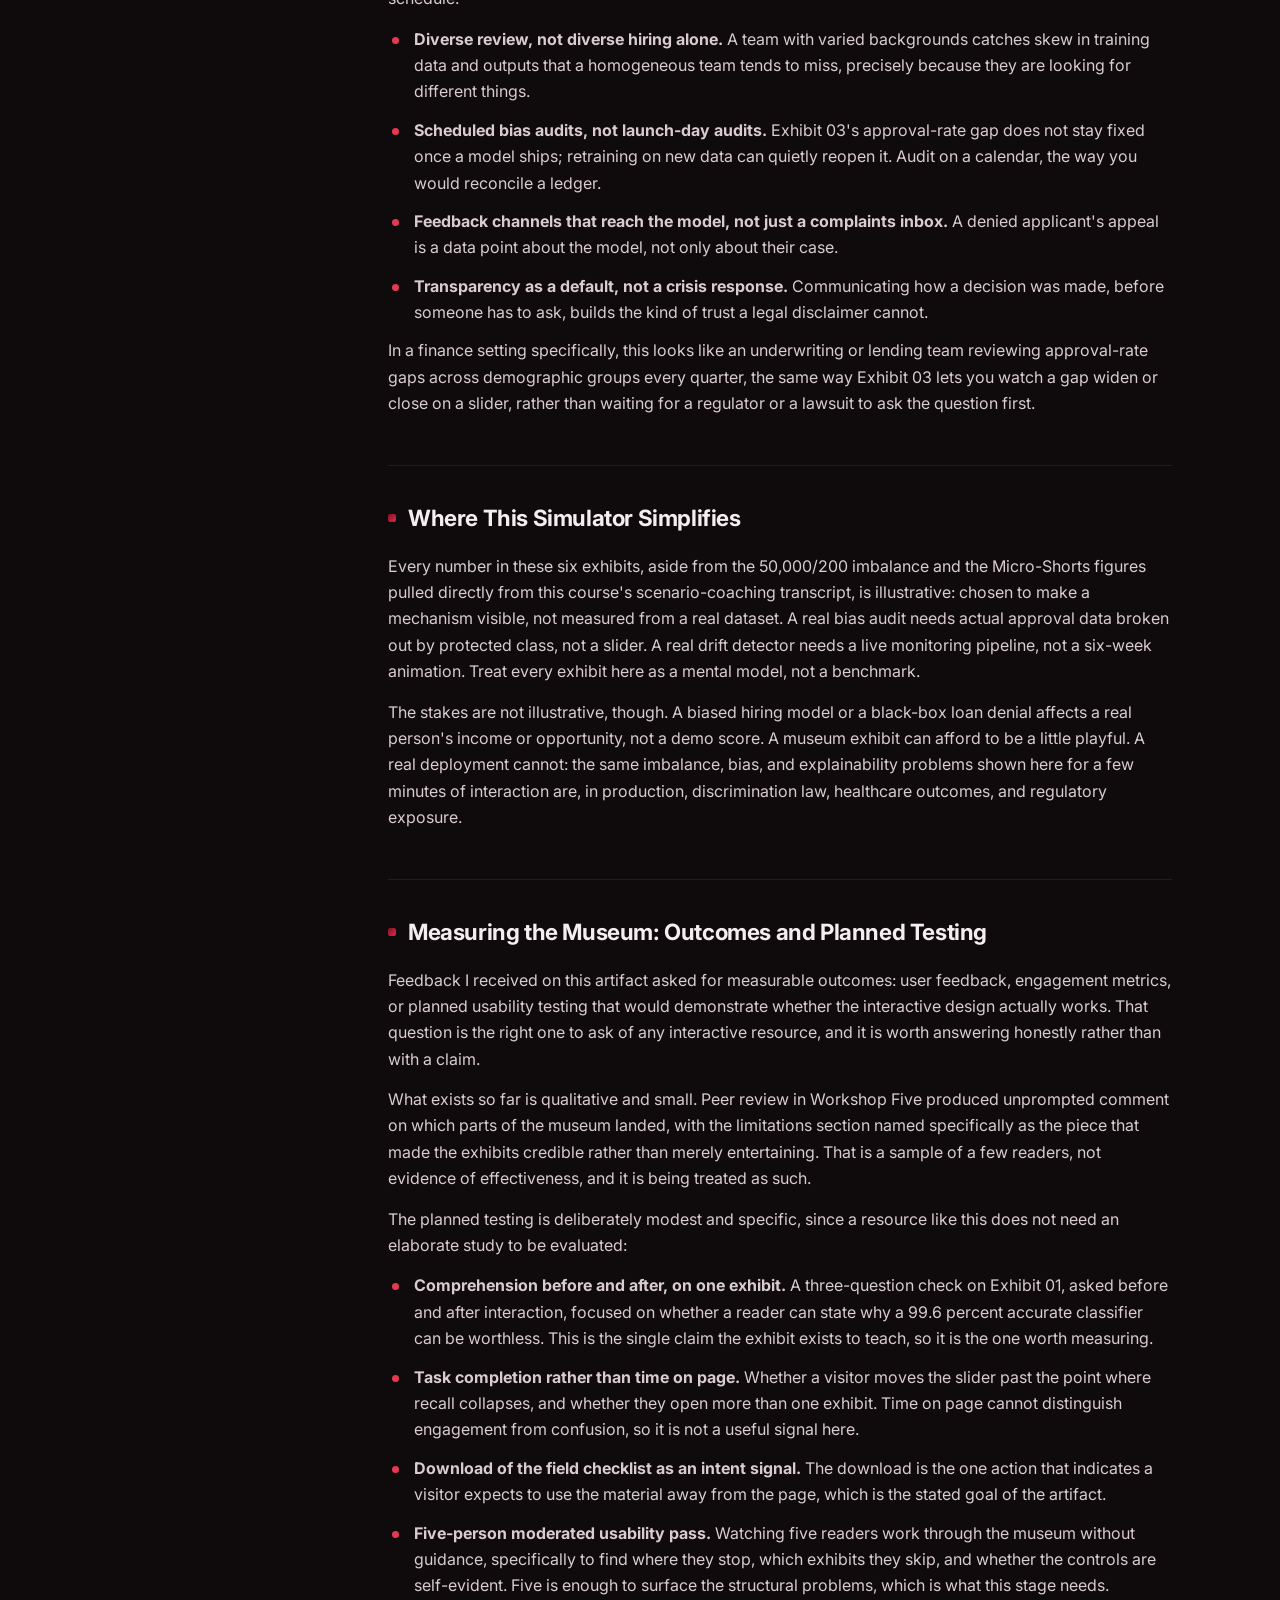
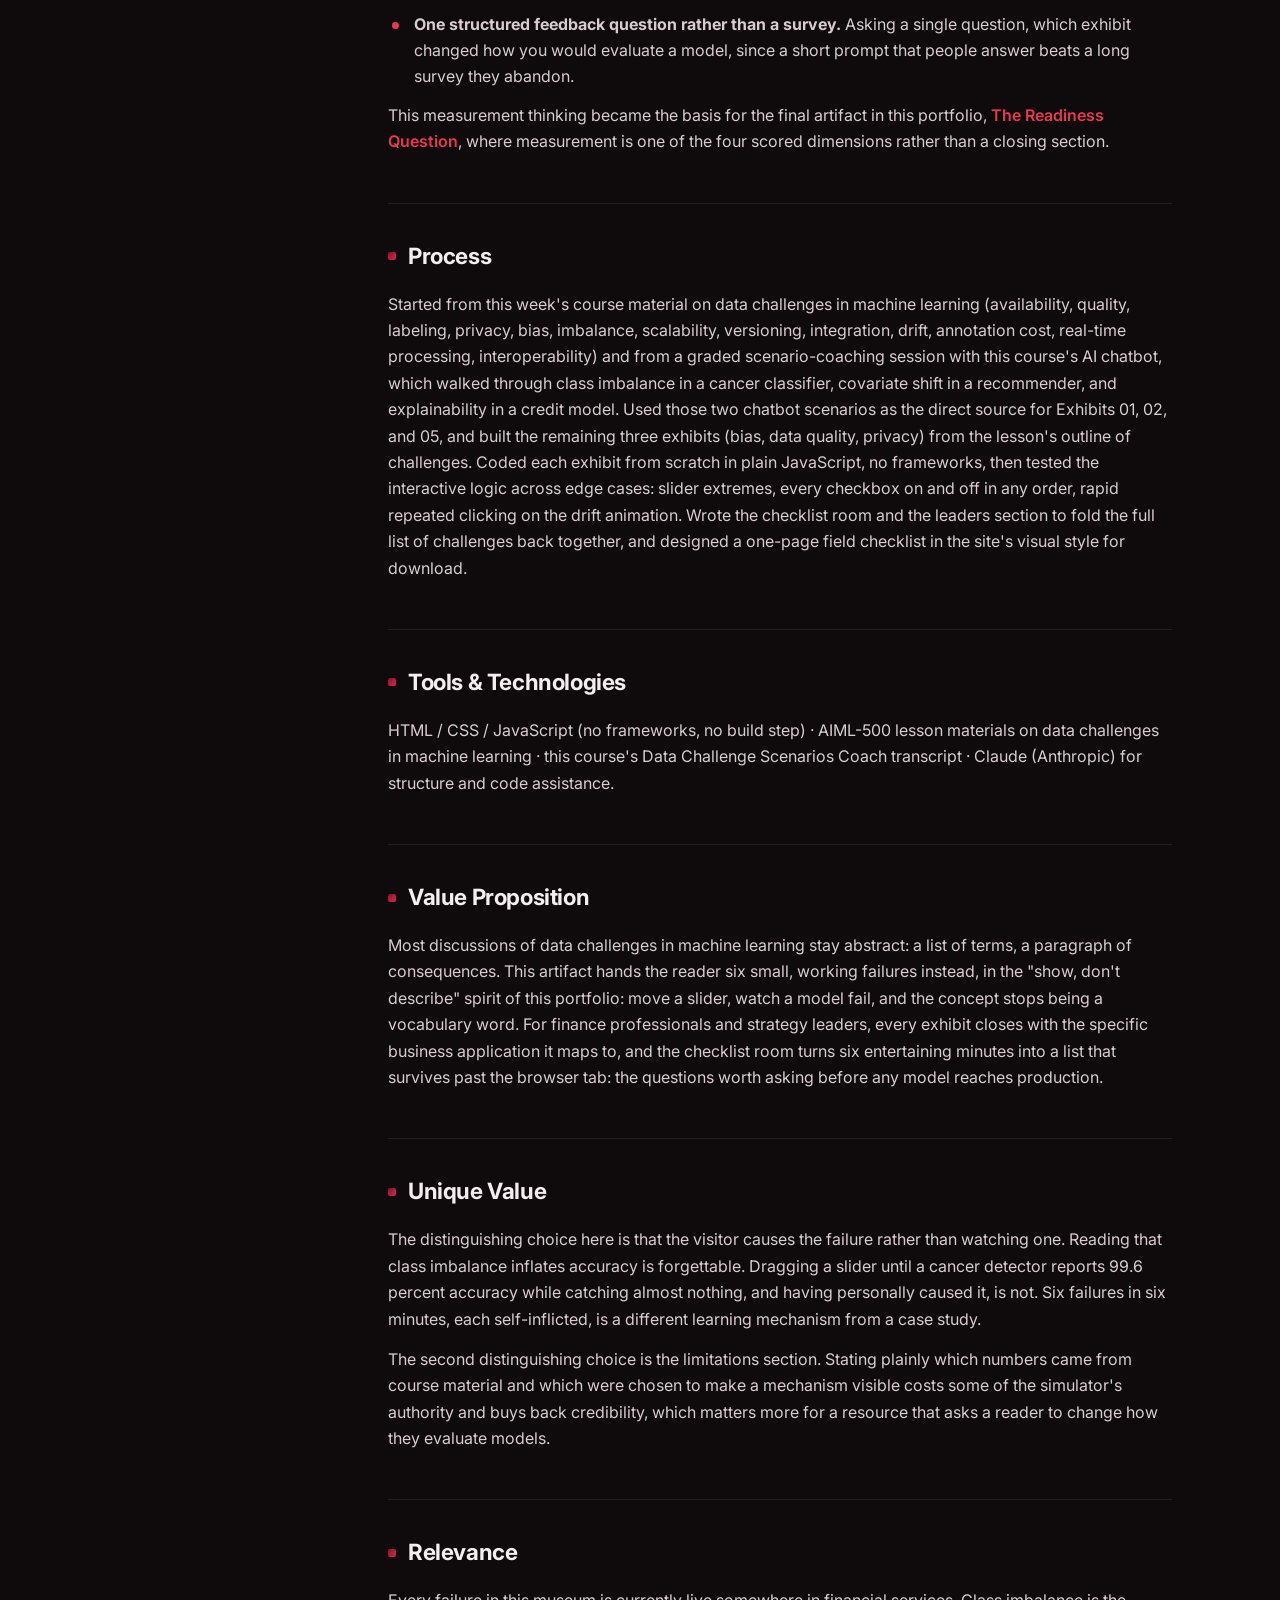
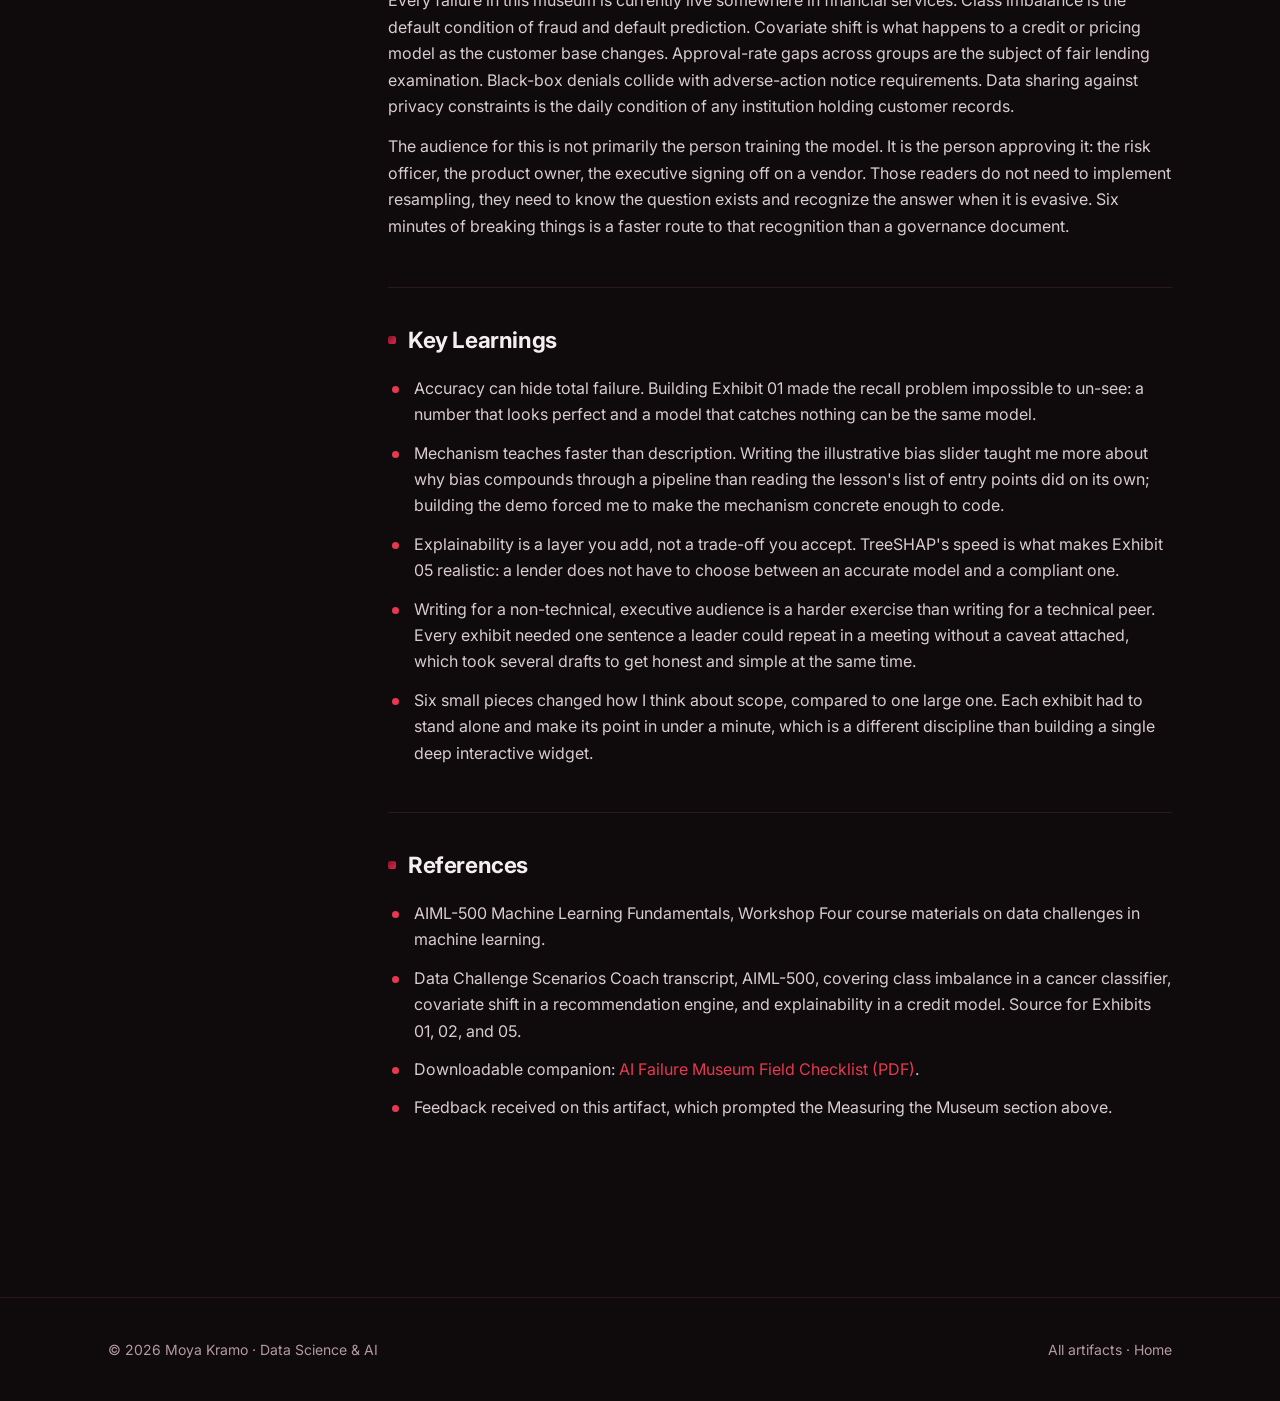
<file: artifact-04.html>
<!DOCTYPE html>
<html lang="en">
<head>
  <meta charset="UTF-8" />
  <meta name="viewport" content="width=device-width, initial-scale=1.0" />
  <title>Museum of AI Failures: How Machine Learning Breaks in Production · Moya Kramo</title>
  <meta name="description" content="Six interactive exhibits let you break real machine learning systems yourself: skew a training set, launch a biased hiring model, or watch a recommender forget what it learned." />
  <link rel="preconnect" href="https://fonts.googleapis.com" />
  <link rel="preconnect" href="https://fonts.gstatic.com" crossorigin />
  <link href="https://fonts.googleapis.com/css2?family=Inter:wght@400;500;600;700;800&display=swap" rel="stylesheet" />
  <link rel="stylesheet" href="assets/style.css" />
  <style>
    /* Scoped styles for this artifact's components. Uses the site's design tokens. */
    .detail-header h1 .accent {
      background: var(--grad);
      -webkit-background-clip: text; background-clip: text; color: transparent;
    }

    /* --- exhibit shell --- */
    .exhibit {
      background: var(--surface); border: 1px solid var(--border-soft);
      border-radius: var(--radius); padding: 26px 28px; margin: 16px 0 22px;
      box-shadow: var(--shadow);
    }
    .ex-tag {
      display: inline-block; font-size: 11.5px; font-weight: 700; letter-spacing: 1.6px;
      color: var(--red-bright); text-transform: uppercase; margin-bottom: 14px;
    }
    .ex-note {
      color: var(--muted-2); font-size: 12.5px; margin-top: 14px; font-style: italic;
    }

    /* --- bars --- */
    .bar-row { margin: 14px 0; }
    .bar-label {
      display: flex; justify-content: space-between; align-items: baseline;
      font-size: 13.5px; color: var(--muted); margin-bottom: 6px; font-weight: 600;
    }
    .bar-label .bv { color: var(--text); font-variant-numeric: tabular-nums; font-weight: 700; }
    .bar-track {
      height: 14px; border-radius: 999px; background: var(--surface-2);
      border: 1px solid var(--border); overflow: hidden;
    }
    .bar-fill { height: 100%; width: 0%; background: var(--grad); transition: width .5s ease; }
    .bar-fill.blue { background: linear-gradient(135deg, #3d5a78, #5f7ea0); }
    .bar-fill.good { background: linear-gradient(135deg, #2f7a4f, #43a06a); }

    /* --- controls: sliders / buttons --- */
    .ex-control { margin: 18px 0; }
    .ex-control label {
      display: flex; justify-content: space-between; align-items: baseline;
      font-size: 13.5px; font-weight: 600; color: var(--muted); margin-bottom: 8px; letter-spacing: .3px;
    }
    .ex-control label .ex-val { color: var(--red-bright); font-variant-numeric: tabular-nums; font-weight: 700; }
    .ex-control input[type="range"] { width: 100%; accent-color: var(--accent); cursor: pointer; }

    .ex-actions { display: flex; gap: 12px; flex-wrap: wrap; margin-top: 18px; }
    .opt-btn {
      padding: 9px 18px; border-radius: 999px; font-size: 13.5px; font-weight: 600;
      background: var(--surface-2); border: 1px solid var(--border); color: var(--muted);
      cursor: pointer; transition: .18s; font-family: var(--font);
    }
    .opt-btn:hover:not(:disabled) { color: var(--text); border-color: var(--accent); }
    .opt-btn.active { background: var(--grad); color: #fff; border-color: transparent; }
    .opt-btn:disabled { opacity: .45; cursor: default; }

    .reveal-panel {
      margin-top: 18px; padding-top: 18px; border-top: 1px dashed var(--border);
      display: none;
    }
    .reveal-panel.shown { display: block; }

    .banner {
      display: none; align-items: center; gap: 10px; margin-top: 16px;
      background: var(--grad-soft); border: 1px solid var(--border);
      border-radius: var(--radius-sm); padding: 12px 16px; font-size: 13.5px; font-weight: 600;
    }
    .banner.shown { display: flex; }

    .verdict {
      margin-top: 16px; font-size: .95rem; color: var(--text);
      background: var(--surface-2); border: 1px solid var(--border-soft);
      border-radius: var(--radius-sm); padding: 14px 18px;
    }
    .verdict strong { color: var(--red-bright); }

    /* --- exhibit 4: messy table --- */
    .messy-wrap { overflow-x: auto; margin-top: 10px; }
    table.messy-table {
      width: 100%; border-collapse: collapse; font-size: 13px; min-width: 560px;
    }
    .messy-table th, .messy-table td {
      text-align: left; padding: 8px 10px; border-bottom: 1px solid var(--border-soft);
      color: var(--muted);
    }
    .messy-table th { color: var(--muted-2); font-weight: 600; font-size: 11.5px; text-transform: uppercase; letter-spacing: .6px; }
    .messy-table td.flag { color: var(--red-bright); font-weight: 600; }
    .messy-table tr.fixed td { color: var(--muted-2); text-decoration: line-through; opacity: .55; }
    .messy-table tr.fixed td.flag { color: var(--muted-2); }

    .fix-list { display: grid; grid-template-columns: repeat(2, 1fr); gap: 10px; margin-top: 18px; }
    .fix-item {
      display: flex; align-items: flex-start; gap: 10px; cursor: pointer;
      background: var(--surface-2); border: 1px solid var(--border); border-radius: var(--radius-sm);
      padding: 12px 14px; font-size: 13.5px; color: var(--muted); transition: .15s;
    }
    .fix-item:hover { border-color: var(--accent); }
    .fix-item input { margin-top: 3px; accent-color: var(--accent); }
    .fix-item.on { color: var(--text); border-color: var(--accent); background: var(--grad-soft); }

    /* --- exhibit 5: applicant select --- */
    .applicant-card {
      background: var(--surface-2); border: 1px solid var(--border-soft);
      border-radius: var(--radius-sm); padding: 18px 20px; margin-top: 14px;
    }
    .applicant-head { display: flex; justify-content: space-between; align-items: baseline; flex-wrap: wrap; gap: 8px; }
    .applicant-head h4 { margin: 0; font-size: 1rem; color: var(--text); }
    .applicant-head .decision { font-weight: 700; font-size: 13px; letter-spacing: .3px; }
    .applicant-head .decision.denied { color: var(--red-bright); }
    .applicant-head .decision.approved { color: #43a06a; }
    .shap-row { display: grid; grid-template-columns: 190px 1fr 56px; align-items: center; gap: 10px; margin: 10px 0; font-size: 13px; }
    .shap-row .shap-name { color: var(--muted); }
    .shap-track { height: 12px; background: var(--surface); border: 1px solid var(--border); border-radius: 6px; position: relative; overflow: hidden; }
    .shap-fill { position: absolute; top: 0; bottom: 0; }
    .shap-fill.neg { right: 50%; background: var(--red-bright); }
    .shap-fill.pos { left: 50%; background: #43a06a; }
    .shap-track .mid { position: absolute; left: 50%; top: -2px; bottom: -2px; width: 1px; background: var(--border); }
    .shap-val { text-align: right; font-variant-numeric: tabular-nums; color: var(--muted-2); font-size: 12.5px; }

    select.ex-select {
      font-family: var(--font); background: var(--surface-2); color: var(--text);
      border: 1px solid var(--border); border-radius: var(--radius-sm); padding: 10px 14px;
      font-size: 14px; cursor: pointer;
    }

    /* --- exhibit 6: privacy choice cards --- */
    .privacy-choices { display: grid; grid-template-columns: repeat(3, 1fr); gap: 12px; margin-top: 6px; }
    .privacy-choices .opt-btn { padding: 14px 10px; text-align: center; }
    @media (max-width: 640px) { .privacy-choices { grid-template-columns: 1fr; } }

    /* --- checklist room --- */
    .checklist-grid { display: grid; grid-template-columns: repeat(2, 1fr); gap: 10px; margin-top: 10px; }
    .check-item {
      display: flex; align-items: flex-start; gap: 12px; cursor: pointer; user-select: none;
      background: var(--surface); border: 1px solid var(--border-soft); border-radius: var(--radius-sm);
      padding: 13px 16px; transition: .15s;
    }
    .check-item:hover { border-color: var(--accent); }
    .check-item .dot {
      flex: none; width: 20px; height: 20px; border-radius: 6px; margin-top: 1px;
      border: 2px solid var(--border); display: grid; place-items: center; font-size: 12px; color: transparent;
      transition: .15s;
    }
    .check-item.done .dot { background: var(--grad); border-color: transparent; color: #fff; }
    .check-item.done .ci-text { color: var(--muted-2); text-decoration: line-through; }
    .ci-text strong { display: block; color: var(--text); font-size: 13.5px; margin-bottom: 2px; }
    .check-item.done .ci-text strong { color: var(--muted-2); }
    .ci-text span { font-size: 12.5px; color: var(--muted); }
    @media (max-width: 700px) { .checklist-grid { grid-template-columns: 1fr; } }

    /* --- leaders section --- */
    .practice-list { margin: 14px 0 0; }
    .practice-list li::before { background: var(--red-bright); }

    @media (max-width: 860px) {
      .fix-list { grid-template-columns: 1fr; }
      .shap-row { grid-template-columns: 1fr; }
      .shap-val { text-align: left; }
    }
  </style>
</head>
<body>
  <header class="site-header">
    <nav class="nav">
      <a class="brand" href="index.html">
        <span class="mark">MK</span>
        <span>Moya Kramo<small>Data Science &amp; AI</small></span>
      </a>
      <button class="nav-toggle" aria-label="Menu">&#9776;</button>
      <div class="nav-links">
        <a href="index.html">Home</a>
        <a href="about.html">About</a>
        <a href="artifacts.html" class="active">Artifacts</a>
      </div>
    </nav>
  </header>

  <div class="wrap">
    <div class="detail">
      <!-- SIDEBAR -->
      <aside class="side-nav">
        <a class="back" href="artifacts.html">&larr; Back to Artifacts</a>
        <ul>
          <li><a href="#introduction" class="active">Introduction</a></li>
          <li><a href="#description">Description</a></li>
          <li><a href="#objective">Objective</a></li>
          <li><a href="#exhibit-imbalance">Ex.01 Cancer Detector</a></li>
          <li><a href="#exhibit-drift">Ex.02 The Forgetting Model</a></li>
          <li><a href="#exhibit-bias">Ex.03 Biased Hiring</a></li>
          <li><a href="#exhibit-quality">Ex.04 Garbage In, Garbage Out</a></li>
          <li><a href="#exhibit-explainability">Ex.05 Black Box Loan</a></li>
          <li><a href="#exhibit-privacy">Ex.06 Share or Anonymize</a></li>
          <li><a href="#checklist">The Checklist Room</a></li>
          <li><a href="#leaders">For Leaders</a></li>
          <li><a href="#limitations">Where This Simplifies</a></li>
          <li><a href="#outcomes">Measuring the Museum</a></li>
          <li><a href="#process">Process</a></li>
          <li><a href="#tools">Tools &amp; Technologies</a></li>
          <li><a href="#value">Value Proposition</a></li>
          <li><a href="#unique">Unique Value</a></li>
          <li><a href="#relevance">Relevance</a></li>
          <li><a href="#learnings">Key Learnings</a></li>
          <li><a href="#references">References</a></li>
        </ul>
      </aside>

      <!-- MAIN -->
      <div class="detail-main">
        <header class="detail-header">
          <div class="art-index">ARTIFACT 04</div>
          <h1>Museum of <span class="accent">AI Failures</span>: A Walk-Through of How Machine Learning Breaks in Production</h1>
          <div class="pills">
            <span class="pill brand">Data Quality &amp; Bias</span>
            <span class="pill brand">Interactive Simulation</span>
            <span class="pill brand">AI Risk &amp; Governance</span>
          </div>
          <p class="sub">
            Six exhibits, six machine learning systems that look successful right up until you turn one dial.
            Skew a training set, launch a biased hiring model, or watch a recommender quietly forget what it
            learned. Each exhibit is built from a real scenario in this course's data-challenges material, and
            each one ends with the same question: how would you have caught this before it shipped?
          </p>
          <div class="doc-actions">
            <a class="btn btn-primary" href="#exhibit-imbalance">Step into Exhibit 01 &darr;</a>
            <a class="btn btn-ghost" href="assets/artifacts/ai-failure-museum-checklist.pdf" download>Download the field checklist</a>
          </div>
        </header>

        <section class="art-section" id="introduction">
          <h2>Introduction</h2>
          <p>
            Most machine learning fails quietly. A model does not crash, it just gets slightly worse, or
            confidently wrong, or fair on the metric a team happened to check and unfair on the one nobody
            did. This course's material on data challenges lists more than a dozen ways this happens:
            availability, quality, labeling, privacy, bias, imbalance, scalability, versioning, integration,
            drift, annotation cost, real-time processing, interoperability. Reading that list is one thing.
            Watching a model fail because of it, in real time, under your own hand on the slider, is another.
          </p>
          <p>
            This artifact is a small museum. Six exhibits, each one a machine learning system built to look
            successful right up until you turn one dial. Two of these exhibits (the cancer detector and the
            recommendation engine) are built directly from a graded scenario-coaching session for this course,
            where an AI coach walked through class imbalance, data drift, and explainability in a credit model.
            The rest come straight from this week's lesson outline of data challenges. Walk through in order,
            or jump to whichever failure mode is closest to a system you already work with.
          </p>
        </section>

        <section class="art-section" id="description">
          <h2>Description</h2>
          <p>
            A single-page interactive museum with six exhibits, each one a small machine learning system the
            visitor breaks personally. Exhibit 01 skews the class balance of a cancer screening dataset and
            shows accuracy climbing while recall collapses. Exhibit 02 animates covariate shift in a
            recommendation engine over six weeks. Exhibit 03 lets the visitor widen or close an approval-rate
            gap in a hiring model. Exhibit 04 presents a deliberately dirty table and a set of fixes to apply.
            Exhibit 05 denies a loan and then reveals the per-feature attribution behind the decision.
            Exhibit 06 trades data utility against privacy across sharing, anonymization, and federated
            learning.
          </p>
          <p>
            Every exhibit is coded from scratch in plain JavaScript with no frameworks and no build step.
            After the exhibits, a checklist room folds the full list of data challenges back into twelve
            questions to ask before production, a section for leaders covers the human bias that surrounds the
            technical bias, a limitations section states exactly which numbers are illustrative, and a
            one-page field checklist is available for download.
          </p>
        </section>

        <section class="art-section" id="objective">
          <h2>Objective</h2>
          <p>
            Three goals. First, make the data challenges from this week's lesson something a visitor operates
            rather than reads, translating each concept (class imbalance, data drift, bias, data quality,
            explainability, privacy) into a small interactive scenario built from scratch in plain JavaScript.
            Second, root every exhibit in a concrete business or finance application, since a slider that only
            ever talks about cancer detection or streaming content will not stick with an audience of finance
            professionals and strategy leaders. Third, leave the visitor with something to take away: a
            checklist room and a downloadable one-page reference that turns six entertaining failures into a
            list of questions worth asking before any model reaches production.
          </p>
        </section>

        <!-- EXHIBIT 01 -->
        <section class="art-section" id="exhibit-imbalance">
          <h2>Exhibit 01: The 99% Accurate Cancer Detector</h2>
          <p>
            A healthcare startup trains a classifier to detect a rare, aggressive cancer from medical imaging.
            The dataset: 50,000 healthy scans, 200 malignant ones, a 250-to-1 imbalance. That ratio is not a
            contrived example: rare-disease detection, fraud detection, and loan default all share this shape,
            a small handful of the cases that matter buried inside a mountain of the cases that do not.
          </p>

          <div class="exhibit">
            <span class="ex-tag">Class Imbalance</span>

            <div class="ex-control">
              <label>Cancer cases per 100 patients <span class="ex-val" id="imb-val">0.4</span></label>
              <input type="range" id="imb-slider" min="0.1" max="25" step="0.1" value="0.4" />
            </div>

            <div class="verdict" id="imb-verdict">
              A model that always predicts "healthy" would still be right <strong id="imb-acc">99.6%</strong>
              of the time, and would correctly identify <strong>0</strong> of the roughly
              <strong id="imb-n">200</strong> cancer patients in a population this size.
            </div>

            <div class="ex-actions">
              <button type="button" class="opt-btn" id="imb-reveal-btn">Reveal what happened when they deployed it</button>
            </div>

            <div class="reveal-panel" id="imb-reveal">
              <p style="margin:0 0 10px; font-weight:600; color:var(--text);">
                The actual deployment: 50,000 healthy scans, 200 malignant.
              </p>
              <div class="bar-row">
                <div class="bar-label"><span>Healthy scans, correctly identified</span><span class="bv">50,000 / 50,000</span></div>
                <div class="bar-track"><div class="bar-fill blue" style="width:100%"></div></div>
              </div>
              <div class="bar-row">
                <div class="bar-label"><span>Cancer scans, correctly identified</span><span class="bv">0 / 200</span></div>
                <div class="bar-track"><div class="bar-fill" style="width:0%; background:var(--red-bright);"></div></div>
              </div>
              <p style="margin-top:12px;">
                This model never flagged a single cancer patient. Its accuracy score never told anyone.
                Recall (the share of actual cancer cases it caught) was 0%. Precision was undefined, because
                it never made a single positive prediction to be right or wrong about.
              </p>
            </div>

            <p class="ex-note">
              Illustrative model, based on the class-imbalance scenario in this course's Data Challenge Coach transcript.
            </p>
          </div>

          <p>
            <strong>Where this shows up in business:</strong> anywhere the event you care about is rare, the
            same shape appears: fraud detection (a tiny fraction of transactions are fraudulent), loan default
            (most borrowers repay), and churn (most customers stay, until they do not). If a vendor pitches a
            fraud model on "99.7% accuracy" alone, the question this exhibit answers is the one to ask back:
            accuracy against what baseline, and what is the model's recall on the class it was actually built
            to catch?
          </p>
        </section>

        <!-- EXHIBIT 02 -->
        <section class="art-section" id="exhibit-drift">
          <h2>Exhibit 02: The Model That Forgot</h2>
          <p>
            A streaming platform's recommendation engine has run well for three months. Then the platform
            launches a new content category, "Micro-Shorts," and within two weeks it is 15% of all views. The
            model was never trained on it. Nothing crashes. Recommendations just get a little worse, then a
            little worse again.
          </p>

          <div class="exhibit">
            <span class="ex-tag">Data Drift</span>

            <div class="bar-row">
              <div class="bar-label"><span id="drift-week-label">Week 0 of 6 (before launch)</span><span class="bv" id="drift-score-label">87</span></div>
              <div class="bar-track"><div class="bar-fill" id="drift-bar" style="width:87%"></div></div>
            </div>

            <div class="banner" id="drift-banner">&#9888; Data Drift Detected: input distribution has shifted since training</div>

            <div class="ex-actions">
              <button type="button" class="opt-btn" id="drift-launch-btn">Launch Micro-Shorts</button>
              <button type="button" class="opt-btn" id="drift-retrain-btn" disabled>Retrain the Model</button>
            </div>

            <p class="ex-note" id="drift-note">
              Illustrative animation, based on the covariate-shift scenario in this course's Data Challenge Coach transcript.
            </p>
          </div>

          <p>
            Under the hood, a recommender like this usually has two halves: a "wide" component that memorizes
            exact category IDs, and a "deep" component that generalizes through learned embeddings. A brand
            new category has no memorized weight in the wide half at all, and only a rough, borrowed guess in
            the deep half, built from other metadata like duration or genre. Both halves are guessing. The
            deep half is just guessing less blindly.
          </p>
          <p>
            <strong>Where this shows up in business:</strong> wherever the world changes faster than the
            retraining cycle: a pricing model built before a new competitor entered the market, a demand
            forecast built before a product line launched, a fraud model built before a new payment method
            existed. Data drift is not a bug you fix once. It is a maintenance cost to budget for, which is
            why production models need monitoring, not just a launch date.
          </p>
        </section>

        <!-- EXHIBIT 03 -->
        <section class="art-section" id="exhibit-bias">
          <h2>Exhibit 03: The Biased Hiring AI</h2>
          <p>
            A hiring platform trains a resume-screening model on ten years of a company's past hiring
            decisions. If those past decisions leaned heavily toward one group, the model does not correct
            for that on its own. It learns the pattern and repeats it, confidently and at scale.
          </p>

          <div class="exhibit">
            <span class="ex-tag">Data Bias</span>

            <div class="ex-control">
              <label>Share of training data from male candidates <span class="ex-val" id="bias-val">50%</span></label>
              <input type="range" id="bias-slider" min="50" max="95" step="1" value="50" />
            </div>

            <div class="bar-row">
              <div class="bar-label"><span>Approval rate, male candidates</span><span class="bv" id="bias-male-label">62%</span></div>
              <div class="bar-track"><div class="bar-fill" id="bias-male-bar" style="width:62%"></div></div>
            </div>
            <div class="bar-row">
              <div class="bar-label"><span>Approval rate, female candidates</span><span class="bv" id="bias-female-label">62%</span></div>
              <div class="bar-track"><div class="bar-fill blue" id="bias-female-bar" style="width:62%"></div></div>
            </div>

            <div class="verdict">
              Approval gap: <strong id="bias-gap">0</strong> percentage points.
              <span id="bias-comment">A balanced training set produces a balanced outcome.</span>
            </div>

            <div class="ex-actions">
              <button type="button" class="opt-btn" id="bias-reset-btn">Reset to a balanced 50/50 dataset</button>
            </div>

            <p class="ex-note">
              Illustrative model built to show the direction and mechanism of bias amplification, not a
              measurement from a real hiring dataset.
            </p>
          </div>

          <p>
            The mechanism here is exactly the one this week's material describes: bias can enter at data
            selection, at labeling, in algorithm design, in whoever tests the outputs, and in how results get
            interpreted afterward. A model is not biased because someone intended it to be. It is biased
            because nobody built a check for it.
          </p>
          <p>
            <strong>Where this shows up in business:</strong> in lending, hiring, and underwriting, this is
            not hypothetical; public cases exist where automated screening amplified exactly this kind of
            historical skew. The practical takeaway for a hiring or credit leader is not "the vendor
            guarantees fairness." It is "what does the approval-rate gap look like across groups, and who
            checks it on a schedule, not just at launch."
          </p>
        </section>

        <!-- EXHIBIT 04 -->
        <section class="art-section" id="exhibit-quality">
          <h2>Exhibit 04: Garbage In, Garbage Out</h2>
          <p>
            Every model is only as good as what it is trained on. Below is a small, deliberately messy loan
            dataset: eight applicants, four separate data-quality problems hiding inside it. Clean it up and
            watch what happens to model accuracy.
          </p>

          <div class="exhibit">
            <span class="ex-tag">Data Quality &amp; Labeling</span>

            <div class="messy-wrap">
              <table class="messy-table" id="messy-table">
                <thead>
                  <tr><th>Applicant</th><th>Income</th><th>Debt-to-Income</th><th>Credit History</th><th>Label</th></tr>
                </thead>
                <tbody>
                  <tr><td>A-101</td><td>$62,000</td><td>0.31</td><td>6 yrs</td><td>Approved</td></tr>
                  <tr><td>A-102</td><td>$48,500</td><td>0.44</td><td>2 yrs</td><td>Denied</td></tr>
                  <tr class="row-missing"><td>A-103</td><td class="flag">&mdash; missing &mdash;</td><td>0.52</td><td>1 yr</td><td>Denied</td></tr>
                  <tr class="row-dup"><td>A-104</td><td>$71,000</td><td>0.19</td><td>9 yrs</td><td>Approved</td></tr>
                  <tr class="row-dup"><td>A-104</td><td>$71,000</td><td>0.19</td><td>9 yrs</td><td>Approved</td></tr>
                  <tr class="row-outlier"><td>A-105</td><td class="flag">$40,000,000</td><td>0.02</td><td>4 yrs</td><td>Approved</td></tr>
                  <tr><td>A-106</td><td>$55,000</td><td>0.61</td><td>0 yrs</td><td>Denied</td></tr>
                  <tr class="row-mislabel"><td>A-107</td><td>$29,000</td><td>0.88</td><td>0 yrs</td><td class="flag">Approved</td></tr>
                </tbody>
              </table>
            </div>

            <div class="fix-list">
              <label class="fix-item" id="fix-missing">
                <input type="checkbox" data-fix="missing" />
                <span>Fill or remove missing values <em>(+11%)</em></span>
              </label>
              <label class="fix-item" id="fix-dup">
                <input type="checkbox" data-fix="dup" />
                <span>Remove duplicate rows <em>(+9%)</em></span>
              </label>
              <label class="fix-item" id="fix-outlier">
                <input type="checkbox" data-fix="outlier" />
                <span>Correct the outlier record <em>(+7%)</em></span>
              </label>
              <label class="fix-item" id="fix-mislabel">
                <input type="checkbox" data-fix="mislabel" />
                <span>Fix the mislabeled applicant <em>(+8%)</em></span>
              </label>
            </div>

            <div class="bar-row" style="margin-top:20px;">
              <div class="bar-label"><span>Model accuracy</span><span class="bv" id="quality-score">58%</span></div>
              <div class="bar-track"><div class="bar-fill good" id="quality-bar" style="width:58%"></div></div>
            </div>

            <p class="ex-note">
              Illustrative dataset and scoring, built to demonstrate the link between data quality and model
              performance, not measured from a real portfolio.
            </p>
          </div>

          <p>
            <strong>Where this shows up in business:</strong> labeling costs and annotation quality are not
            back-office details, they are accuracy line items. A credit model trained on inconsistently
            labeled default outcomes, or on duplicated records that quietly overweight a handful of customers,
            will look fine in testing and fail in exactly the cases that matter.
          </p>
        </section>

        <!-- EXHIBIT 05 -->
        <section class="art-section" id="exhibit-explainability">
          <h2>Exhibit 05: The Black Box Loan</h2>
          <p>
            A lender uses a high-performing gradient-boosted model (XGBoost) to approve personal loans. It
            significantly outperforms the old manual process. It also cannot, on its own, tell a denied
            applicant why they were denied, which the law requires. A probability score is not a reason.
          </p>

          <div class="exhibit">
            <span class="ex-tag">Explainability</span>

            <div class="ex-control">
              <label style="margin-bottom:10px;">Choose an applicant</label>
              <select class="ex-select" id="shap-select">
                <option value="0">Applicant #4471</option>
                <option value="1">Applicant #2038</option>
                <option value="2">Applicant #9915</option>
              </select>
            </div>

            <div class="applicant-card" id="shap-card">
              <div class="applicant-head">
                <h4 id="shap-name">Applicant #4471</h4>
                <span class="decision denied" id="shap-decision">Denied &middot; probability of default 0.81</span>
              </div>
              <div id="shap-rows"></div>
            </div>

            <p class="ex-note">
              Illustrative reason codes, styled after SHAP feature-contribution output, built from the
              explainability scenario in this course's Data Challenge Coach transcript.
            </p>
          </div>

          <p>
            The technique behind this view is SHAP: for one specific applicant, it measures how much each
            individual feature pushed the prediction up or down relative to an average applicant, using an
            algorithm called TreeSHAP that runs fast enough to explain every application, not just a sample.
            It keeps the full performance of the underlying model instead of trading it away for a simpler,
            weaker one.
          </p>
          <p>
            <strong>Where this shows up in business:</strong> this is the difference between "the model said
            no" and a compliant adverse-action notice: "denied primarily due to debt-to-income ratio and
            limited credit history." Any finance leader deploying a black-box model in a regulated decision
            (credit, insurance, hiring) should be asking whether this layer already exists, not whether it can
            be bolted on later.
          </p>
        </section>

        <!-- EXHIBIT 06 -->
        <section class="art-section" id="exhibit-privacy">
          <h2>Exhibit 06: Share, Anonymize, or Federate</h2>
          <p>
            A hospital wants to help train a shared diagnostic model across several institutions. Patient data
            is valuable for this, and legally protected under rules like GDPR and HIPAA. Three options, three
            different trade-offs.
          </p>

          <div class="exhibit">
            <span class="ex-tag">Privacy &amp; Security</span>

            <div class="privacy-choices">
              <button type="button" class="opt-btn" data-privacy="share">Share Raw Data</button>
              <button type="button" class="opt-btn" data-privacy="anon">Anonymize, Then Share</button>
              <button type="button" class="opt-btn" data-privacy="federated">Federated Learning</button>
            </div>

            <div class="reveal-panel" id="privacy-panel">
              <div class="bar-row">
                <div class="bar-label"><span>Model usefulness</span><span class="bv" id="pv-useful">&mdash;</span></div>
                <div class="bar-track"><div class="bar-fill good" id="pv-useful-bar" style="width:0%"></div></div>
              </div>
              <div class="bar-row">
                <div class="bar-label"><span>Privacy risk</span><span class="bv" id="pv-risk">&mdash;</span></div>
                <div class="bar-track"><div class="bar-fill" id="pv-risk-bar" style="width:0%; background:var(--red-bright);"></div></div>
              </div>
              <div class="bar-row">
                <div class="bar-label"><span>Regulatory ease</span><span class="bv" id="pv-reg">&mdash;</span></div>
                <div class="bar-track"><div class="bar-fill blue" id="pv-reg-bar" style="width:0%"></div></div>
              </div>
              <p id="pv-text" style="margin-top:10px;"></p>
            </div>

            <p class="ex-note">
              Illustrative ratings built to show the direction of each trade-off, not a formal risk score.
            </p>
          </div>

          <p>
            <strong>Where this shows up in business:</strong> the same three choices show up anywhere sensitive
            financial data crosses institutional lines: consortium fraud models across banks, credit bureaus
            pooling signal, or a fintech training on transaction data it does not fully own. "We anonymized
            it" is not automatically a compliant answer, and "we need raw access" is not automatically the
            only way to get a useful model.
          </p>
        </section>

        <!-- CHECKLIST ROOM -->
        <section class="art-section" id="checklist">
          <h2>The Checklist Room</h2>
          <p>
            Six exhibits cover six failure modes. This week's material lists more than a dozen. Click each
            item you would check before trusting a model in production; this is the list to leave with.
          </p>
          <div class="checklist-grid" id="checklist-grid">
            <div class="check-item" data-check="1"><span class="dot">&#10003;</span><span class="ci-text"><strong>Data availability</strong><span>Is there enough relevant data for this specific use case?</span></span></div>
            <div class="check-item" data-check="2"><span class="dot">&#10003;</span><span class="ci-text"><strong>Data quality</strong><span>Complete, accurate, and consistent, or quietly full of gaps?</span></span></div>
            <div class="check-item" data-check="3"><span class="dot">&#10003;</span><span class="ci-text"><strong>Labeling &amp; annotation quality</strong><span>Correct, consistent labels, with audited annotators?</span></span></div>
            <div class="check-item" data-check="4"><span class="dot">&#10003;</span><span class="ci-text"><strong>Data bias</strong><span>Does the training data reflect who the model will affect?</span></span></div>
            <div class="check-item" data-check="5"><span class="dot">&#10003;</span><span class="ci-text"><strong>Data imbalance</strong><span>Does the class you care about have enough examples to learn from?</span></span></div>
            <div class="check-item" data-check="6"><span class="dot">&#10003;</span><span class="ci-text"><strong>Data drift</strong><span>Is anyone monitoring live inputs against the training distribution?</span></span></div>
            <div class="check-item" data-check="7"><span class="dot">&#10003;</span><span class="ci-text"><strong>Privacy &amp; security</strong><span>Are GDPR, HIPAA, and equivalent constraints actually respected?</span></span></div>
            <div class="check-item" data-check="8"><span class="dot">&#10003;</span><span class="ci-text"><strong>Integration &amp; interoperability</strong><span>Are multiple data sources combined consistently?</span></span></div>
            <div class="check-item" data-check="9"><span class="dot">&#10003;</span><span class="ci-text"><strong>Versioning</strong><span>Can you reproduce exactly what a model was trained on?</span></span></div>
            <div class="check-item" data-check="10"><span class="dot">&#10003;</span><span class="ci-text"><strong>Scalability</strong><span>Can the pipeline handle deployment-scale volume, velocity, and variety?</span></span></div>
            <div class="check-item" data-check="11"><span class="dot">&#10003;</span><span class="ci-text"><strong>Explainability</strong><span>Can an affected individual get a specific, compliant reason?</span></span></div>
            <div class="check-item" data-check="12"><span class="dot">&#10003;</span><span class="ci-text"><strong>Real-time processing</strong><span>Does a batch-trained model need to adapt to streaming data?</span></span></div>
          </div>
        </section>

        <!-- FOR LEADERS -->
        <section class="art-section" id="leaders">
          <h2>For Leaders: Navigating Human Bias in AI</h2>
          <p>
            Every exhibit above traces back to a human decision. AI systems learn from data that people
            select, label, design algorithms around, test, and interpret, and human cognitive bias (the quiet,
            unnoticed shortcuts our brains use to make sense of a complicated world) can enter at any one of
            those five points. An AI system built entirely by well-meaning people can still learn and repeat
            a bias none of them intended, because bias is rarely a decision anyone makes on purpose. It is a
            gap nobody checked.
          </p>
          <p>
            For a leader, the practical response is not a single audit before launch. It is a small set of
            habits, run on a schedule:
          </p>
          <ul class="practice-list">
            <li><strong>Diverse review, not diverse hiring alone.</strong> A team with varied backgrounds catches skew in training data and outputs that a homogeneous team tends to miss, precisely because they are looking for different things.</li>
            <li><strong>Scheduled bias audits, not launch-day audits.</strong> Exhibit 03's approval-rate gap does not stay fixed once a model ships; retraining on new data can quietly reopen it. Audit on a calendar, the way you would reconcile a ledger.</li>
            <li><strong>Feedback channels that reach the model, not just a complaints inbox.</strong> A denied applicant's appeal is a data point about the model, not only about their case.</li>
            <li><strong>Transparency as a default, not a crisis response.</strong> Communicating how a decision was made, before someone has to ask, builds the kind of trust a legal disclaimer cannot.</li>
          </ul>
          <p>
            In a finance setting specifically, this looks like an underwriting or lending team reviewing
            approval-rate gaps across demographic groups every quarter, the same way Exhibit 03 lets you watch
            a gap widen or close on a slider, rather than waiting for a regulator or a lawsuit to ask the
            question first.
          </p>
        </section>

        <!-- LIMITATIONS -->
        <section class="art-section" id="limitations">
          <h2>Where This Simulator Simplifies</h2>
          <p>
            Every number in these six exhibits, aside from the 50,000/200 imbalance and the Micro-Shorts
            figures pulled directly from this course's scenario-coaching transcript, is illustrative: chosen
            to make a mechanism visible, not measured from a real dataset. A real bias audit needs actual
            approval data broken out by protected class, not a slider. A real drift detector needs a live
            monitoring pipeline, not a six-week animation. Treat every exhibit here as a mental model, not a
            benchmark.
          </p>
          <p>
            The stakes are not illustrative, though. A biased hiring model or a black-box loan denial affects
            a real person's income or opportunity, not a demo score. A museum exhibit can afford to be a
            little playful. A real deployment cannot: the same imbalance, bias, and explainability problems
            shown here for a few minutes of interaction are, in production, discrimination law, healthcare
            outcomes, and regulatory exposure.
          </p>
        </section>

        <section class="art-section" id="outcomes">
          <h2>Measuring the Museum: Outcomes and Planned Testing</h2>
          <p>
            Feedback I received on this artifact asked for measurable outcomes: user feedback, engagement
            metrics, or planned usability testing that would demonstrate whether the interactive design
            actually works. That question is the right one to ask of any interactive resource, and it is
            worth answering honestly rather than with a claim.
          </p>
          <p>
            What exists so far is qualitative and small. Peer review in Workshop Five produced unprompted
            comment on which parts of the museum landed, with the limitations section named specifically as
            the piece that made the exhibits credible rather than merely entertaining. That is a sample of a
            few readers, not evidence of effectiveness, and it is being treated as such.
          </p>
          <p>
            The planned testing is deliberately modest and specific, since a resource like this does not need
            an elaborate study to be evaluated:
          </p>
          <ul>
            <li><strong>Comprehension before and after, on one exhibit.</strong> A three-question check on Exhibit 01, asked before and after interaction, focused on whether a reader can state why a 99.6 percent accurate classifier can be worthless. This is the single claim the exhibit exists to teach, so it is the one worth measuring.</li>
            <li><strong>Task completion rather than time on page.</strong> Whether a visitor moves the slider past the point where recall collapses, and whether they open more than one exhibit. Time on page cannot distinguish engagement from confusion, so it is not a useful signal here.</li>
            <li><strong>Download of the field checklist as an intent signal.</strong> The download is the one action that indicates a visitor expects to use the material away from the page, which is the stated goal of the artifact.</li>
            <li><strong>Five-person moderated usability pass.</strong> Watching five readers work through the museum without guidance, specifically to find where they stop, which exhibits they skip, and whether the controls are self-evident. Five is enough to surface the structural problems, which is what this stage needs.</li>
            <li><strong>One structured feedback question rather than a survey.</strong> Asking a single question, which exhibit changed how you would evaluate a model, since a short prompt that people answer beats a long survey they abandon.</li>
          </ul>
          <p>
            This measurement thinking became the basis for the final artifact in this portfolio,
            <a href="artifact-05.html" style="color:var(--red-bright); font-weight:600;">The Readiness Question</a>,
            where measurement is one of the four scored dimensions rather than a closing section.
          </p>
        </section>

        <section class="art-section" id="process">
          <h2>Process</h2>
          <p>
            Started from this week's course material on data challenges in machine learning (availability,
            quality, labeling, privacy, bias, imbalance, scalability, versioning, integration, drift,
            annotation cost, real-time processing, interoperability) and from a graded scenario-coaching
            session with this course's AI chatbot, which walked through class imbalance in a cancer classifier,
            covariate shift in a recommender, and explainability in a credit model. Used those two chatbot
            scenarios as the direct source for Exhibits 01, 02, and 05, and built the remaining three exhibits
            (bias, data quality, privacy) from the lesson's outline of challenges. Coded each exhibit from
            scratch in plain JavaScript, no frameworks, then tested the interactive logic across edge cases:
            slider extremes, every checkbox on and off in any order, rapid repeated clicking on the drift
            animation. Wrote the checklist room and the leaders section to fold the full list of challenges
            back together, and designed a one-page field checklist in the site's visual style for download.
          </p>
        </section>

        <section class="art-section" id="tools">
          <h2>Tools &amp; Technologies</h2>
          <p>
            HTML / CSS / JavaScript (no frameworks, no build step) &middot; AIML-500 lesson materials on data
            challenges in machine learning &middot; this course's Data Challenge Scenarios Coach transcript
            &middot; Claude (Anthropic) for structure and code assistance.
          </p>
        </section>

        <section class="art-section" id="value">
          <h2>Value Proposition</h2>
          <p>
            Most discussions of data challenges in machine learning stay abstract: a list of terms, a
            paragraph of consequences. This artifact hands the reader six small, working failures instead, in
            the "show, don't describe" spirit of this portfolio: move a slider, watch a model fail, and the
            concept stops being a vocabulary word. For finance professionals and strategy leaders, every
            exhibit closes with the specific business application it maps to, and the checklist room turns six
            entertaining minutes into a list that survives past the browser tab: the questions worth asking
            before any model reaches production.
          </p>
        </section>

        <section class="art-section" id="unique">
          <h2>Unique Value</h2>
          <p>
            The distinguishing choice here is that the visitor causes the failure rather than watching one.
            Reading that class imbalance inflates accuracy is forgettable. Dragging a slider until a cancer
            detector reports 99.6 percent accuracy while catching almost nothing, and having personally caused
            it, is not. Six failures in six minutes, each self-inflicted, is a different learning mechanism
            from a case study.
          </p>
          <p>
            The second distinguishing choice is the limitations section. Stating plainly which numbers came
            from course material and which were chosen to make a mechanism visible costs some of the
            simulator's authority and buys back credibility, which matters more for a resource that asks a
            reader to change how they evaluate models.
          </p>
        </section>

        <section class="art-section" id="relevance">
          <h2>Relevance</h2>
          <p>
            Every failure in this museum is currently live somewhere in financial services. Class imbalance is
            the default condition of fraud and default prediction. Covariate shift is what happens to a credit
            or pricing model as the customer base changes. Approval-rate gaps across groups are the subject of
            fair lending examination. Black-box denials collide with adverse-action notice requirements. Data
            sharing against privacy constraints is the daily condition of any institution holding customer
            records.
          </p>
          <p>
            The audience for this is not primarily the person training the model. It is the person approving
            it: the risk officer, the product owner, the executive signing off on a vendor. Those readers do
            not need to implement resampling, they need to know the question exists and recognize the answer
            when it is evasive. Six minutes of breaking things is a faster route to that recognition than a
            governance document.
          </p>
        </section>

        <section class="art-section" id="learnings">
          <h2>Key Learnings</h2>
          <ul>
            <li>Accuracy can hide total failure. Building Exhibit 01 made the recall problem impossible to un-see: a number that looks perfect and a model that catches nothing can be the same model.</li>
            <li>Mechanism teaches faster than description. Writing the illustrative bias slider taught me more about why bias compounds through a pipeline than reading the lesson's list of entry points did on its own; building the demo forced me to make the mechanism concrete enough to code.</li>
            <li>Explainability is a layer you add, not a trade-off you accept. TreeSHAP's speed is what makes Exhibit 05 realistic: a lender does not have to choose between an accurate model and a compliant one.</li>
            <li>Writing for a non-technical, executive audience is a harder exercise than writing for a technical peer. Every exhibit needed one sentence a leader could repeat in a meeting without a caveat attached, which took several drafts to get honest and simple at the same time.</li>
            <li>Six small pieces changed how I think about scope, compared to one large one. Each exhibit had to stand alone and make its point in under a minute, which is a different discipline than building a single deep interactive widget.</li>
          </ul>
        </section>

        <section class="art-section" id="references">
          <h2>References</h2>
          <ul>
            <li>AIML-500 Machine Learning Fundamentals, Workshop Four course materials on data challenges in machine learning.</li>
            <li>Data Challenge Scenarios Coach transcript, AIML-500, covering class imbalance in a cancer classifier, covariate shift in a recommendation engine, and explainability in a credit model. Source for Exhibits 01, 02, and 05.</li>
            <li>Downloadable companion:
              <a href="assets/artifacts/ai-failure-museum-checklist.pdf" style="color:var(--red-bright)">AI Failure Museum Field Checklist (PDF)</a>.</li>
            <li>Feedback received on this artifact, which prompted the Measuring the Museum section above.</li>
          </ul>
        </section>
      </div>
    </div>
  </div>

  <footer class="site-footer">
    <div class="wrap">
      <div>&copy; 2026 Moya Kramo &middot; Data Science &amp; AI</div>
      <div><a href="artifacts.html">All artifacts</a> &middot; <a href="index.html">Home</a></div>
    </div>
  </footer>

  <script src="assets/main.js"></script>
  <script>
  // ============================================================
  // Museum of AI Failures: exhibit logic. Plain JavaScript, no libraries.
  // ============================================================

  // ---------- Exhibit 01: Class Imbalance ----------
  (function () {
    var slider = document.getElementById('imb-slider');
    var val = document.getElementById('imb-val');
    var acc = document.getElementById('imb-acc');
    var n = document.getElementById('imb-n');
    var revealBtn = document.getElementById('imb-reveal-btn');
    var reveal = document.getElementById('imb-reveal');
    if (!slider) return;

    function update() {
      var p = parseFloat(slider.value);
      val.textContent = p.toFixed(1);
      acc.textContent = (100 - p).toFixed(1) + '%';
      var pop = 50200;
      var positives = Math.max(1, Math.round(pop * (p / 100)));
      n.textContent = positives.toLocaleString();
    }
    slider.addEventListener('input', update);
    update();

    if (revealBtn) {
      revealBtn.addEventListener('click', function () {
        var shown = reveal.classList.toggle('shown');
        revealBtn.textContent = shown ? 'Hide the confusion matrix' : 'Reveal what happened when they deployed it';
      });
    }
  })();

  // ---------- Exhibit 02: Data Drift ----------
  (function () {
    var launchBtn = document.getElementById('drift-launch-btn');
    var retrainBtn = document.getElementById('drift-retrain-btn');
    var bar = document.getElementById('drift-bar');
    var scoreLabel = document.getElementById('drift-score-label');
    var weekLabel = document.getElementById('drift-week-label');
    var banner = document.getElementById('drift-banner');
    var note = document.getElementById('drift-note');
    if (!launchBtn) return;

    var weeklyScores = [87, 81, 76, 70, 64, 61, 58];
    var running = false;

    function setScore(week, score) {
      weekLabel.textContent = week === 0 ? 'Week 0 of 6 (before launch)' : ('Week ' + week + ' of 6');
      scoreLabel.textContent = score;
      bar.style.width = score + '%';
    }

    launchBtn.addEventListener('click', function () {
      if (running) return;
      running = true;
      launchBtn.disabled = true;
      banner.classList.remove('shown');
      retrainBtn.disabled = true;
      var i = 1;
      note.textContent = 'Micro-Shorts launched. Simulating weekly recommendation quality as the category grows...';
      var step = function () {
        if (i >= weeklyScores.length) {
          banner.classList.add('shown');
          retrainBtn.disabled = false;
          note.textContent = 'Six weeks of drift, unaddressed. Retrain to see the fix.';
          running = false;
          return;
        }
        setScore(i, weeklyScores[i]);
        i++;
        setTimeout(step, 550);
      };
      setTimeout(step, 550);
    });

    retrainBtn.addEventListener('click', function () {
      if (running) return;
      running = true;
      retrainBtn.disabled = true;
      launchBtn.disabled = true;
      note.textContent = 'Retraining on six weeks of Micro-Shorts interaction data, blended with the original three months...';
      setTimeout(function () {
        setScore(0, 90);
        weekLabel.textContent = 'Retrained model, week 0';
        banner.classList.remove('shown');
        note.textContent = 'Retrained. Quality recovers, until the next unseen shift arrives.';
        launchBtn.disabled = false;
        launchBtn.textContent = 'Launch the Next New Category';
        running = false;
      }, 700);
    });
  })();

  // ---------- Exhibit 03: Data Bias ----------
  (function () {
    var slider = document.getElementById('bias-slider');
    var val = document.getElementById('bias-val');
    var maleBar = document.getElementById('bias-male-bar');
    var femaleBar = document.getElementById('bias-female-bar');
    var maleLabel = document.getElementById('bias-male-label');
    var femaleLabel = document.getElementById('bias-female-label');
    var gapEl = document.getElementById('bias-gap');
    var commentEl = document.getElementById('bias-comment');
    var resetBtn = document.getElementById('bias-reset-btn');
    if (!slider) return;

    function update() {
      var skew = parseFloat(slider.value); // 50-95
      val.textContent = skew + '%';
      var over = skew - 50; // 0-45
      var male = Math.min(96, Math.round(62 + over * 0.55));
      var female = Math.max(8, Math.round(62 - over * 0.85));
      maleBar.style.width = male + '%';
      femaleBar.style.width = female + '%';
      maleLabel.textContent = male + '%';
      femaleLabel.textContent = female + '%';
      var gap = male - female;
      gapEl.textContent = gap;
      if (gap === 0) {
        commentEl.textContent = 'A balanced training set produces a balanced outcome.';
      } else if (gap < 15) {
        commentEl.textContent = 'A modest skew in training data is already producing a measurable gap.';
      } else {
        commentEl.textContent = 'This gap would trigger a fair-lending or EEOC review in most regulated industries.';
      }
    }
    slider.addEventListener('input', update);
    if (resetBtn) {
      resetBtn.addEventListener('click', function () {
        slider.value = 50;
        update();
      });
    }
    update();
  })();

  // ---------- Exhibit 04: Data Quality ----------
  (function () {
    var checks = document.querySelectorAll('#exhibit-quality input[data-fix]');
    var scoreLabel = document.getElementById('quality-score');
    var scoreBar = document.getElementById('quality-bar');
    var table = document.getElementById('messy-table');
    if (!checks.length) return;

    var weights = { missing: 11, dup: 9, outlier: 7, mislabel: 8 };
    var rowMap = {
      missing: table.querySelectorAll('.row-missing'),
      dup: table.querySelectorAll('.row-dup'),
      outlier: table.querySelectorAll('.row-outlier'),
      mislabel: table.querySelectorAll('.row-mislabel')
    };

    function update() {
      var score = 58;
      checks.forEach(function (c) {
        var key = c.getAttribute('data-fix');
        var item = document.getElementById('fix-' + key);
        var rows = rowMap[key] || [];
        if (c.checked) {
          score += weights[key];
          if (item) item.classList.add('on');
          rows.forEach(function (r) { r.classList.add('fixed'); });
        } else {
          if (item) item.classList.remove('on');
          rows.forEach(function (r) { r.classList.remove('fixed'); });
        }
      });
      score = Math.min(93, score);
      scoreLabel.textContent = score + '%';
      scoreBar.style.width = score + '%';
    }
    checks.forEach(function (c) { c.addEventListener('change', update); });
    update();
  })();

  // ---------- Exhibit 05: Explainability ----------
  (function () {
    var select = document.getElementById('shap-select');
    var nameEl = document.getElementById('shap-name');
    var decisionEl = document.getElementById('shap-decision');
    var rowsEl = document.getElementById('shap-rows');
    if (!select) return;

    var applicants = [
      {
        name: 'Applicant #4471',
        denied: true,
        prob: '0.81',
        factors: [
          { label: 'Debt-to-income ratio', v: -0.34 },
          { label: 'Credit history length', v: -0.21 },
          { label: 'Existing debt load', v: -0.15 },
          { label: 'Income stability', v: 0.09 }
        ]
      },
      {
        name: 'Applicant #2038',
        denied: false,
        prob: '0.12',
        factors: [
          { label: 'Income stability', v: 0.28 },
          { label: 'Credit history length', v: 0.19 },
          { label: 'Debt-to-income ratio', v: 0.11 },
          { label: 'Recent credit inquiries', v: -0.06 }
        ]
      },
      {
        name: 'Applicant #9915',
        denied: true,
        prob: '0.64',
        factors: [
          { label: 'Recent credit inquiries', v: -0.24 },
          { label: 'Debt-to-income ratio', v: -0.18 },
          { label: 'Employment length', v: -0.10 },
          { label: 'Credit history length', v: 0.07 }
        ]
      }
    ];

    function render(idx) {
      var a = applicants[idx];
      nameEl.textContent = a.name;
      decisionEl.textContent = (a.denied ? 'Denied' : 'Approved') + ' · probability of default ' + a.prob;
      decisionEl.className = 'decision ' + (a.denied ? 'denied' : 'approved');

      var maxAbs = Math.max.apply(null, a.factors.map(function (f) { return Math.abs(f.v); }));
      var html = '';
      a.factors.forEach(function (f) {
        var pct = Math.round((Math.abs(f.v) / maxAbs) * 48); // half-track max
        var isNeg = f.v < 0;
        html += '<div class="shap-row">' +
          '<span class="shap-name">' + f.label + '</span>' +
          '<span class="shap-track"><span class="mid"></span>' +
            '<span class="shap-fill ' + (isNeg ? 'neg' : 'pos') + '" style="width:' + pct + '%"></span>' +
          '</span>' +
          '<span class="shap-val">' + (isNeg ? '' : '+') + f.v.toFixed(2) + '</span>' +
        '</div>';
      });
      rowsEl.innerHTML = html;
    }

    select.addEventListener('change', function () { render(parseInt(select.value, 10)); });
    render(0);
  })();

  // ---------- Exhibit 06: Privacy ----------
  (function () {
    var buttons = document.querySelectorAll('[data-privacy]');
    var panel = document.getElementById('privacy-panel');
    var uEl = document.getElementById('pv-useful'), uBar = document.getElementById('pv-useful-bar');
    var rEl = document.getElementById('pv-risk'), rBar = document.getElementById('pv-risk-bar');
    var gEl = document.getElementById('pv-reg'), gBar = document.getElementById('pv-reg-bar');
    var textEl = document.getElementById('pv-text');
    if (!buttons.length) return;

    var data = {
      share: {
        useful: 95, risk: 90, reg: 15,
        text: 'Maximum model usefulness, because nothing is lost or obscured. Maximum privacy risk, because raw patient records leave the hospital’s control. Regulatory approval under GDPR or HIPAA for this path is slow, if it is granted at all.'
      },
      anon: {
        useful: 65, risk: 35, reg: 60,
        text: 'Anonymization strips direct identifiers, which lowers risk and eases (but does not eliminate) regulatory burden. It also strips signal the model could have used, and re-identification from supposedly anonymous data has been demonstrated in real cases, so "anonymized" is a claim to verify, not a guarantee.'
      },
      federated: {
        useful: 80, risk: 15, reg: 80,
        text: 'The model travels to the data instead of the data traveling to the model: each hospital trains locally and only shares model updates. Usefulness stays high, patient records never leave the building, and this path is the easiest of the three to defend to a regulator, at the cost of more complex infrastructure to build and run.'
      }
    };

    function select(key) {
      buttons.forEach(function (b) { b.classList.toggle('active', b.getAttribute('data-privacy') === key); });
      var d = data[key];
      panel.classList.add('shown');
      uEl.textContent = d.useful + ' / 100'; uBar.style.width = d.useful + '%';
      rEl.textContent = d.risk + ' / 100'; rBar.style.width = d.risk + '%';
      gEl.textContent = d.reg + ' / 100'; gBar.style.width = d.reg + '%';
      textEl.textContent = d.text;
    }
    buttons.forEach(function (b) {
      b.addEventListener('click', function () { select(b.getAttribute('data-privacy')); });
    });
  })();

  // ---------- Checklist Room ----------
  (function () {
    var items = document.querySelectorAll('#checklist-grid .check-item');
    items.forEach(function (item) {
      item.addEventListener('click', function () {
        item.classList.toggle('done');
      });
    });
  })();
  </script>
</body>
</html>
</file>
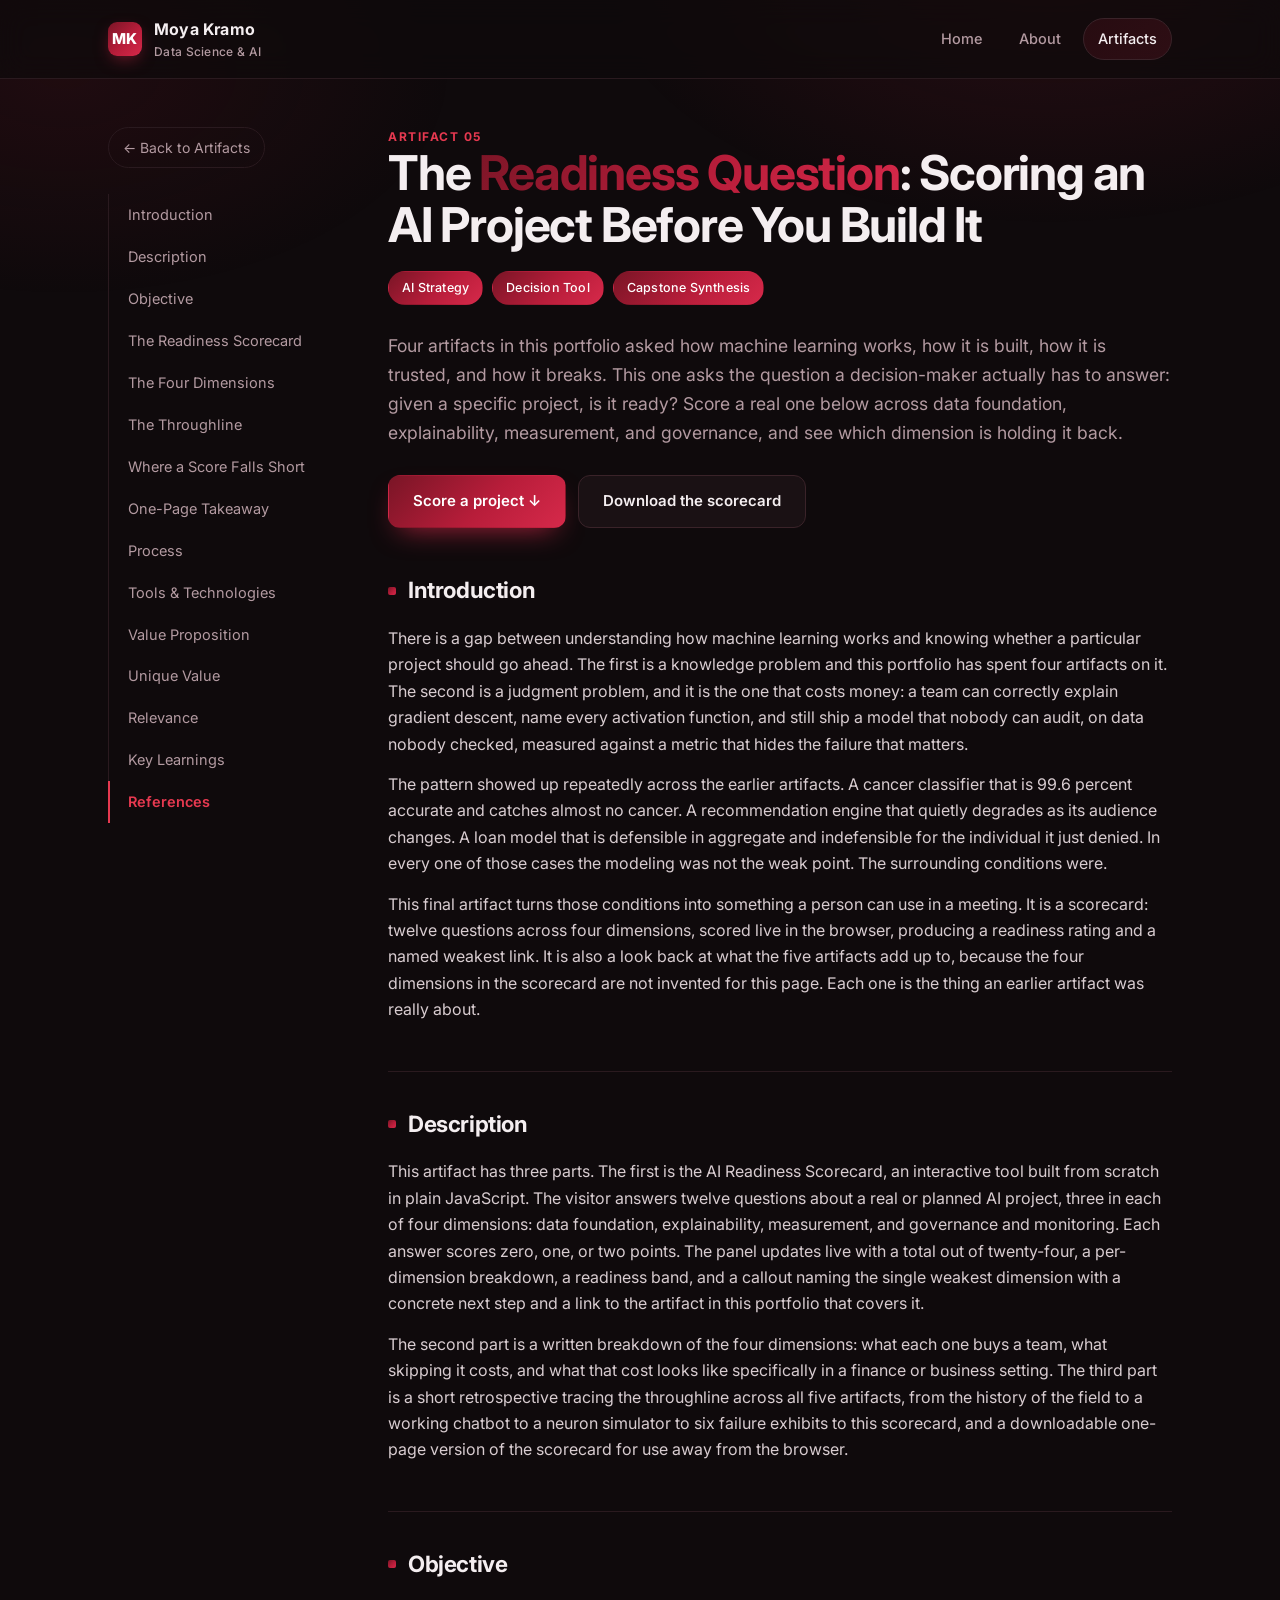
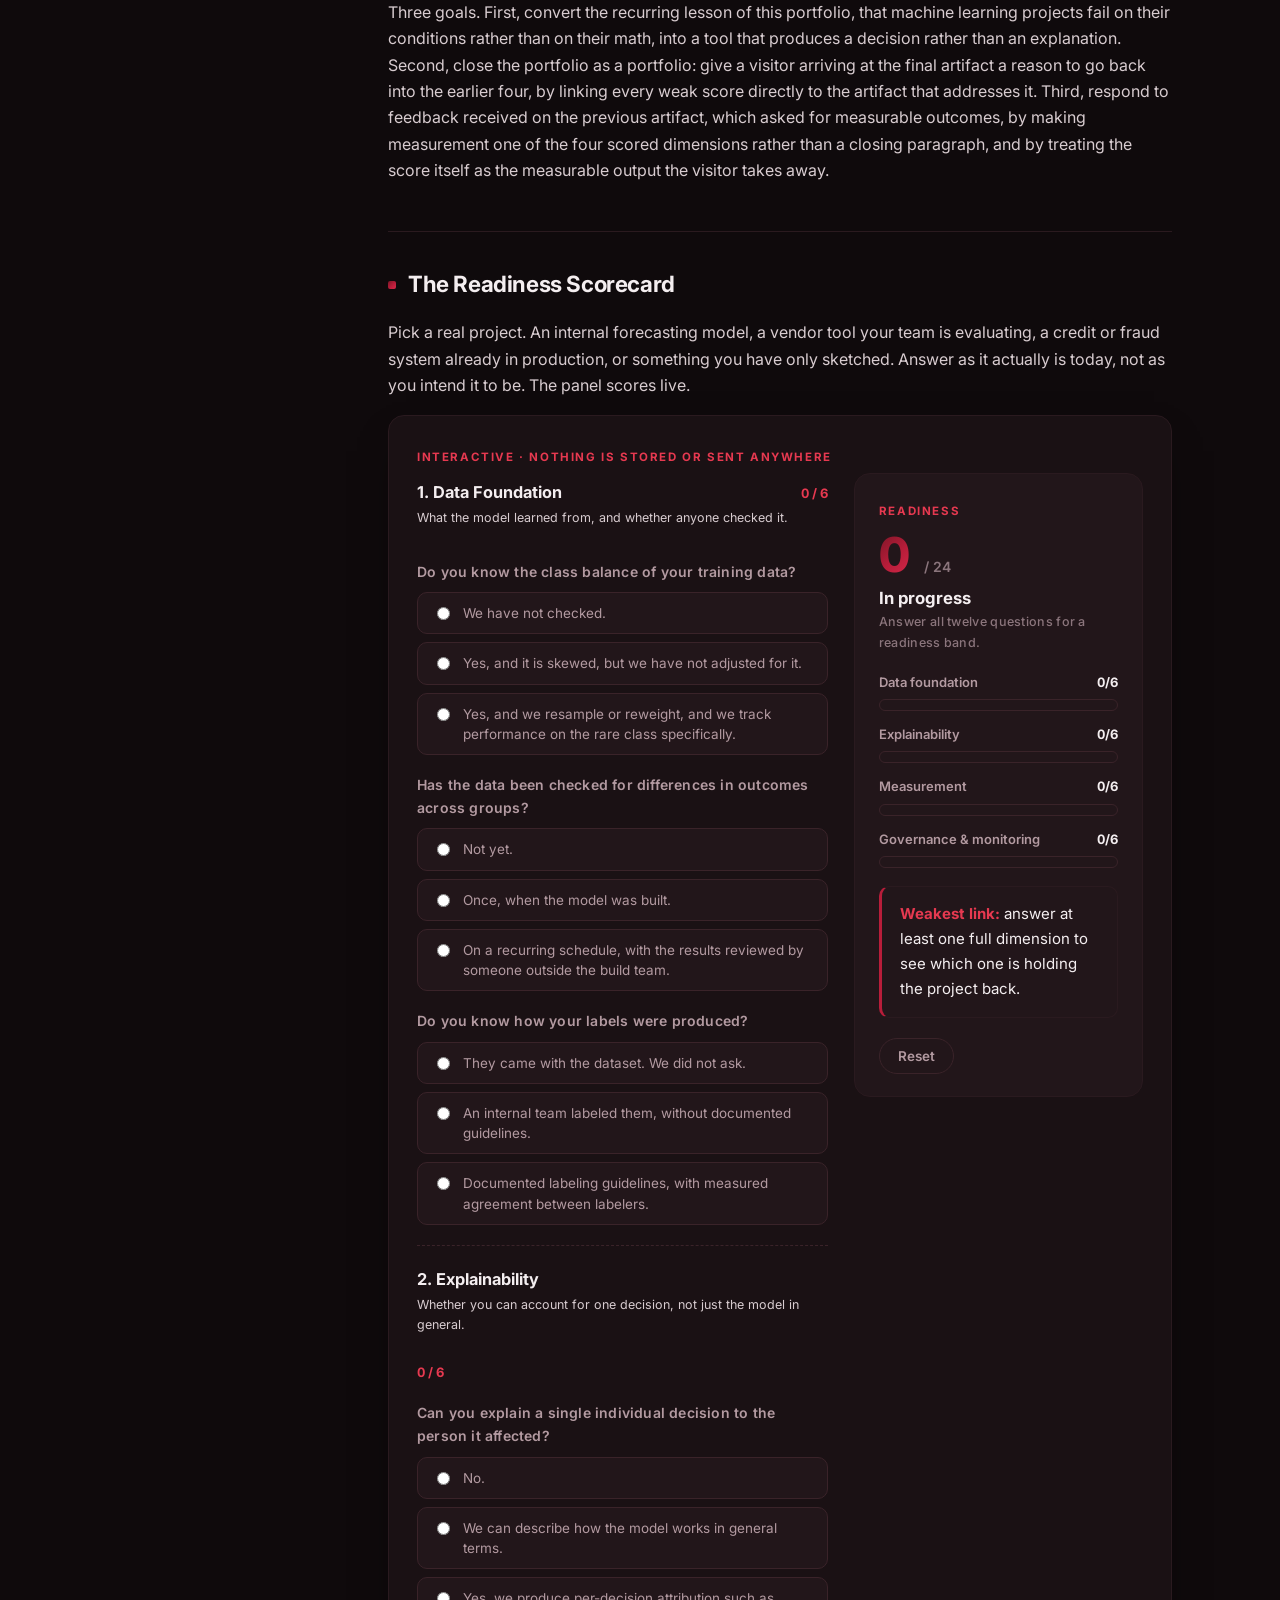
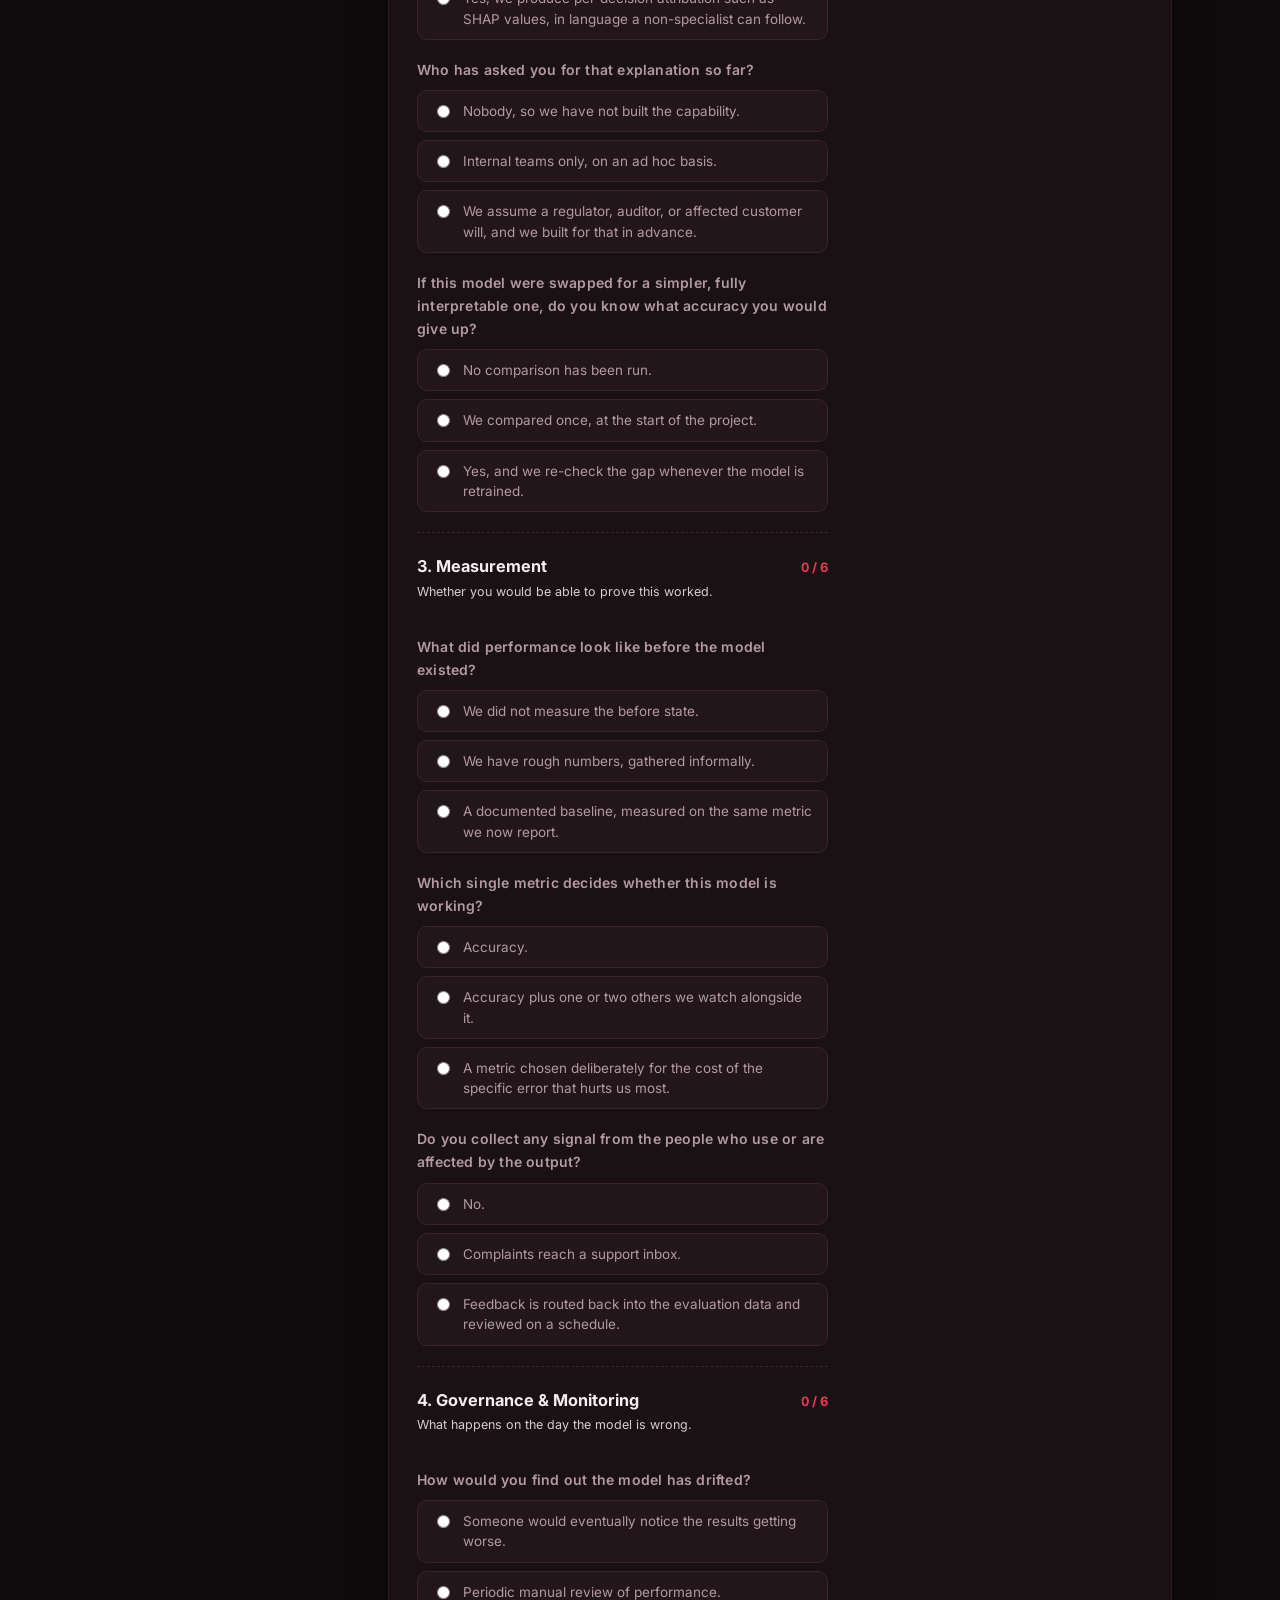
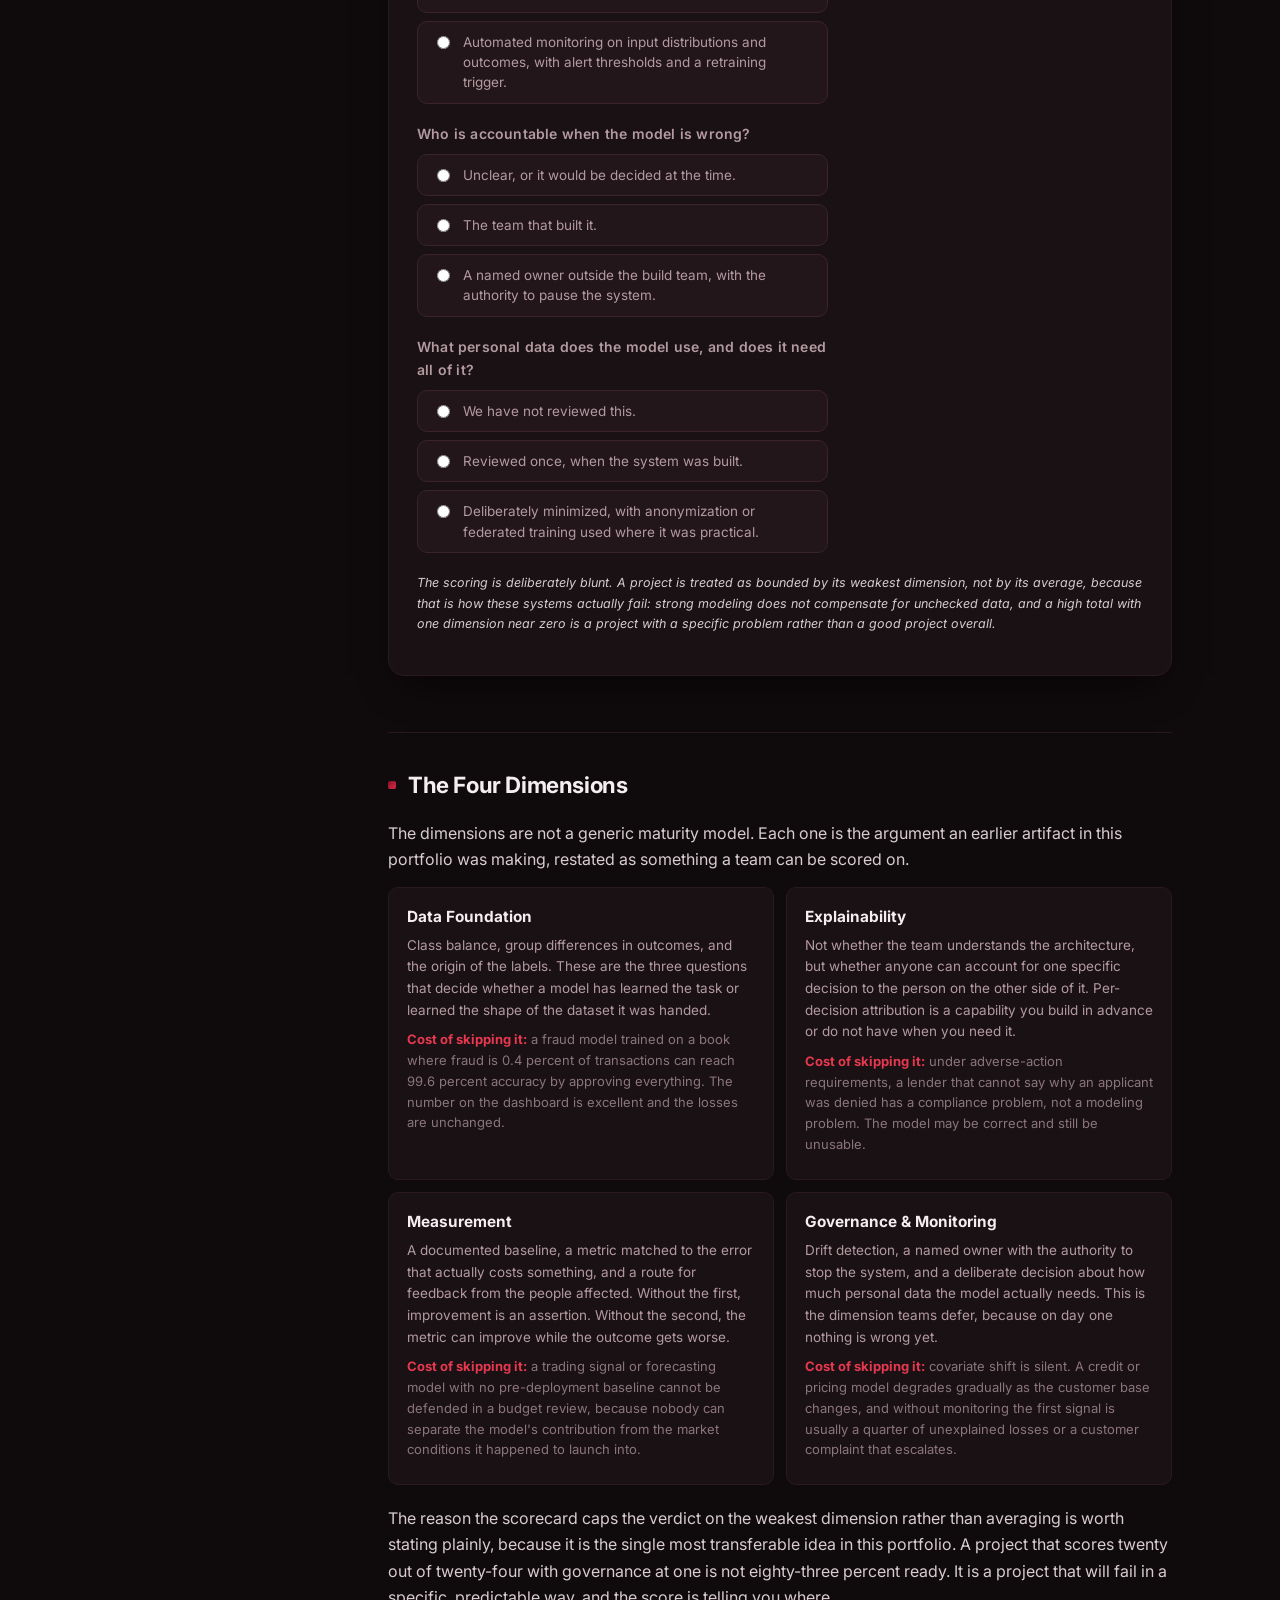
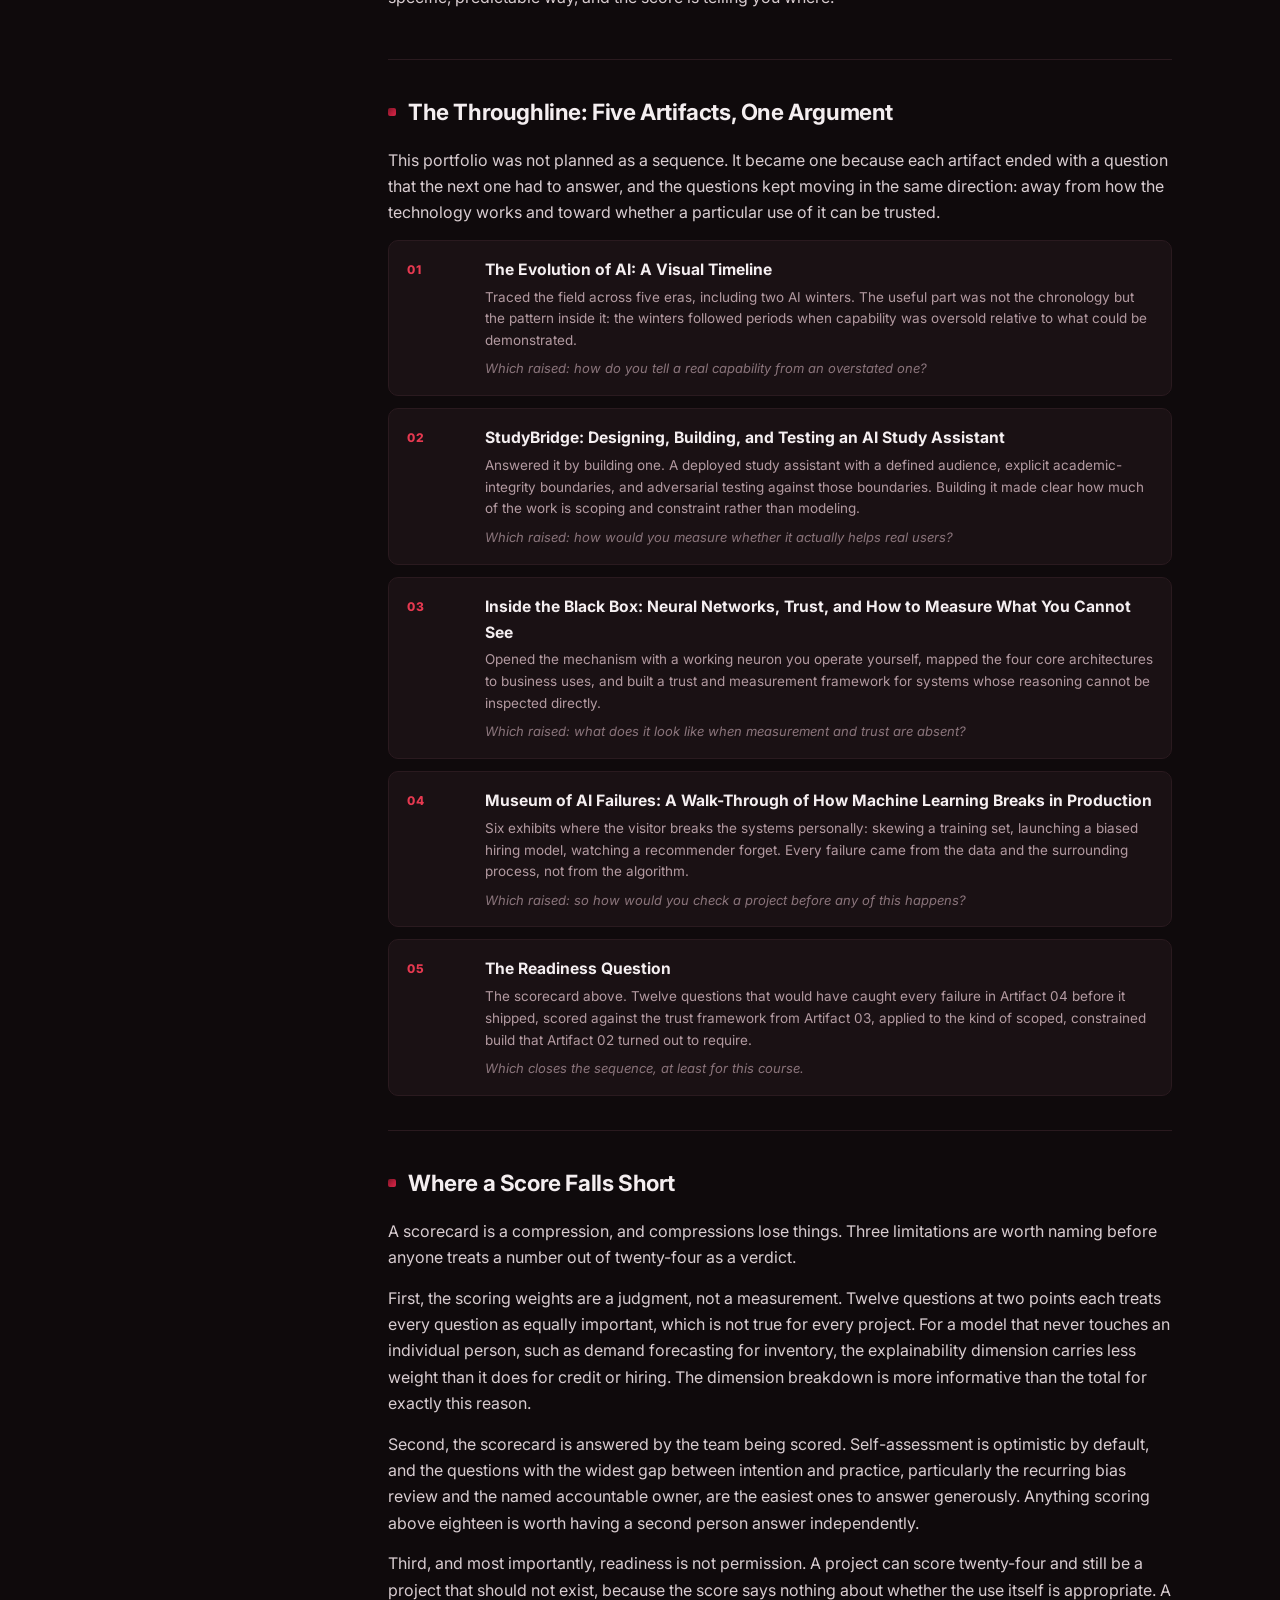
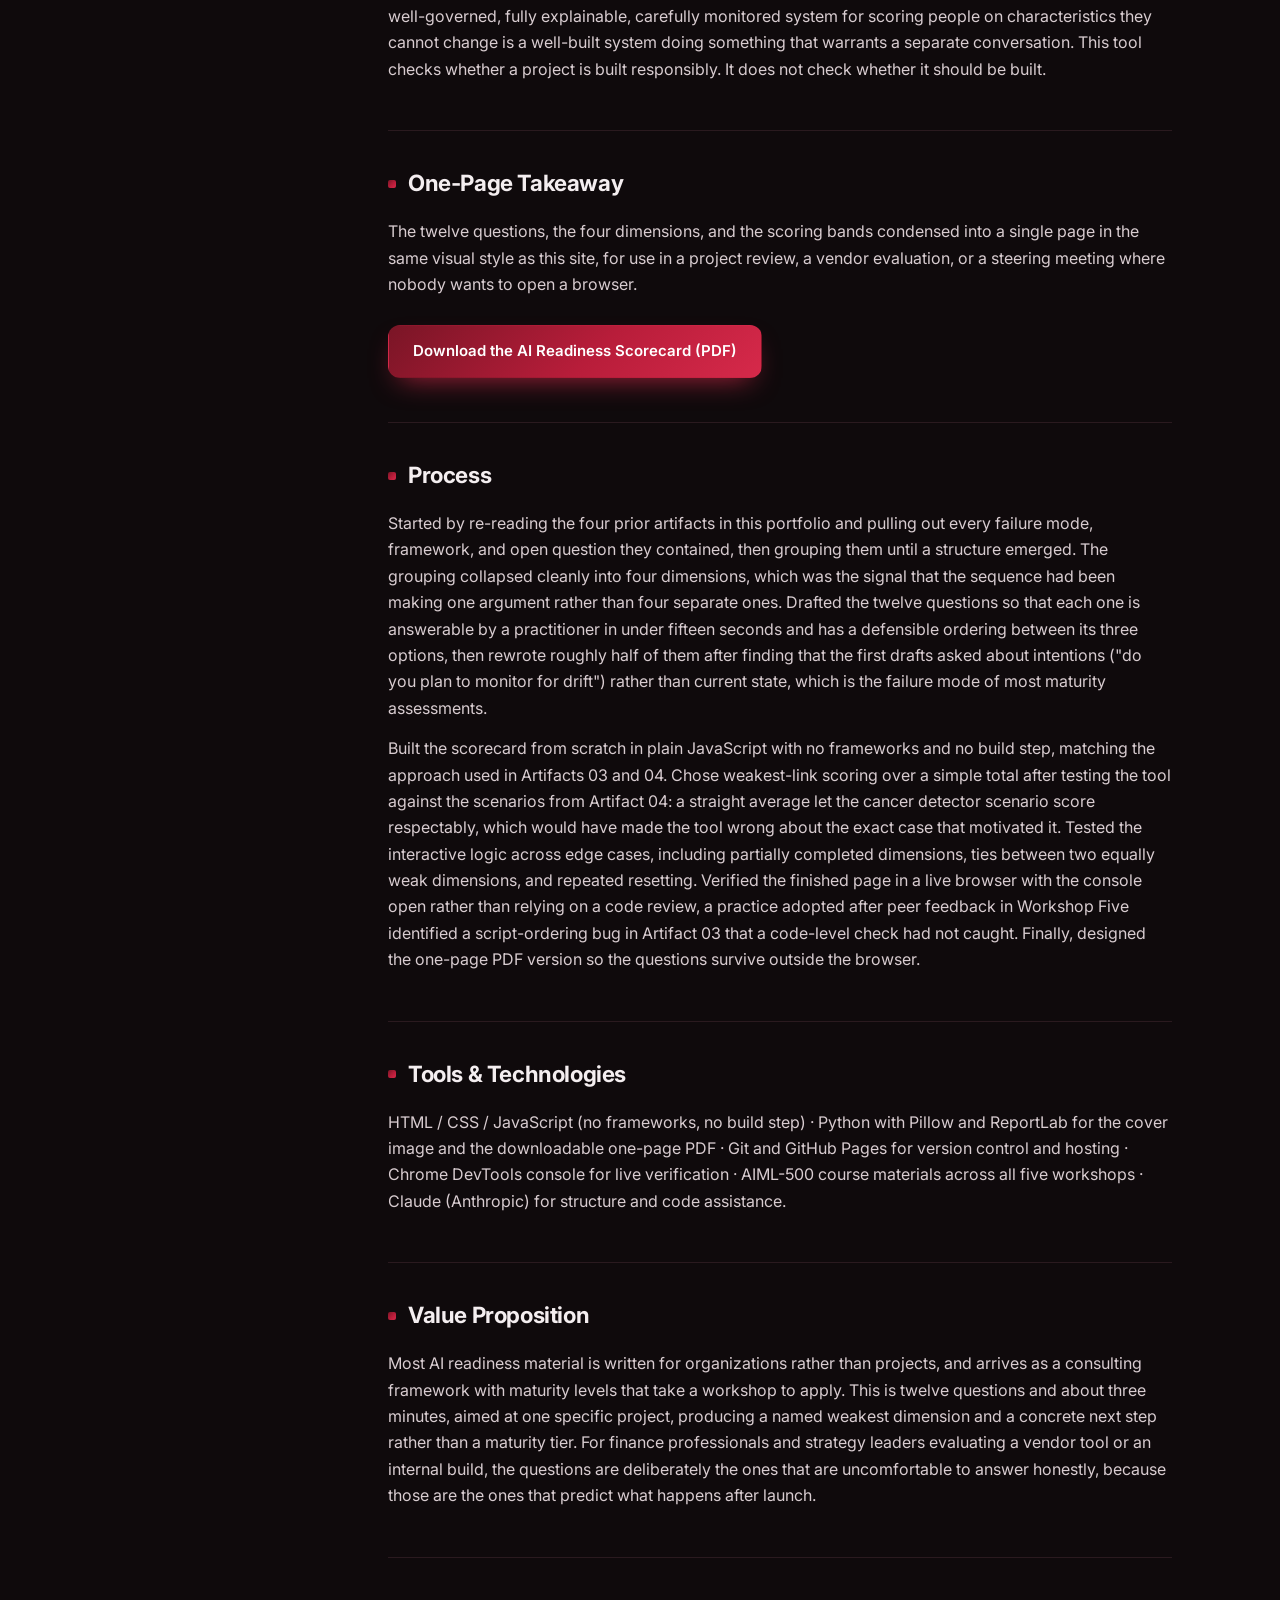
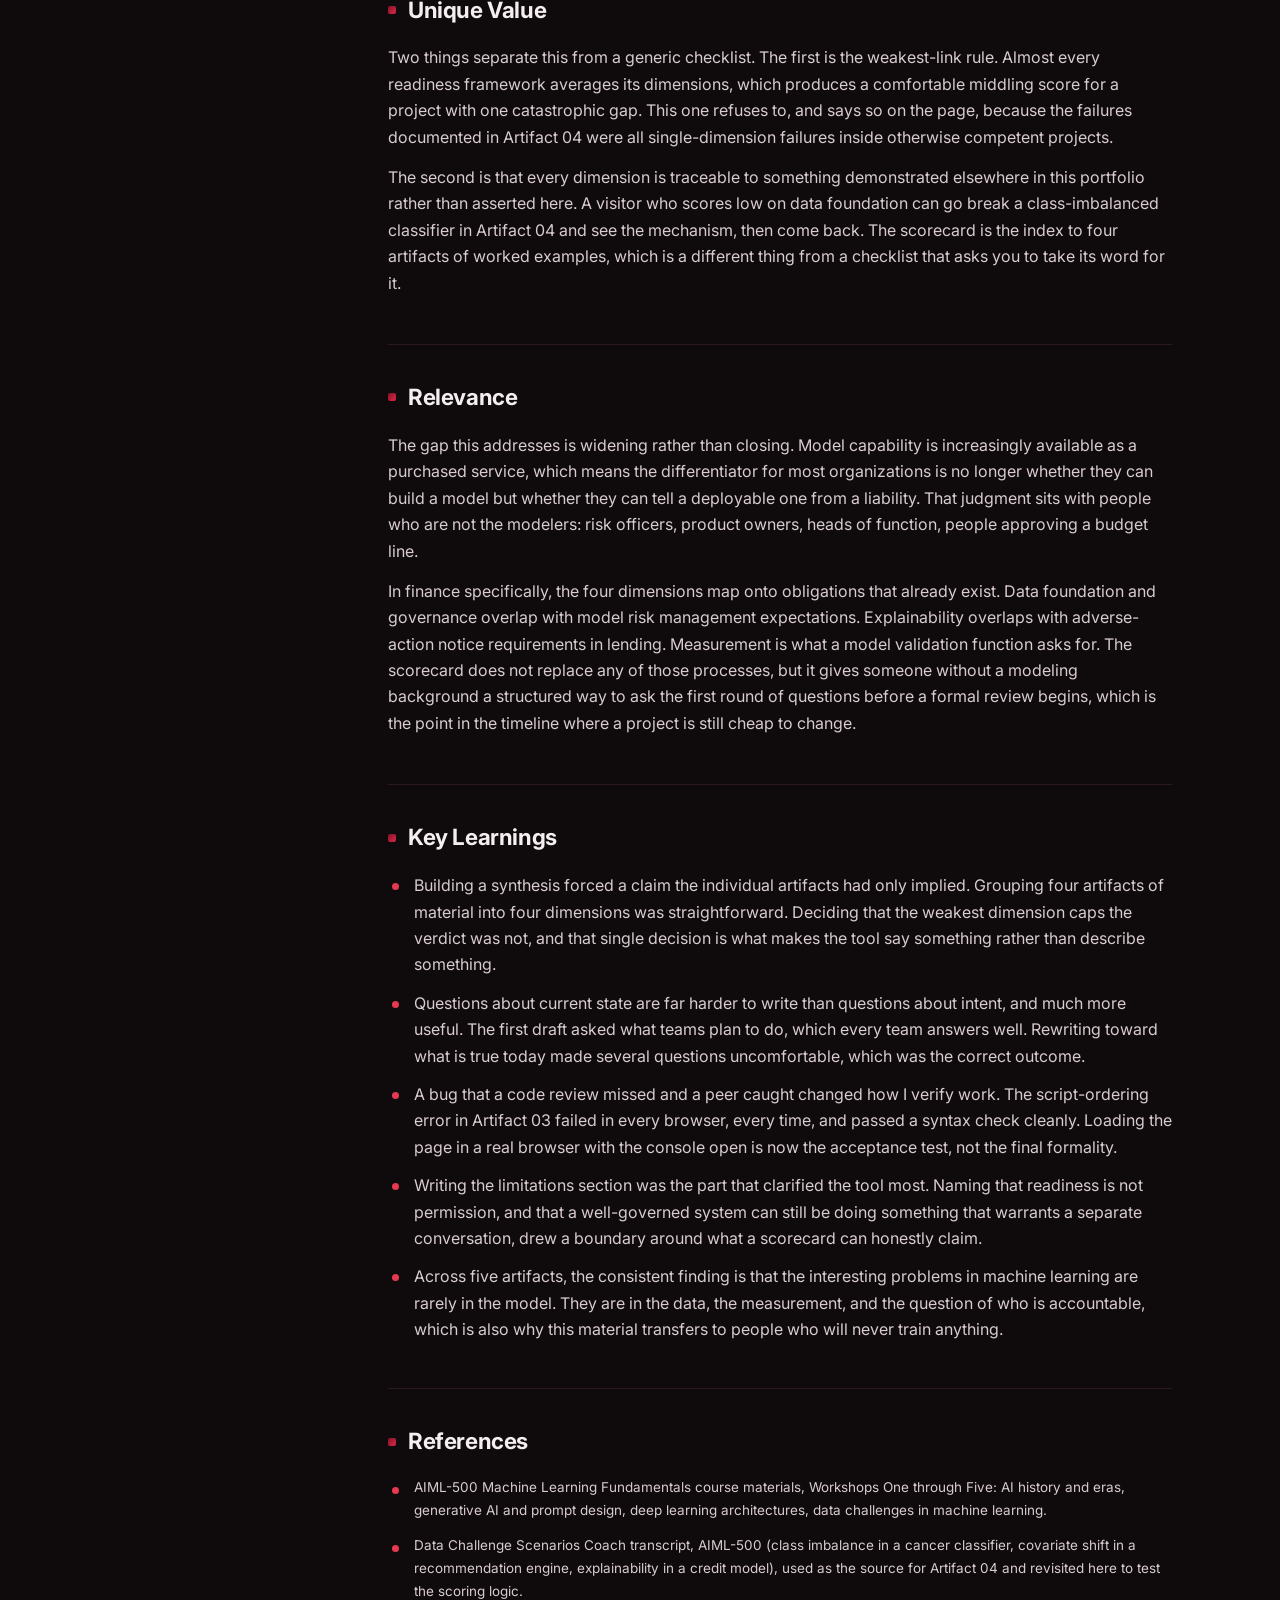
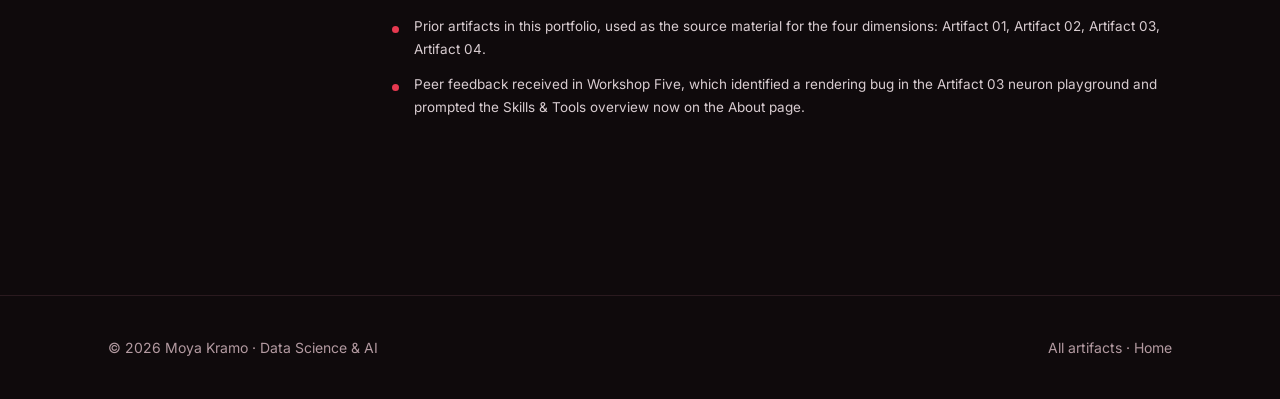
<file: artifact-05.html>
<!DOCTYPE html>
<html lang="en">
<head>
  <meta charset="UTF-8" />
  <meta name="viewport" content="width=device-width, initial-scale=1.0" />
  <title>The Readiness Question: Scoring an AI Project Before You Build It · Moya Kramo</title>
  <meta name="description" content="An interactive AI Readiness Scorecard that scores a real project across data foundation, explainability, measurement, and governance, and a capstone look back at what four prior artifacts add up to." />
  <link rel="preconnect" href="https://fonts.googleapis.com" />
  <link rel="preconnect" href="https://fonts.gstatic.com" crossorigin />
  <link href="https://fonts.googleapis.com/css2?family=Inter:wght@400;500;600;700;800&display=swap" rel="stylesheet" />
  <link rel="stylesheet" href="assets/style.css" />
  <style>
    /* Scoped styles for this artifact's components. Uses the site's design tokens. */
    .detail-header h1 .accent {
      background: var(--grad);
      -webkit-background-clip: text; background-clip: text; color: transparent;
    }

    /* --- scorecard shell --- */
    .card-shell {
      background: var(--surface); border: 1px solid var(--border-soft);
      border-radius: var(--radius); padding: 26px 28px; margin: 16px 0 22px;
      box-shadow: var(--shadow);
    }
    .sc-tag {
      display: inline-block; font-size: 11.5px; font-weight: 700; letter-spacing: 1.6px;
      color: var(--red-bright); text-transform: uppercase; margin-bottom: 6px;
    }
    .sc-note { color: var(--muted-2); font-size: 12.5px; margin-top: 14px; font-style: italic; }

    /* --- question groups --- */
    .dim-block { padding: 20px 0; border-top: 1px dashed var(--border); }
    .dim-block:first-of-type { border-top: none; padding-top: 6px; }
    .dim-head { display: flex; justify-content: space-between; align-items: baseline; gap: 12px; flex-wrap: wrap; }
    .dim-head h4 { margin: 0 0 2px; font-size: 1.02rem; color: var(--text); }
    .dim-head .dim-score {
      font-size: 13px; font-weight: 700; color: var(--red-bright);
      font-variant-numeric: tabular-nums; white-space: nowrap;
    }
    .dim-sub { color: var(--muted-2); font-size: 12.5px; margin: 0 0 6px; }

    .q { margin: 18px 0 0; }
    .q > p.qt {
      margin: 0 0 9px; font-size: 14px; font-weight: 600; color: var(--muted); letter-spacing: .2px;
    }
    .q-opts { display: flex; flex-direction: column; gap: 8px; }
    .q-opt {
      display: flex; align-items: flex-start; gap: 10px; cursor: pointer;
      background: var(--surface-2); border: 1px solid var(--border); border-radius: var(--radius-sm);
      padding: 10px 14px; font-size: 13.5px; color: var(--muted); transition: .15s; line-height: 1.5;
    }
    .q-opt:hover { border-color: var(--accent); color: var(--text); }
    .q-opt input { margin-top: 4px; accent-color: var(--accent); flex: none; }
    .q-opt.on { color: var(--text); border-color: var(--accent); background: var(--grad-soft); }

    /* --- results panel --- */
    .sc-result { margin-top: 4px; }
    .sc-score-row {
      display: flex; align-items: baseline; gap: 14px; flex-wrap: wrap; margin-bottom: 6px;
    }
    .sc-big {
      font-size: 3rem; font-weight: 800; line-height: 1;
      background: var(--grad); -webkit-background-clip: text; background-clip: text; color: transparent;
      font-variant-numeric: tabular-nums;
    }
    .sc-outof { color: var(--muted-2); font-size: 14px; font-weight: 600; }
    .sc-band { font-size: 1.05rem; font-weight: 700; color: var(--text); }
    .sc-band small { display: block; font-weight: 500; font-size: 12.5px; color: var(--muted-2); letter-spacing: .3px; }

    .bar-row { margin: 13px 0; }
    .bar-label {
      display: flex; justify-content: space-between; align-items: baseline;
      font-size: 13px; color: var(--muted); margin-bottom: 6px; font-weight: 600;
    }
    .bar-label .bv { color: var(--text); font-variant-numeric: tabular-nums; font-weight: 700; }
    .bar-track {
      height: 12px; border-radius: 999px; background: var(--surface-2);
      border: 1px solid var(--border); overflow: hidden;
    }
    .bar-fill { height: 100%; width: 0%; background: var(--grad); transition: width .45s ease; }
    .bar-fill.weak { background: linear-gradient(135deg, #6b3a12, #b3691f); }
    .bar-fill.good { background: linear-gradient(135deg, #2f7a4f, #43a06a); }

    .weak-callout {
      margin-top: 18px; background: var(--surface-2); border: 1px solid var(--border-soft);
      border-left: 3px solid var(--accent); border-radius: var(--radius-sm);
      padding: 15px 18px; font-size: .94rem; color: var(--text);
    }
    .weak-callout strong { color: var(--red-bright); }
    .weak-callout a { color: var(--red-bright); }

    .sc-actions { display: flex; gap: 12px; flex-wrap: wrap; margin-top: 20px; }
    .opt-btn {
      padding: 9px 18px; border-radius: 999px; font-size: 13.5px; font-weight: 600;
      background: var(--surface-2); border: 1px solid var(--border); color: var(--muted);
      cursor: pointer; transition: .18s; font-family: var(--font);
    }
    .opt-btn:hover { color: var(--text); border-color: var(--accent); }

    /* sticky result on wide screens */
    .sc-grid { display: grid; grid-template-columns: 1.35fr .95fr; gap: 26px; align-items: start; }
    .sc-panel {
      position: sticky; top: 96px;
      background: var(--surface-2); border: 1px solid var(--border-soft);
      border-radius: var(--radius); padding: 22px 24px;
    }
    @media (max-width: 900px) {
      .sc-grid { grid-template-columns: 1fr; }
      .sc-panel { position: static; }
    }

    /* --- throughline map --- */
    .thread { display: grid; gap: 12px; margin-top: 14px; }
    .thread-item {
      display: grid; grid-template-columns: 62px 1fr; gap: 16px; align-items: start;
      background: var(--surface); border: 1px solid var(--border-soft);
      border-radius: var(--radius-sm); padding: 16px 18px;
    }
    .thread-num {
      font-size: 12px; font-weight: 800; letter-spacing: 1px; color: var(--red-bright);
      padding-top: 3px;
    }
    .thread-item h4 { margin: 0 0 4px; font-size: .98rem; color: var(--text); }
    .thread-item p { margin: 0; font-size: 13.5px; color: var(--muted); line-height: 1.6; }
    .thread-item p.asked { margin-top: 7px; color: var(--muted-2); font-style: italic; font-size: 13px; }

    .dim-map { display: grid; grid-template-columns: repeat(2, 1fr); gap: 12px; margin-top: 14px; }
    @media (max-width: 720px) { .dim-map { grid-template-columns: 1fr; } }
    .dim-card {
      background: var(--surface); border: 1px solid var(--border-soft);
      border-radius: var(--radius-sm); padding: 16px 18px;
    }
    .dim-card h4 { margin: 0 0 6px; font-size: .96rem; color: var(--text); }
    .dim-card p { margin: 0 0 8px; font-size: 13.5px; color: var(--muted); line-height: 1.6; }
    .dim-card .costs { font-size: 13px; color: var(--muted-2); }
    .dim-card .costs strong { color: var(--red-bright); font-weight: 700; }

    .ref-list { font-size: 13.5px; color: var(--muted); line-height: 1.7; }
    .ref-list li { margin-bottom: 9px; }
  </style>
</head>
<body>
  <header class="site-header">
    <nav class="nav">
      <a class="brand" href="index.html">
        <span class="mark">MK</span>
        <span>Moya Kramo<small>Data Science &amp; AI</small></span>
      </a>
      <button class="nav-toggle" aria-label="Menu">&#9776;</button>
      <div class="nav-links">
        <a href="index.html">Home</a>
        <a href="about.html">About</a>
        <a href="artifacts.html" class="active">Artifacts</a>
      </div>
    </nav>
  </header>

  <div class="wrap">
    <div class="detail">
      <!-- SIDEBAR -->
      <aside class="side-nav">
        <a class="back" href="artifacts.html">&larr; Back to Artifacts</a>
        <ul>
          <li><a href="#introduction" class="active">Introduction</a></li>
          <li><a href="#description">Description</a></li>
          <li><a href="#objective">Objective</a></li>
          <li><a href="#scorecard">The Readiness Scorecard</a></li>
          <li><a href="#dimensions">The Four Dimensions</a></li>
          <li><a href="#throughline">The Throughline</a></li>
          <li><a href="#limitations">Where a Score Falls Short</a></li>
          <li><a href="#takeaway">One-Page Takeaway</a></li>
          <li><a href="#process">Process</a></li>
          <li><a href="#tools">Tools &amp; Technologies</a></li>
          <li><a href="#value">Value Proposition</a></li>
          <li><a href="#unique">Unique Value</a></li>
          <li><a href="#relevance">Relevance</a></li>
          <li><a href="#learnings">Key Learnings</a></li>
          <li><a href="#references">References</a></li>
        </ul>
      </aside>

      <!-- MAIN -->
      <div class="detail-main">
        <header class="detail-header">
          <div class="art-index">ARTIFACT 05</div>
          <h1>The <span class="accent">Readiness Question</span>: Scoring an AI Project Before You Build It</h1>
          <div class="pills">
            <span class="pill brand">AI Strategy</span>
            <span class="pill brand">Decision Tool</span>
            <span class="pill brand">Capstone Synthesis</span>
          </div>
          <p class="sub">
            Four artifacts in this portfolio asked how machine learning works, how it is built, how it is
            trusted, and how it breaks. This one asks the question a decision-maker actually has to answer:
            given a specific project, is it ready? Score a real one below across data foundation,
            explainability, measurement, and governance, and see which dimension is holding it back.
          </p>
          <div class="doc-actions">
            <a class="btn btn-primary" href="#scorecard">Score a project &darr;</a>
            <a class="btn btn-ghost" href="assets/artifacts/ai-readiness-scorecard.pdf" download>Download the scorecard</a>
          </div>
        </header>

        <section class="art-section" id="introduction">
          <h2>Introduction</h2>
          <p>
            There is a gap between understanding how machine learning works and knowing whether a particular
            project should go ahead. The first is a knowledge problem and this portfolio has spent four
            artifacts on it. The second is a judgment problem, and it is the one that costs money: a team can
            correctly explain gradient descent, name every activation function, and still ship a model that
            nobody can audit, on data nobody checked, measured against a metric that hides the failure that
            matters.
          </p>
          <p>
            The pattern showed up repeatedly across the earlier artifacts. A cancer classifier that is 99.6
            percent accurate and catches almost no cancer. A recommendation engine that quietly degrades as
            its audience changes. A loan model that is defensible in aggregate and indefensible for the
            individual it just denied. In every one of those cases the modeling was not the weak point. The
            surrounding conditions were.
          </p>
          <p>
            This final artifact turns those conditions into something a person can use in a meeting. It is a
            scorecard: twelve questions across four dimensions, scored live in the browser, producing a
            readiness rating and a named weakest link. It is also a look back at what the five artifacts add
            up to, because the four dimensions in the scorecard are not invented for this page. Each one is
            the thing an earlier artifact was really about.
          </p>
        </section>

        <section class="art-section" id="description">
          <h2>Description</h2>
          <p>
            This artifact has three parts. The first is the AI Readiness Scorecard, an interactive tool built
            from scratch in plain JavaScript. The visitor answers twelve questions about a real or planned AI
            project, three in each of four dimensions: data foundation, explainability, measurement, and
            governance and monitoring. Each answer scores zero, one, or two points. The panel updates live
            with a total out of twenty-four, a per-dimension breakdown, a readiness band, and a callout naming
            the single weakest dimension with a concrete next step and a link to the artifact in this
            portfolio that covers it.
          </p>
          <p>
            The second part is a written breakdown of the four dimensions: what each one buys a team, what
            skipping it costs, and what that cost looks like specifically in a finance or business setting.
            The third part is a short retrospective tracing the throughline across all five artifacts, from
            the history of the field to a working chatbot to a neuron simulator to six failure exhibits to
            this scorecard, and a downloadable one-page version of the scorecard for use away from the
            browser.
          </p>
        </section>

        <section class="art-section" id="objective">
          <h2>Objective</h2>
          <p>
            Three goals. First, convert the recurring lesson of this portfolio, that machine learning projects
            fail on their conditions rather than on their math, into a tool that produces a decision rather
            than an explanation. Second, close the portfolio as a portfolio: give a visitor arriving at the
            final artifact a reason to go back into the earlier four, by linking every weak score directly to
            the artifact that addresses it. Third, respond to feedback received on the previous artifact,
            which asked for measurable outcomes, by making measurement one of the four scored dimensions
            rather than a closing paragraph, and by treating the score itself as the measurable output the
            visitor takes away.
          </p>
        </section>

        <!-- ============ SCORECARD ============ -->
        <section class="art-section" id="scorecard">
          <h2>The Readiness Scorecard</h2>
          <p>
            Pick a real project. An internal forecasting model, a vendor tool your team is evaluating, a
            credit or fraud system already in production, or something you have only sketched. Answer as it
            actually is today, not as you intend it to be. The panel scores live.
          </p>

          <div class="card-shell">
            <div class="sc-tag">Interactive &middot; nothing is stored or sent anywhere</div>
            <div class="sc-grid">
              <!-- QUESTIONS -->
              <div id="sc-questions">

                <div class="dim-block" data-dim="data">
                  <div class="dim-head">
                    <div>
                      <h4>1. Data Foundation</h4>
                      <p class="dim-sub">What the model learned from, and whether anyone checked it.</p>
                    </div>
                    <span class="dim-score" data-dimscore="data">0 / 6</span>
                  </div>

                  <div class="q" data-q="d1">
                    <p class="qt">Do you know the class balance of your training data?</p>
                    <div class="q-opts">
                      <label class="q-opt"><input type="radio" name="d1" value="0" /><span>We have not checked.</span></label>
                      <label class="q-opt"><input type="radio" name="d1" value="1" /><span>Yes, and it is skewed, but we have not adjusted for it.</span></label>
                      <label class="q-opt"><input type="radio" name="d1" value="2" /><span>Yes, and we resample or reweight, and we track performance on the rare class specifically.</span></label>
                    </div>
                  </div>

                  <div class="q" data-q="d2">
                    <p class="qt">Has the data been checked for differences in outcomes across groups?</p>
                    <div class="q-opts">
                      <label class="q-opt"><input type="radio" name="d2" value="0" /><span>Not yet.</span></label>
                      <label class="q-opt"><input type="radio" name="d2" value="1" /><span>Once, when the model was built.</span></label>
                      <label class="q-opt"><input type="radio" name="d2" value="2" /><span>On a recurring schedule, with the results reviewed by someone outside the build team.</span></label>
                    </div>
                  </div>

                  <div class="q" data-q="d3">
                    <p class="qt">Do you know how your labels were produced?</p>
                    <div class="q-opts">
                      <label class="q-opt"><input type="radio" name="d3" value="0" /><span>They came with the dataset. We did not ask.</span></label>
                      <label class="q-opt"><input type="radio" name="d3" value="1" /><span>An internal team labeled them, without documented guidelines.</span></label>
                      <label class="q-opt"><input type="radio" name="d3" value="2" /><span>Documented labeling guidelines, with measured agreement between labelers.</span></label>
                    </div>
                  </div>
                </div>

                <div class="dim-block" data-dim="explain">
                  <div class="dim-head">
                    <div>
                      <h4>2. Explainability</h4>
                      <p class="dim-sub">Whether you can account for one decision, not just the model in general.</p>
                    </div>
                    <span class="dim-score" data-dimscore="explain">0 / 6</span>
                  </div>

                  <div class="q" data-q="e1">
                    <p class="qt">Can you explain a single individual decision to the person it affected?</p>
                    <div class="q-opts">
                      <label class="q-opt"><input type="radio" name="e1" value="0" /><span>No.</span></label>
                      <label class="q-opt"><input type="radio" name="e1" value="1" /><span>We can describe how the model works in general terms.</span></label>
                      <label class="q-opt"><input type="radio" name="e1" value="2" /><span>Yes, we produce per-decision attribution such as SHAP values, in language a non-specialist can follow.</span></label>
                    </div>
                  </div>

                  <div class="q" data-q="e2">
                    <p class="qt">Who has asked you for that explanation so far?</p>
                    <div class="q-opts">
                      <label class="q-opt"><input type="radio" name="e2" value="0" /><span>Nobody, so we have not built the capability.</span></label>
                      <label class="q-opt"><input type="radio" name="e2" value="1" /><span>Internal teams only, on an ad hoc basis.</span></label>
                      <label class="q-opt"><input type="radio" name="e2" value="2" /><span>We assume a regulator, auditor, or affected customer will, and we built for that in advance.</span></label>
                    </div>
                  </div>

                  <div class="q" data-q="e3">
                    <p class="qt">If this model were swapped for a simpler, fully interpretable one, do you know what accuracy you would give up?</p>
                    <div class="q-opts">
                      <label class="q-opt"><input type="radio" name="e3" value="0" /><span>No comparison has been run.</span></label>
                      <label class="q-opt"><input type="radio" name="e3" value="1" /><span>We compared once, at the start of the project.</span></label>
                      <label class="q-opt"><input type="radio" name="e3" value="2" /><span>Yes, and we re-check the gap whenever the model is retrained.</span></label>
                    </div>
                  </div>
                </div>

                <div class="dim-block" data-dim="measure">
                  <div class="dim-head">
                    <div>
                      <h4>3. Measurement</h4>
                      <p class="dim-sub">Whether you would be able to prove this worked.</p>
                    </div>
                    <span class="dim-score" data-dimscore="measure">0 / 6</span>
                  </div>

                  <div class="q" data-q="m1">
                    <p class="qt">What did performance look like before the model existed?</p>
                    <div class="q-opts">
                      <label class="q-opt"><input type="radio" name="m1" value="0" /><span>We did not measure the before state.</span></label>
                      <label class="q-opt"><input type="radio" name="m1" value="1" /><span>We have rough numbers, gathered informally.</span></label>
                      <label class="q-opt"><input type="radio" name="m1" value="2" /><span>A documented baseline, measured on the same metric we now report.</span></label>
                    </div>
                  </div>

                  <div class="q" data-q="m2">
                    <p class="qt">Which single metric decides whether this model is working?</p>
                    <div class="q-opts">
                      <label class="q-opt"><input type="radio" name="m2" value="0" /><span>Accuracy.</span></label>
                      <label class="q-opt"><input type="radio" name="m2" value="1" /><span>Accuracy plus one or two others we watch alongside it.</span></label>
                      <label class="q-opt"><input type="radio" name="m2" value="2" /><span>A metric chosen deliberately for the cost of the specific error that hurts us most.</span></label>
                    </div>
                  </div>

                  <div class="q" data-q="m3">
                    <p class="qt">Do you collect any signal from the people who use or are affected by the output?</p>
                    <div class="q-opts">
                      <label class="q-opt"><input type="radio" name="m3" value="0" /><span>No.</span></label>
                      <label class="q-opt"><input type="radio" name="m3" value="1" /><span>Complaints reach a support inbox.</span></label>
                      <label class="q-opt"><input type="radio" name="m3" value="2" /><span>Feedback is routed back into the evaluation data and reviewed on a schedule.</span></label>
                    </div>
                  </div>
                </div>

                <div class="dim-block" data-dim="govern">
                  <div class="dim-head">
                    <div>
                      <h4>4. Governance &amp; Monitoring</h4>
                      <p class="dim-sub">What happens on the day the model is wrong.</p>
                    </div>
                    <span class="dim-score" data-dimscore="govern">0 / 6</span>
                  </div>

                  <div class="q" data-q="g1">
                    <p class="qt">How would you find out the model has drifted?</p>
                    <div class="q-opts">
                      <label class="q-opt"><input type="radio" name="g1" value="0" /><span>Someone would eventually notice the results getting worse.</span></label>
                      <label class="q-opt"><input type="radio" name="g1" value="1" /><span>Periodic manual review of performance.</span></label>
                      <label class="q-opt"><input type="radio" name="g1" value="2" /><span>Automated monitoring on input distributions and outcomes, with alert thresholds and a retraining trigger.</span></label>
                    </div>
                  </div>

                  <div class="q" data-q="g2">
                    <p class="qt">Who is accountable when the model is wrong?</p>
                    <div class="q-opts">
                      <label class="q-opt"><input type="radio" name="g2" value="0" /><span>Unclear, or it would be decided at the time.</span></label>
                      <label class="q-opt"><input type="radio" name="g2" value="1" /><span>The team that built it.</span></label>
                      <label class="q-opt"><input type="radio" name="g2" value="2" /><span>A named owner outside the build team, with the authority to pause the system.</span></label>
                    </div>
                  </div>

                  <div class="q" data-q="g3">
                    <p class="qt">What personal data does the model use, and does it need all of it?</p>
                    <div class="q-opts">
                      <label class="q-opt"><input type="radio" name="g3" value="0" /><span>We have not reviewed this.</span></label>
                      <label class="q-opt"><input type="radio" name="g3" value="1" /><span>Reviewed once, when the system was built.</span></label>
                      <label class="q-opt"><input type="radio" name="g3" value="2" /><span>Deliberately minimized, with anonymization or federated training used where it was practical.</span></label>
                    </div>
                  </div>
                </div>

              </div>

              <!-- RESULT PANEL -->
              <div class="sc-panel">
                <div class="sc-tag">Readiness</div>
                <div class="sc-result">
                  <div class="sc-score-row">
                    <span class="sc-big" id="sc-total">0</span>
                    <span class="sc-outof">/ 24</span>
                  </div>
                  <div class="sc-band" id="sc-band">
                    Not started
                    <small id="sc-bandsub">Answer the questions on the left.</small>
                  </div>

                  <div style="margin-top:18px;">
                    <div class="bar-row">
                      <div class="bar-label"><span>Data foundation</span><span class="bv" id="bv-data">0/6</span></div>
                      <div class="bar-track"><div class="bar-fill" id="bf-data"></div></div>
                    </div>
                    <div class="bar-row">
                      <div class="bar-label"><span>Explainability</span><span class="bv" id="bv-explain">0/6</span></div>
                      <div class="bar-track"><div class="bar-fill" id="bf-explain"></div></div>
                    </div>
                    <div class="bar-row">
                      <div class="bar-label"><span>Measurement</span><span class="bv" id="bv-measure">0/6</span></div>
                      <div class="bar-track"><div class="bar-fill" id="bf-measure"></div></div>
                    </div>
                    <div class="bar-row">
                      <div class="bar-label"><span>Governance &amp; monitoring</span><span class="bv" id="bv-govern">0/6</span></div>
                      <div class="bar-track"><div class="bar-fill" id="bf-govern"></div></div>
                    </div>
                  </div>

                  <div class="weak-callout" id="sc-weak">
                    <strong>Weakest link:</strong> answer at least one question in each dimension to see which
                    one is holding the project back.
                  </div>

                  <div class="sc-actions">
                    <button class="opt-btn" id="sc-reset" type="button">Reset</button>
                  </div>
                </div>
              </div>
            </div>

            <p class="sc-note">
              The scoring is deliberately blunt. A project is treated as bounded by its weakest dimension, not
              by its average, because that is how these systems actually fail: strong modeling does not
              compensate for unchecked data, and a high total with one dimension near zero is a project with a
              specific problem rather than a good project overall.
            </p>
          </div>
        </section>

        <!-- ============ DIMENSIONS ============ -->
        <section class="art-section" id="dimensions">
          <h2>The Four Dimensions</h2>
          <p>
            The dimensions are not a generic maturity model. Each one is the argument an earlier artifact in
            this portfolio was making, restated as something a team can be scored on.
          </p>

          <div class="dim-map">
            <div class="dim-card">
              <h4>Data Foundation</h4>
              <p>
                Class balance, group differences in outcomes, and the origin of the labels. These are the
                three questions that decide whether a model has learned the task or learned the shape of the
                dataset it was handed.
              </p>
              <p class="costs">
                <strong>Cost of skipping it:</strong> a fraud model trained on a book where fraud is 0.4
                percent of transactions can reach 99.6 percent accuracy by approving everything. The number on
                the dashboard is excellent and the losses are unchanged.
              </p>
            </div>

            <div class="dim-card">
              <h4>Explainability</h4>
              <p>
                Not whether the team understands the architecture, but whether anyone can account for one
                specific decision to the person on the other side of it. Per-decision attribution is a
                capability you build in advance or do not have when you need it.
              </p>
              <p class="costs">
                <strong>Cost of skipping it:</strong> under adverse-action requirements, a lender that cannot
                say why an applicant was denied has a compliance problem, not a modeling problem. The model
                may be correct and still be unusable.
              </p>
            </div>

            <div class="dim-card">
              <h4>Measurement</h4>
              <p>
                A documented baseline, a metric matched to the error that actually costs something, and a
                route for feedback from the people affected. Without the first, improvement is an assertion.
                Without the second, the metric can improve while the outcome gets worse.
              </p>
              <p class="costs">
                <strong>Cost of skipping it:</strong> a trading signal or forecasting model with no
                pre-deployment baseline cannot be defended in a budget review, because nobody can separate the
                model's contribution from the market conditions it happened to launch into.
              </p>
            </div>

            <div class="dim-card">
              <h4>Governance &amp; Monitoring</h4>
              <p>
                Drift detection, a named owner with the authority to stop the system, and a deliberate
                decision about how much personal data the model actually needs. This is the dimension teams
                defer, because on day one nothing is wrong yet.
              </p>
              <p class="costs">
                <strong>Cost of skipping it:</strong> covariate shift is silent. A credit or pricing model
                degrades gradually as the customer base changes, and without monitoring the first signal is
                usually a quarter of unexplained losses or a customer complaint that escalates.
              </p>
            </div>
          </div>

          <p style="margin-top:20px;">
            The reason the scorecard caps the verdict on the weakest dimension rather than averaging is worth
            stating plainly, because it is the single most transferable idea in this portfolio. A project that
            scores twenty out of twenty-four with governance at one is not eighty-three percent ready. It is a
            project that will fail in a specific, predictable way, and the score is telling you where.
          </p>
        </section>

        <!-- ============ THROUGHLINE ============ -->
        <section class="art-section" id="throughline">
          <h2>The Throughline: Five Artifacts, One Argument</h2>
          <p>
            This portfolio was not planned as a sequence. It became one because each artifact ended with a
            question that the next one had to answer, and the questions kept moving in the same direction:
            away from how the technology works and toward whether a particular use of it can be trusted.
          </p>

          <div class="thread">
            <div class="thread-item">
              <div class="thread-num">01</div>
              <div>
                <h4><a href="artifact-01.html">The Evolution of AI: A Visual Timeline</a></h4>
                <p>
                  Traced the field across five eras, including two AI winters. The useful part was not the
                  chronology but the pattern inside it: the winters followed periods when capability was
                  oversold relative to what could be demonstrated.
                </p>
                <p class="asked">Which raised: how do you tell a real capability from an overstated one?</p>
              </div>
            </div>

            <div class="thread-item">
              <div class="thread-num">02</div>
              <div>
                <h4><a href="artifact-02.html">StudyBridge: Designing, Building, and Testing an AI Study Assistant</a></h4>
                <p>
                  Answered it by building one. A deployed study assistant with a defined audience, explicit
                  academic-integrity boundaries, and adversarial testing against those boundaries. Building it
                  made clear how much of the work is scoping and constraint rather than modeling.
                </p>
                <p class="asked">Which raised: how would you measure whether it actually helps real users?</p>
              </div>
            </div>

            <div class="thread-item">
              <div class="thread-num">03</div>
              <div>
                <h4><a href="artifact-03.html">Inside the Black Box: Neural Networks, Trust, and How to Measure What You Cannot See</a></h4>
                <p>
                  Opened the mechanism with a working neuron you operate yourself, mapped the four core
                  architectures to business uses, and built a trust and measurement framework for systems
                  whose reasoning cannot be inspected directly.
                </p>
                <p class="asked">Which raised: what does it look like when measurement and trust are absent?</p>
              </div>
            </div>

            <div class="thread-item">
              <div class="thread-num">04</div>
              <div>
                <h4><a href="artifact-04.html">Museum of AI Failures: A Walk-Through of How Machine Learning Breaks in Production</a></h4>
                <p>
                  Six exhibits where the visitor breaks the systems personally: skewing a training set,
                  launching a biased hiring model, watching a recommender forget. Every failure came from the
                  data and the surrounding process, not from the algorithm.
                </p>
                <p class="asked">Which raised: so how would you check a project before any of this happens?</p>
              </div>
            </div>

            <div class="thread-item">
              <div class="thread-num">05</div>
              <div>
                <h4>The Readiness Question</h4>
                <p>
                  The scorecard above. Twelve questions that would have caught every failure in Artifact 04
                  before it shipped, scored against the trust framework from Artifact 03, applied to the kind
                  of scoped, constrained build that Artifact 02 turned out to require.
                </p>
                <p class="asked">Which closes the sequence, at least for this course.</p>
              </div>
            </div>
          </div>
        </section>

        <!-- ============ LIMITATIONS ============ -->
        <section class="art-section" id="limitations">
          <h2>Where a Score Falls Short</h2>
          <p>
            A scorecard is a compression, and compressions lose things. Three limitations are worth naming
            before anyone treats a number out of twenty-four as a verdict.
          </p>
          <p>
            First, the scoring weights are a judgment, not a measurement. Twelve questions at two points each
            treats every question as equally important, which is not true for every project. For a model that
            never touches an individual person, such as demand forecasting for inventory, the explainability
            dimension carries less weight than it does for credit or hiring. The dimension breakdown is more
            informative than the total for exactly this reason.
          </p>
          <p>
            Second, the scorecard is answered by the team being scored. Self-assessment is optimistic by
            default, and the questions with the widest gap between intention and practice, particularly the
            recurring bias review and the named accountable owner, are the easiest ones to answer generously.
            Anything scoring above eighteen is worth having a second person answer independently.
          </p>
          <p>
            Third, and most importantly, readiness is not permission. A project can score twenty-four and
            still be a project that should not exist, because the score says nothing about whether the use
            itself is appropriate. A well-governed, fully explainable, carefully monitored system for scoring
            people on characteristics they cannot change is a well-built system doing something that warrants
            a separate conversation. This tool checks whether a project is built responsibly. It does not
            check whether it should be built.
          </p>
        </section>

        <!-- ============ TAKEAWAY ============ -->
        <section class="art-section" id="takeaway">
          <h2>One-Page Takeaway</h2>
          <p>
            The twelve questions, the four dimensions, and the scoring bands condensed into a single page in
            the same visual style as this site, for use in a project review, a vendor evaluation, or a
            steering meeting where nobody wants to open a browser.
          </p>
          <div class="doc-actions">
            <a class="btn btn-primary" href="assets/artifacts/ai-readiness-scorecard.pdf" download>Download the AI Readiness Scorecard (PDF)</a>
          </div>
        </section>

        <section class="art-section" id="process">
          <h2>Process</h2>
          <p>
            Started by re-reading the four prior artifacts in this portfolio and pulling out every failure
            mode, framework, and open question they contained, then grouping them until a structure emerged.
            The grouping collapsed cleanly into four dimensions, which was the signal that the sequence had
            been making one argument rather than four separate ones. Drafted the twelve questions so that each
            one is answerable by a practitioner in under fifteen seconds and has a defensible ordering between
            its three options, then rewrote roughly half of them after finding that the first drafts asked
            about intentions ("do you plan to monitor for drift") rather than current state, which is the
            failure mode of most maturity assessments.
          </p>
          <p>
            Built the scorecard from scratch in plain JavaScript with no frameworks and no build step,
            matching the approach used in Artifacts 03 and 04. Chose weakest-link scoring over a simple total
            after testing the tool against the scenarios from Artifact 04: a straight average let the cancer
            detector scenario score respectably, which would have made the tool wrong about the exact case
            that motivated it. Tested the interactive logic across edge cases, including partially completed
            dimensions, ties between two equally weak dimensions, and repeated resetting. Verified the
            finished page in a live browser with the console open rather than relying on a code review, a
            practice adopted after peer feedback in Workshop Five identified a script-ordering bug in Artifact
            03 that a code-level check had not caught. Finally, designed the one-page PDF version so the
            questions survive outside the browser.
          </p>
        </section>

        <section class="art-section" id="tools">
          <h2>Tools &amp; Technologies</h2>
          <p>
            HTML / CSS / JavaScript (no frameworks, no build step) &middot; Python with Pillow and ReportLab
            for the cover image and the downloadable one-page PDF &middot; Git and GitHub Pages for version
            control and hosting &middot; Chrome DevTools console for live verification &middot; AIML-500
            course materials across all five workshops &middot; Claude (Anthropic) for structure and code
            assistance.
          </p>
        </section>

        <section class="art-section" id="value">
          <h2>Value Proposition</h2>
          <p>
            Most AI readiness material is written for organizations rather than projects, and arrives as a
            consulting framework with maturity levels that take a workshop to apply. This is twelve questions
            and about three minutes, aimed at one specific project, producing a named weakest dimension and a
            concrete next step rather than a maturity tier. For finance professionals and strategy leaders
            evaluating a vendor tool or an internal build, the questions are deliberately the ones that are
            uncomfortable to answer honestly, because those are the ones that predict what happens after
            launch.
          </p>
        </section>

        <section class="art-section" id="unique">
          <h2>Unique Value</h2>
          <p>
            Two things separate this from a generic checklist. The first is the weakest-link rule. Almost
            every readiness framework averages its dimensions, which produces a comfortable middling score for
            a project with one catastrophic gap. This one refuses to, and says so on the page, because the
            failures documented in Artifact 04 were all single-dimension failures inside otherwise competent
            projects.
          </p>
          <p>
            The second is that every dimension is traceable to something demonstrated elsewhere in this
            portfolio rather than asserted here. A visitor who scores low on data foundation can go break a
            class-imbalanced classifier in Artifact 04 and see the mechanism, then come back. The scorecard
            is the index to four artifacts of worked examples, which is a different thing from a checklist
            that asks you to take its word for it.
          </p>
        </section>

        <section class="art-section" id="relevance">
          <h2>Relevance</h2>
          <p>
            The gap this addresses is widening rather than closing. Model capability is increasingly available
            as a purchased service, which means the differentiator for most organizations is no longer whether
            they can build a model but whether they can tell a deployable one from a liability. That judgment
            sits with people who are not the modelers: risk officers, product owners, heads of function,
            people approving a budget line.
          </p>
          <p>
            In finance specifically, the four dimensions map onto obligations that already exist. Data
            foundation and governance overlap with model risk management expectations. Explainability overlaps
            with adverse-action notice requirements in lending. Measurement is what a model validation
            function asks for. The scorecard does not replace any of those processes, but it gives someone
            without a modeling background a structured way to ask the first round of questions before a formal
            review begins, which is the point in the timeline where a project is still cheap to change.
          </p>
        </section>

        <section class="art-section" id="learnings">
          <h2>Key Learnings</h2>
          <ul>
            <li>Building a synthesis forced a claim the individual artifacts had only implied. Grouping four artifacts of material into four dimensions was straightforward. Deciding that the weakest dimension caps the verdict was not, and that single decision is what makes the tool say something rather than describe something.</li>
            <li>Questions about current state are far harder to write than questions about intent, and much more useful. The first draft asked what teams plan to do, which every team answers well. Rewriting toward what is true today made several questions uncomfortable, which was the correct outcome.</li>
            <li>A bug that a code review missed and a peer caught changed how I verify work. The script-ordering error in Artifact 03 failed in every browser, every time, and passed a syntax check cleanly. Loading the page in a real browser with the console open is now the acceptance test, not the final formality.</li>
            <li>Writing the limitations section was the part that clarified the tool most. Naming that readiness is not permission, and that a well-governed system can still be doing something that warrants a separate conversation, drew a boundary around what a scorecard can honestly claim.</li>
            <li>Across five artifacts, the consistent finding is that the interesting problems in machine learning are rarely in the model. They are in the data, the measurement, and the question of who is accountable, which is also why this material transfers to people who will never train anything.</li>
          </ul>
        </section>

        <section class="art-section" id="references">
          <h2>References</h2>
          <ul class="ref-list">
            <li>AIML-500 Machine Learning Fundamentals course materials, Workshops One through Five: AI history and eras, generative AI and prompt design, deep learning architectures, data challenges in machine learning.</li>
            <li>Data Challenge Scenarios Coach transcript, AIML-500 (class imbalance in a cancer classifier, covariate shift in a recommendation engine, explainability in a credit model), used as the source for Artifact 04 and revisited here to test the scoring logic.</li>
            <li>Prior artifacts in this portfolio, used as the source material for the four dimensions:
              <a href="artifact-01.html">Artifact 01</a>, <a href="artifact-02.html">Artifact 02</a>,
              <a href="artifact-03.html">Artifact 03</a>, <a href="artifact-04.html">Artifact 04</a>.</li>
            <li>Peer feedback received in Workshop Five, which identified a rendering bug in the Artifact 03 neuron playground and prompted the Skills &amp; Tools overview now on the <a href="about.html">About</a> page.</li>
          </ul>
        </section>
      </div>
    </div>
  </div>

  <footer class="site-footer">
    <div class="wrap">
      <div>&copy; 2026 Moya Kramo &middot; Data Science &amp; AI</div>
      <div><a href="artifacts.html">All artifacts</a> &middot; <a href="index.html">Home</a></div>
    </div>
  </footer>

  <script src="assets/main.js"></script>
  <script>
  // ============================================================
  // AI Readiness Scorecard. Plain JavaScript, no libraries.
  // Twelve questions, four dimensions, three points bands.
  // Scoring is bounded by the weakest dimension, not the average.
  // ============================================================
  (function () {
    var root = document.getElementById('sc-questions');
    if (!root) return;

    // Dimension metadata. Declared before any function that reads it.
    var DIMS = ['data', 'explain', 'measure', 'govern'];

    var LABELS = {
      data:    'Data foundation',
      explain: 'Explainability',
      measure: 'Measurement',
      govern:  'Governance and monitoring'
    };

    var ADVICE = {
      data: {
        step: 'Before anything else, pull the class balance of your training data and the outcome rates by group. Both are a query, not a project.',
        link: 'artifact-04.html#exhibit-imbalance',
        linkText: 'See what an unchecked imbalance does in Exhibit 01'
      },
      explain: {
        step: 'Pick one real decision the model made last week and try to write the explanation you would give the person it affected. Whatever you cannot write is the gap.',
        link: 'artifact-04.html#exhibit-explainability',
        linkText: 'See per-decision attribution in Exhibit 05'
      },
      measure: {
        step: 'Write down the pre-model baseline and the one error that costs you the most. If the baseline does not exist yet, capture it before the model ships, because it cannot be reconstructed afterward.',
        link: 'artifact-03.html#trust',
        linkText: 'See the trust and measurement framework in Artifact 03'
      },
      govern: {
        step: 'Name the person who can pause this system, and decide today what change in the inputs would tell you it has drifted.',
        link: 'artifact-04.html#exhibit-drift',
        linkText: 'See how quietly drift arrives in Exhibit 02'
      }
    };

    // Which questions belong to which dimension.
    var GROUPS = {
      data:    ['d1', 'd2', 'd3'],
      explain: ['e1', 'e2', 'e3'],
      measure: ['m1', 'm2', 'm3'],
      govern:  ['g1', 'g2', 'g3']
    };

    var els = {
      total: document.getElementById('sc-total'),
      band: document.getElementById('sc-band'),
      bandsub: document.getElementById('sc-bandsub'),
      weak: document.getElementById('sc-weak'),
      reset: document.getElementById('sc-reset')
    };

    function scoreOf(name) {
      var picked = root.querySelector('input[name="' + name + '"]:checked');
      return picked ? parseInt(picked.value, 10) : null;
    }

    function dimTotals() {
      var out = {};
      DIMS.forEach(function (d) {
        var sum = 0, answered = 0;
        GROUPS[d].forEach(function (q) {
          var v = scoreOf(q);
          if (v !== null) { sum += v; answered++; }
        });
        out[d] = { sum: sum, answered: answered, complete: answered === GROUPS[d].length };
      });
      return out;
    }

    function bandFor(total, minDim, allComplete) {
      if (!allComplete) {
        return {
          name: 'In progress',
          sub: 'Answer all twelve questions for a readiness band.'
        };
      }
      // Weakest-link rule: a near-empty dimension caps the verdict regardless of total.
      if (minDim <= 1) {
        return {
          name: 'Not ready',
          sub: 'One dimension is close to empty. The total does not matter until that is addressed.'
        };
      }
      if (total <= 9) {
        return {
          name: 'Not ready',
          sub: 'This project would fail on its conditions rather than its modeling. Treat the weakest dimension as the first piece of work.'
        };
      }
      if (total <= 15) {
        return {
          name: 'Early',
          sub: 'Enough is in place to build, not enough to deploy where a wrong answer reaches a person or a balance sheet.'
        };
      }
      if (total <= 20) {
        return {
          name: 'Approaching',
          sub: 'Deployable with a defined scope and a monitoring plan. Close the weakest dimension before widening that scope.'
        };
      }
      if (minDim <= 3) {
        return {
          name: 'Approaching',
          sub: 'A strong total, but one dimension is lagging the rest. Address it before treating this as production-ready.'
        };
      }
      return {
        name: 'Production-ready',
        sub: 'Conditions are in place. Readiness is not permanent, so re-score after any retraining or change of scope.'
      };
    }

    function setBar(dim, sum, complete) {
      var fill = document.getElementById('bf-' + dim);
      var val = document.getElementById('bv-' + dim);
      if (!fill || !val) return;
      fill.style.width = ((sum / 6) * 100) + '%';
      fill.className = 'bar-fill' + (complete && sum >= 5 ? ' good' : (complete && sum <= 2 ? ' weak' : ''));
      val.textContent = sum + '/6';
      var chip = root.querySelector('[data-dimscore="' + dim + '"]');
      if (chip) chip.textContent = sum + ' / 6';
    }

    function update() {
      var totals = dimTotals();
      var total = 0, minDim = Infinity, allComplete = true, weakest = null, tied = false;

      DIMS.forEach(function (d) {
        total += totals[d].sum;
        if (!totals[d].complete) allComplete = false;
        setBar(d, totals[d].sum, totals[d].complete);
      });

      DIMS.forEach(function (d) {
        if (!totals[d].complete) return;
        if (totals[d].sum < minDim) { minDim = totals[d].sum; weakest = d; tied = false; }
        else if (totals[d].sum === minDim && weakest !== null && d !== weakest) { tied = true; }
      });
      if (weakest === null) minDim = 0; // no dimension is fully answered yet

      els.total.textContent = total;

      var band = bandFor(total, minDim, allComplete);
      els.band.childNodes[0].nodeValue = band.name + ' ';
      els.bandsub.textContent = band.sub;

      if (weakest === null) {
        els.weak.innerHTML = '<strong>Weakest link:</strong> answer at least one full dimension to see which ' +
          'one is holding the project back.';
        return;
      }

      // Every completed dimension is at full marks, so there is no weak link to name.
      if (minDim === 6) {
        els.weak.innerHTML = '<strong>No weak dimension.</strong> Every dimension answered is at 6 of 6. ' +
          'Worth having a second person answer this independently, since self-assessment runs optimistic, ' +
          'and worth re-scoring after the next retraining or change of scope.';
        return;
      }

      var a = ADVICE[weakest];
      var tieNote = tied ? ' (tied with another dimension at the same score)' : '';
      els.weak.innerHTML =
        '<strong>Weakest link: ' + LABELS[weakest] + ', ' + minDim + ' of 6' + tieNote + '.</strong> ' +
        a.step + ' <a href="' + a.link + '">' + a.linkText + ' &rarr;</a>';
    }

    // Visual state on the selected option, plus recalculation.
    root.addEventListener('change', function (ev) {
      var input = ev.target;
      if (!input || input.type !== 'radio') return;
      var group = root.querySelectorAll('input[name="' + input.name + '"]');
      Array.prototype.forEach.call(group, function (r) {
        var lab = r.closest('.q-opt');
        if (lab) lab.classList.toggle('on', r.checked);
      });
      update();
    });

    if (els.reset) {
      els.reset.addEventListener('click', function () {
        var all = root.querySelectorAll('input[type="radio"]');
        Array.prototype.forEach.call(all, function (r) {
          r.checked = false;
          var lab = r.closest('.q-opt');
          if (lab) lab.classList.remove('on');
        });
        update();
      });
    }

    update();
  })();
  </script>
</body>
</html>
</file>
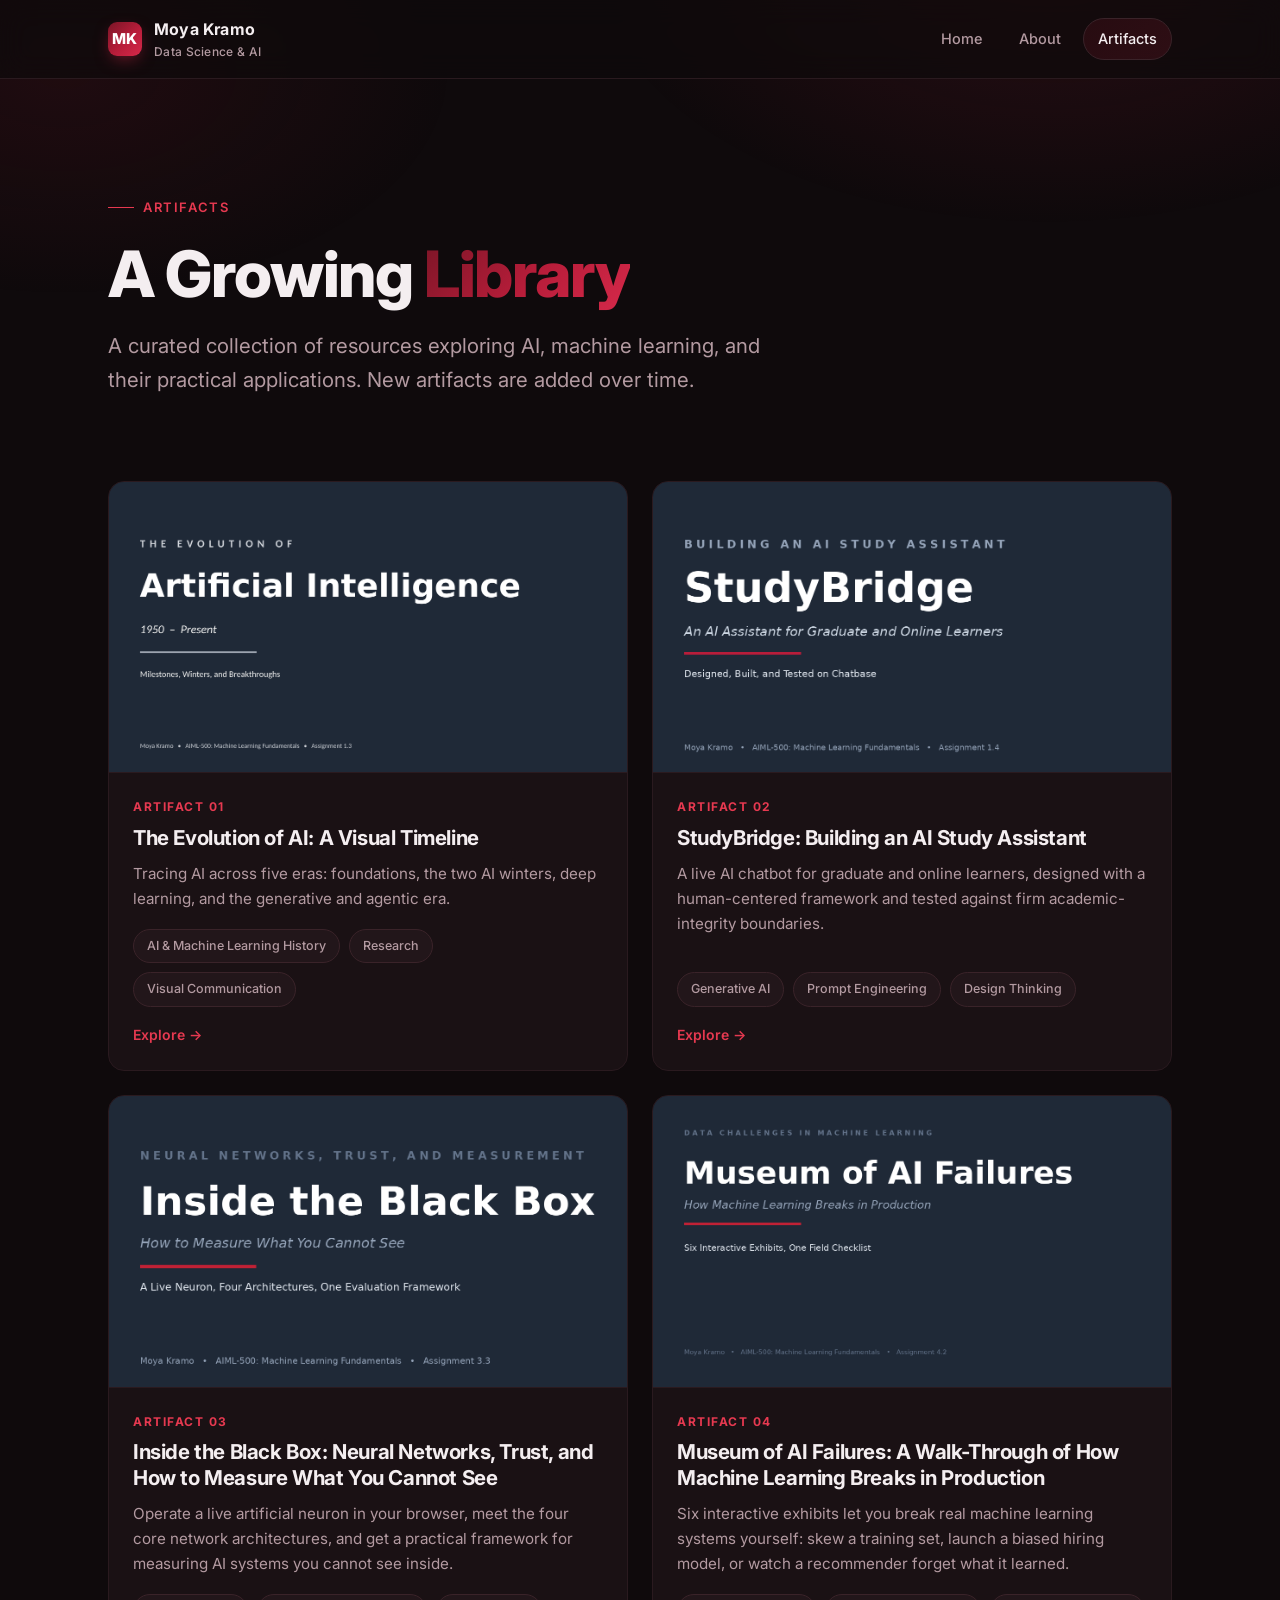
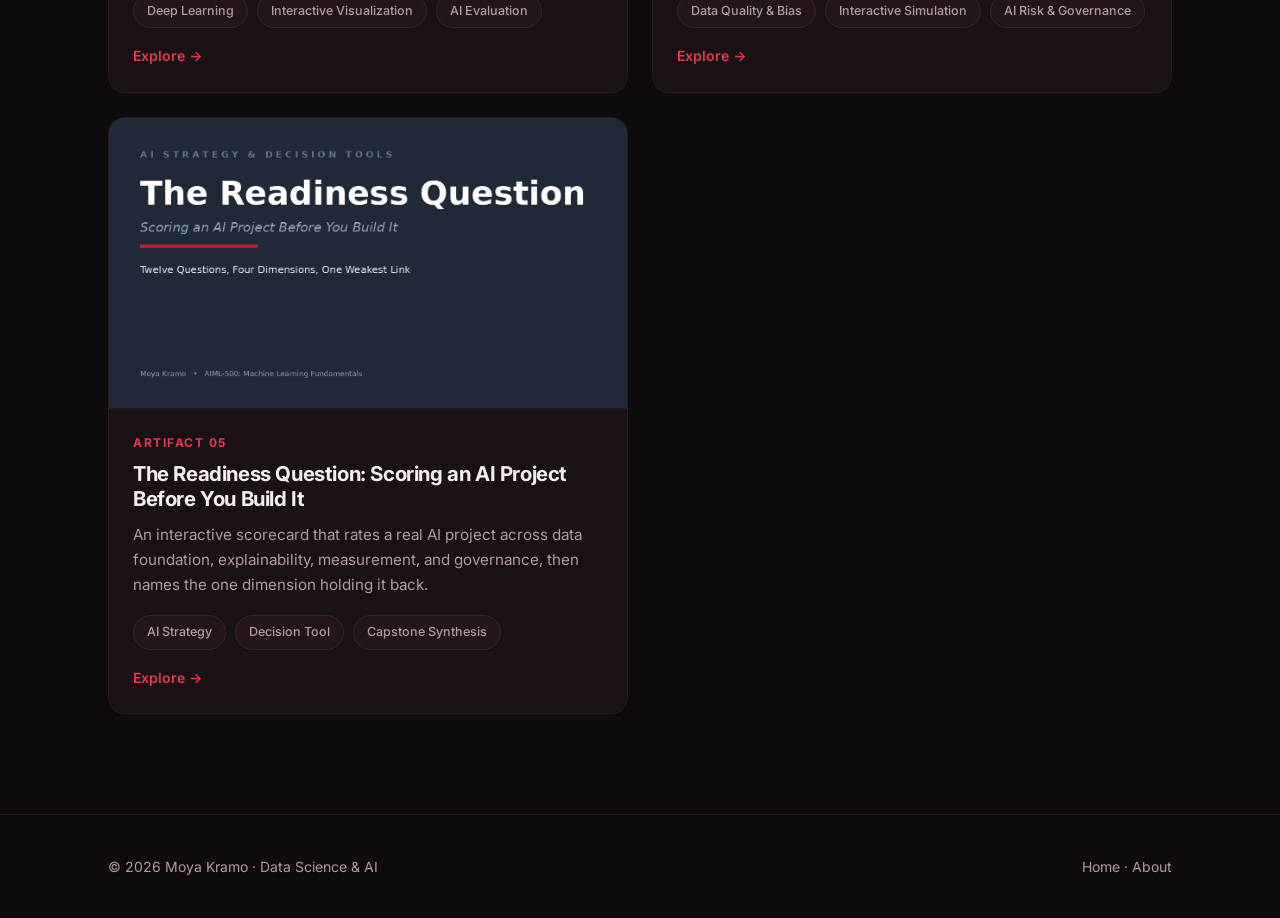
<file: artifacts.html>
<!DOCTYPE html>
<html lang="en">
<head>
  <meta charset="UTF-8" />
  <meta name="viewport" content="width=device-width, initial-scale=1.0" />
  <title>Artifacts · Moya Kramo</title>
  <meta name="description" content="A growing library of AI/ML artifacts by Moya Kramo, exploring AI, machine learning, and their practical applications." />
  <link rel="preconnect" href="https://fonts.googleapis.com" />
  <link rel="preconnect" href="https://fonts.gstatic.com" crossorigin />
  <link href="https://fonts.googleapis.com/css2?family=Inter:wght@400;500;600;700;800&display=swap" rel="stylesheet" />
  <link rel="stylesheet" href="assets/style.css" />
</head>
<body>
  <header class="site-header">
    <nav class="nav">
      <a class="brand" href="index.html">
        <span class="mark">MK</span>
        <span>Moya Kramo<small>Data Science &amp; AI</small></span>
      </a>
      <button class="nav-toggle" aria-label="Menu">&#9776;</button>
      <div class="nav-links">
        <a href="index.html">Home</a>
        <a href="about.html">About</a>
        <a href="artifacts.html" class="active">Artifacts</a>
      </div>
    </nav>
  </header>

  <main>
    <section class="hero" style="padding-bottom:30px;">
      <div class="wrap">
        <span class="eyebrow">Artifacts</span>
        <h1>A Growing <span class="accent">Library</span></h1>
        <p class="lead">
          A curated collection of resources exploring AI, machine learning, and their practical applications.
          New artifacts are added over time.
        </p>
      </div>
    </section>

    <section class="section" style="padding-top:20px;">
      <div class="wrap">
        <div class="art-grid">

          <!-- Artifact 01 -->
          <a class="art-card" href="artifact-01.html">
            <div class="art-thumb"><img src="assets/artifacts/ai-timeline-cover.png" alt="AI Timeline cover slide" /></div>
            <div class="art-body">
              <div class="art-index">ARTIFACT 01</div>
              <h3>The Evolution of AI: A Visual Timeline</h3>
              <p>Tracing AI across five eras: foundations, the two AI winters, deep learning, and the generative and agentic era.</p>
              <div class="pills" style="margin-bottom:16px;">
                <span class="pill">AI &amp; Machine Learning History</span>
                <span class="pill">Research</span>
                <span class="pill">Visual Communication</span>
              </div>
              <span class="art-more">Explore &rarr;</span>
            </div>
          </a>

          <!-- Artifact 02 -->
          <a class="art-card" href="artifact-02.html">
            <div class="art-thumb"><img src="assets/artifacts/artifact-02-cover.png" alt="StudyBridge AI study assistant cover" /></div>
            <div class="art-body">
              <div class="art-index">ARTIFACT 02</div>
              <h3>StudyBridge: Building an AI Study Assistant</h3>
              <p>A live AI chatbot for graduate and online learners, designed with a human-centered framework and tested against firm academic-integrity boundaries.</p>
              <div class="pills" style="margin-bottom:16px;">
                <span class="pill">Generative AI</span>
                <span class="pill">Prompt Engineering</span>
                <span class="pill">Design Thinking</span>
              </div>
              <span class="art-more">Explore &rarr;</span>
            </div>
          </a>

          <!-- Artifact 03 -->
          <a class="art-card" href="artifact-03.html">
            <div class="art-thumb"><img src="assets/artifacts/artifact-03-cover.png" alt="Inside the Black Box cover" /></div>
            <div class="art-body">
              <div class="art-index">ARTIFACT 03</div>
              <h3>Inside the Black Box: Neural Networks, Trust, and How to Measure What You Cannot See</h3>
              <p>Operate a live artificial neuron in your browser, meet the four core network architectures, and get a practical framework for measuring AI systems you cannot see inside.</p>
              <div class="pills" style="margin-bottom:16px;">
                <span class="pill">Deep Learning</span>
                <span class="pill">Interactive Visualization</span>
                <span class="pill">AI Evaluation</span>
              </div>
              <span class="art-more">Explore &rarr;</span>
            </div>
          </a>

          <!-- Artifact 04 -->
          <a class="art-card" href="artifact-04.html">
            <div class="art-thumb"><img src="assets/artifacts/artifact-04-cover.png" alt="Museum of AI Failures cover" /></div>
            <div class="art-body">
              <div class="art-index">ARTIFACT 04</div>
              <h3>Museum of AI Failures: A Walk-Through of How Machine Learning Breaks in Production</h3>
              <p>Six interactive exhibits let you break real machine learning systems yourself: skew a training set, launch a biased hiring model, or watch a recommender forget what it learned.</p>
              <div class="pills" style="margin-bottom:16px;">
                <span class="pill">Data Quality &amp; Bias</span>
                <span class="pill">Interactive Simulation</span>
                <span class="pill">AI Risk &amp; Governance</span>
              </div>
              <span class="art-more">Explore &rarr;</span>
            </div>
          </a>

          <!-- Artifact 05 -->
          <a class="art-card" href="artifact-05.html">
            <div class="art-thumb"><img src="assets/artifacts/artifact-05-cover.png" alt="The Readiness Question cover" /></div>
            <div class="art-body">
              <div class="art-index">ARTIFACT 05</div>
              <h3>The Readiness Question: Scoring an AI Project Before You Build It</h3>
              <p>An interactive scorecard that rates a real AI project across data foundation, explainability, measurement, and governance, then names the one dimension holding it back.</p>
              <div class="pills" style="margin-bottom:16px;">
                <span class="pill">AI Strategy</span>
                <span class="pill">Decision Tool</span>
                <span class="pill">Capstone Synthesis</span>
              </div>
              <span class="art-more">Explore &rarr;</span>
            </div>
          </a>

        </div>
      </div>
    </section>
  </main>

  <footer class="site-footer">
    <div class="wrap">
      <div>&copy; 2026 Moya Kramo · Data Science &amp; AI</div>
      <div><a href="index.html">Home</a> · <a href="about.html">About</a></div>
    </div>
  </footer>

  <script src="assets/main.js"></script>
</body>
</html>
</file>
<file: assets/style.css>
/* ============================================================
   Moya Kramo — Portfolio
   Dark burgundy / red theme
   ============================================================ */

:root {
  /* backgrounds */
  --bg:        #0f0a0c;
  --bg-alt:    #140d10;
  --surface:   #1a1114;
  --surface-2: #22161a;
  --border:    #3a2329;
  --border-soft: #2a1a1f;

  /* brand — burgundy / red */
  --burgundy:  #6e1423;
  --burgundy-2:#8d1c2e;
  --red:       #c1121f;
  --red-bright:#e63950;
  --accent:    #b81d3a;
  --grad: linear-gradient(135deg, #7a1526 0%, #b81d3a 55%, #d6294a 100%);
  --grad-soft: linear-gradient(135deg, rgba(122,21,38,.20), rgba(214,41,74,.14));

  /* text */
  --text:      #f4eef0;
  --muted:     #b39aa1;
  --muted-2:   #8b757c;

  /* system */
  --radius:    16px;
  --radius-sm: 10px;
  --maxw:      1120px;
  --shadow:    0 18px 40px -18px rgba(0,0,0,.75);
  --font: "Inter", -apple-system, BlinkMacSystemFont, "Segoe UI", Roboto, Helvetica, Arial, sans-serif;
}

* { box-sizing: border-box; }

html { scroll-behavior: smooth; scroll-padding-top: 96px; }

body {
  margin: 0;
  font-family: var(--font);
  background: var(--bg);
  color: var(--text);
  line-height: 1.65;
  -webkit-font-smoothing: antialiased;
  text-rendering: optimizeLegibility;
}

/* ambient glow */
body::before {
  content: "";
  position: fixed;
  inset: 0;
  z-index: -1;
  background:
    radial-gradient(60% 50% at 82% -5%, rgba(184,29,58,.16), transparent 60%),
    radial-gradient(55% 45% at 5% 8%, rgba(110,20,35,.18), transparent 55%);
  pointer-events: none;
}

a { color: inherit; text-decoration: none; }
img { max-width: 100%; display: block; }

.wrap { max-width: var(--maxw); margin: 0 auto; padding: 0 28px; }

/* ---------- header ---------- */
.site-header {
  position: sticky; top: 0; z-index: 50;
  backdrop-filter: blur(14px);
  background: rgba(15,10,12,.72);
  border-bottom: 1px solid var(--border-soft);
}
.nav {
  max-width: var(--maxw); margin: 0 auto;
  display: flex; align-items: center; justify-content: space-between;
  padding: 16px 28px;
}
.brand { display: flex; align-items: center; gap: 12px; font-weight: 700; letter-spacing: .2px; }
.brand .mark {
  width: 34px; height: 34px; border-radius: 9px;
  background: var(--grad);
  display: grid; place-items: center;
  font-size: 15px; font-weight: 800; color: #fff;
  box-shadow: 0 6px 18px -6px rgba(214,41,74,.7);
}
.brand small { display: block; font-weight: 500; color: var(--muted); font-size: 12px; letter-spacing: .3px; }
.nav-links { display: flex; gap: 8px; align-items: center; }
.nav-links a {
  padding: 8px 14px; border-radius: 999px; color: var(--muted);
  font-size: 14.5px; font-weight: 500; transition: .18s;
}
.nav-links a:hover { color: var(--text); background: var(--surface); }
.nav-links a.active { color: var(--text); background: var(--grad-soft); border: 1px solid var(--border); }
.nav-toggle { display: none; background: none; border: 0; color: var(--text); font-size: 24px; cursor: pointer; }

/* ---------- hero ---------- */
.hero { padding: 110px 0 70px; }
.eyebrow {
  display: inline-flex; align-items: center; gap: 9px;
  font-size: 13px; letter-spacing: 1.6px; text-transform: uppercase;
  color: var(--red-bright); font-weight: 600; margin-bottom: 22px;
}
.eyebrow::before { content:""; width: 26px; height: 1.5px; background: var(--red-bright); display:inline-block; }
.hero h1 {
  font-size: clamp(2.4rem, 5.4vw, 4rem);
  line-height: 1.05; margin: 0 0 22px; letter-spacing: -1.4px; font-weight: 800;
}
.hero h1 .accent {
  background: var(--grad);
  -webkit-background-clip: text; background-clip: text; color: transparent;
}
.hero p.lead {
  font-size: clamp(1.05rem, 1.8vw, 1.28rem);
  color: var(--muted); max-width: 680px; margin: 0 0 34px;
}
.cta-row { display: flex; gap: 14px; flex-wrap: wrap; }

/* ---------- buttons ---------- */
.btn {
  display: inline-flex; align-items: center; gap: 10px;
  padding: 13px 24px; border-radius: 12px; font-weight: 600; font-size: 15px;
  cursor: pointer; border: 1px solid transparent; transition: .2s;
}
.btn-primary { background: var(--grad); color: #fff; box-shadow: 0 12px 28px -12px rgba(214,41,74,.8); }
.btn-primary:hover { transform: translateY(-2px); box-shadow: 0 18px 34px -12px rgba(214,41,74,.9); }
.btn-ghost { background: var(--surface); border-color: var(--border); color: var(--text); }
.btn-ghost:hover { border-color: var(--accent); background: var(--surface-2); }

/* ---------- section headings ---------- */
.section { padding: 60px 0; }
.section-head { margin-bottom: 40px; }
.section-head .kicker {
  color: var(--red-bright); font-size: 13px; font-weight: 600;
  letter-spacing: 1.4px; text-transform: uppercase; margin-bottom: 12px;
}
.section-head h2 { font-size: clamp(1.7rem, 3vw, 2.35rem); margin: 0 0 14px; letter-spacing: -.6px; }
.section-head p { color: var(--muted); max-width: 640px; margin: 0; font-size: 1.05rem; }

/* ---------- value prop cards ---------- */
.value-grid { display: grid; grid-template-columns: repeat(3,1fr); gap: 20px; }
.value-card {
  background: var(--surface); border: 1px solid var(--border-soft);
  border-radius: var(--radius); padding: 28px 24px; transition: .2s;
}
.value-card:hover { border-color: var(--border); transform: translateY(-3px); box-shadow: var(--shadow); }
.value-card .num {
  font-size: 13px; font-weight: 700; color: var(--red-bright);
  letter-spacing: 1px;
}
.value-card h3 { margin: 14px 0 8px; font-size: 1.15rem; }
.value-card p { color: var(--muted); margin: 0; font-size: .96rem; }

/* ---------- statement band ---------- */
.statement {
  background: var(--grad-soft);
  border: 1px solid var(--border); border-radius: var(--radius);
  padding: 46px 44px; margin-top: 8px;
}
.statement p { font-size: clamp(1.15rem, 2.1vw, 1.5rem); margin: 0; line-height: 1.5; letter-spacing: -.3px; }
.statement .accent { color: var(--red-bright); font-weight: 600; }

/* ---------- artifact grid ---------- */
.art-grid { display: grid; grid-template-columns: repeat(2,1fr); gap: 24px; }
.art-card {
  background: var(--surface); border: 1px solid var(--border-soft);
  border-radius: var(--radius); overflow: hidden; transition: .22s; display: flex; flex-direction: column;
}
.art-card:hover { border-color: var(--accent); transform: translateY(-4px); box-shadow: var(--shadow); }
.art-thumb { aspect-ratio: 16/9; overflow: hidden; border-bottom: 1px solid var(--border-soft); background: #11151c; }
.art-thumb img { width: 100%; height: 100%; object-fit: cover; transition: .3s; }
.art-card:hover .art-thumb img { transform: scale(1.04); }
.art-body { padding: 24px; display: flex; flex-direction: column; flex: 1; }
.art-index { font-size: 12px; font-weight: 700; color: var(--red-bright); letter-spacing: 1.5px; }
.art-body h3 { margin: 8px 0 10px; font-size: 1.28rem; letter-spacing: -.4px; line-height: 1.25; }
.art-body p { color: var(--muted); font-size: .95rem; margin: 0 0 18px; flex: 1; }
.art-more { color: var(--red-bright); font-weight: 600; font-size: 14px; display: inline-flex; gap: 7px; }
.art-card:hover .art-more { gap: 11px; }

.art-card.soon { opacity: .55; pointer-events: none; }
.art-card.soon .art-thumb {
  display: grid; place-items: center; aspect-ratio: 16/9;
  background: repeating-linear-gradient(135deg, #1a1114, #1a1114 12px, #17100f 12px, #17100f 24px);
  color: var(--muted-2); font-size: 14px; letter-spacing: 1px; text-transform: uppercase;
}

/* ---------- tag pills ---------- */
.pills { display: flex; flex-wrap: wrap; gap: 9px; }
.pill {
  font-size: 12.5px; font-weight: 500; padding: 6px 13px; border-radius: 999px;
  background: var(--surface-2); border: 1px solid var(--border); color: var(--muted);
}
.pill.brand { background: var(--grad); color: #fff; border-color: transparent; }

/* ============================================================
   Artifact detail layout
   ============================================================ */
.detail { display: grid; grid-template-columns: 232px 1fr; gap: 48px; align-items: start; padding: 48px 0 90px; }

.side-nav { position: sticky; top: 100px; }
.side-nav .back {
  display: inline-flex; align-items: center; gap: 8px; color: var(--muted);
  font-size: 14px; margin-bottom: 26px; padding: 8px 14px; border-radius: 999px;
  border: 1px solid var(--border-soft); transition: .18s;
}
.side-nav .back:hover { color: var(--text); border-color: var(--border); }
.side-nav ul { list-style: none; margin: 0; padding: 0; border-left: 1px solid var(--border-soft); }
.side-nav li a {
  display: block; padding: 9px 0 9px 18px; margin-left: -1px; color: var(--muted);
  font-size: 14.5px; border-left: 2px solid transparent; transition: .16s;
}
.side-nav li a:hover { color: var(--text); }
.side-nav li a.active { color: var(--red-bright); border-left-color: var(--red-bright); font-weight: 600; }

.detail-main { min-width: 0; }
.detail-header .pills { margin: 20px 0 26px; }
.detail-header h1 { font-size: clamp(2rem, 4vw, 3rem); letter-spacing: -1.2px; margin: 0; line-height: 1.08; }
.detail-header .sub { color: var(--muted); font-size: 1.1rem; margin: 16px 0 0; }

.doc-actions { display: flex; gap: 12px; flex-wrap: wrap; margin: 28px 0 10px; }

.art-section { padding: 34px 0; border-top: 1px solid var(--border-soft); scroll-margin-top: 96px; }
.art-section:first-of-type { border-top: 0; }
.art-section h2 {
  font-size: 1.4rem; margin: 0 0 16px; letter-spacing: -.4px;
  display: flex; align-items: center; gap: 12px;
}
.art-section h2::before {
  content: ""; width: 8px; height: 8px; border-radius: 2px; background: var(--grad); flex: none;
}
.art-section p { color: #d8ccd0; margin: 0 0 14px; }
.art-section ul { margin: 6px 0 0; padding-left: 0; list-style: none; }
.art-section ul li {
  position: relative; padding-left: 26px; margin-bottom: 12px; color: #d8ccd0;
}
.art-section ul li::before {
  content: ""; position: absolute; left: 4px; top: 11px;
  width: 7px; height: 7px; border-radius: 999px; background: var(--red-bright);
}

/* pdf embed */
.pdf-frame {
  width: 100%; aspect-ratio: 16/10; border: 1px solid var(--border);
  border-radius: var(--radius); background: #0b0e13; margin: 6px 0 0; box-shadow: var(--shadow);
}
.pdf-note { color: var(--muted-2); font-size: 13px; margin-top: 12px; }

/* ---------- footer ---------- */
.site-footer {
  border-top: 1px solid var(--border-soft); margin-top: 40px;
  padding: 40px 0; color: var(--muted); font-size: 14px;
}
.site-footer .wrap { display: flex; justify-content: space-between; align-items: center; gap: 20px; flex-wrap: wrap; }
.site-footer a:hover { color: var(--text); }

/* ---------- responsive ---------- */
@media (max-width: 860px) {
  .nav-links { display: none; }
  .nav-toggle { display: block; }
  .nav-links.open {
    display: flex; flex-direction: column; position: absolute; top: 64px; right: 20px;
    background: var(--surface); border: 1px solid var(--border); border-radius: 14px; padding: 10px; gap: 4px;
    box-shadow: var(--shadow);
  }
  .value-grid { grid-template-columns: 1fr; }
  .art-grid { grid-template-columns: 1fr; }
  .detail { grid-template-columns: 1fr; gap: 20px; }
  .side-nav { position: static; }
  .side-nav ul { display: none; }
  .statement { padding: 32px 24px; }
  .hero { padding: 70px 0 40px; }
}
</file>
